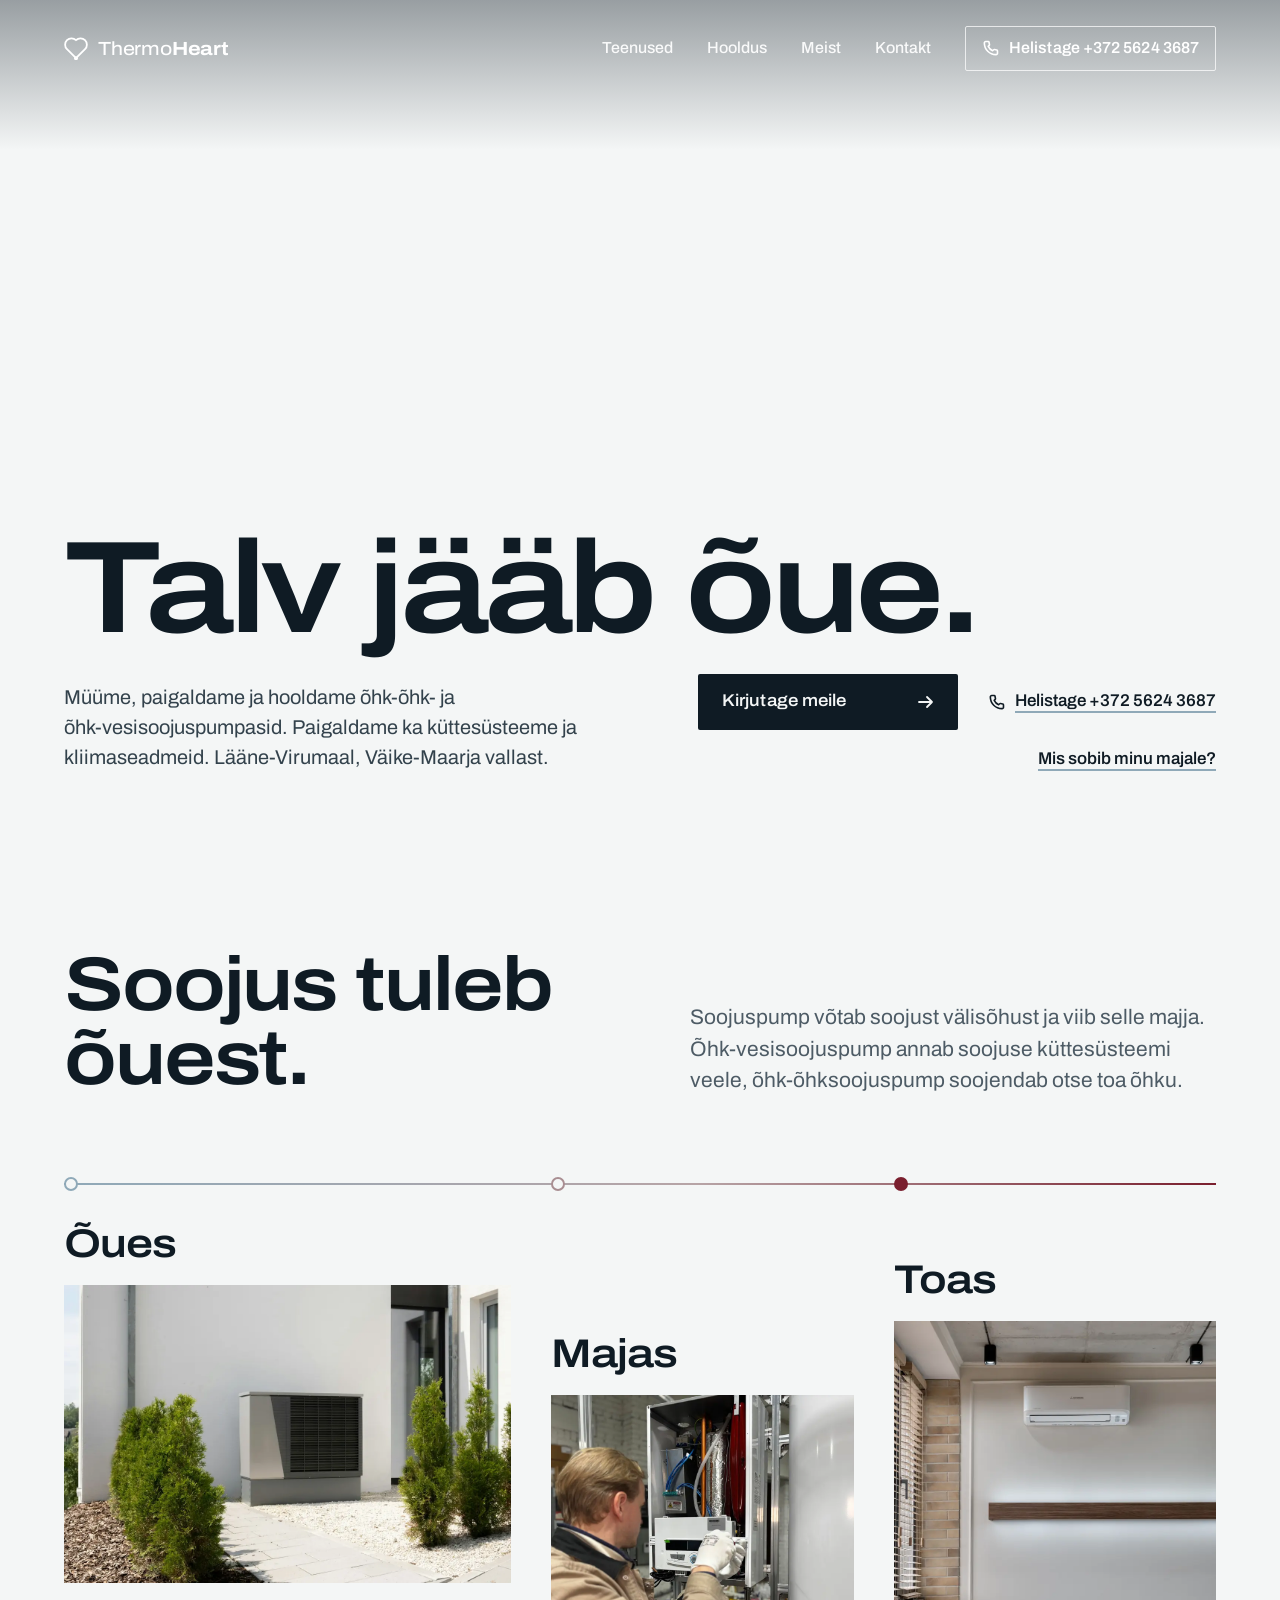
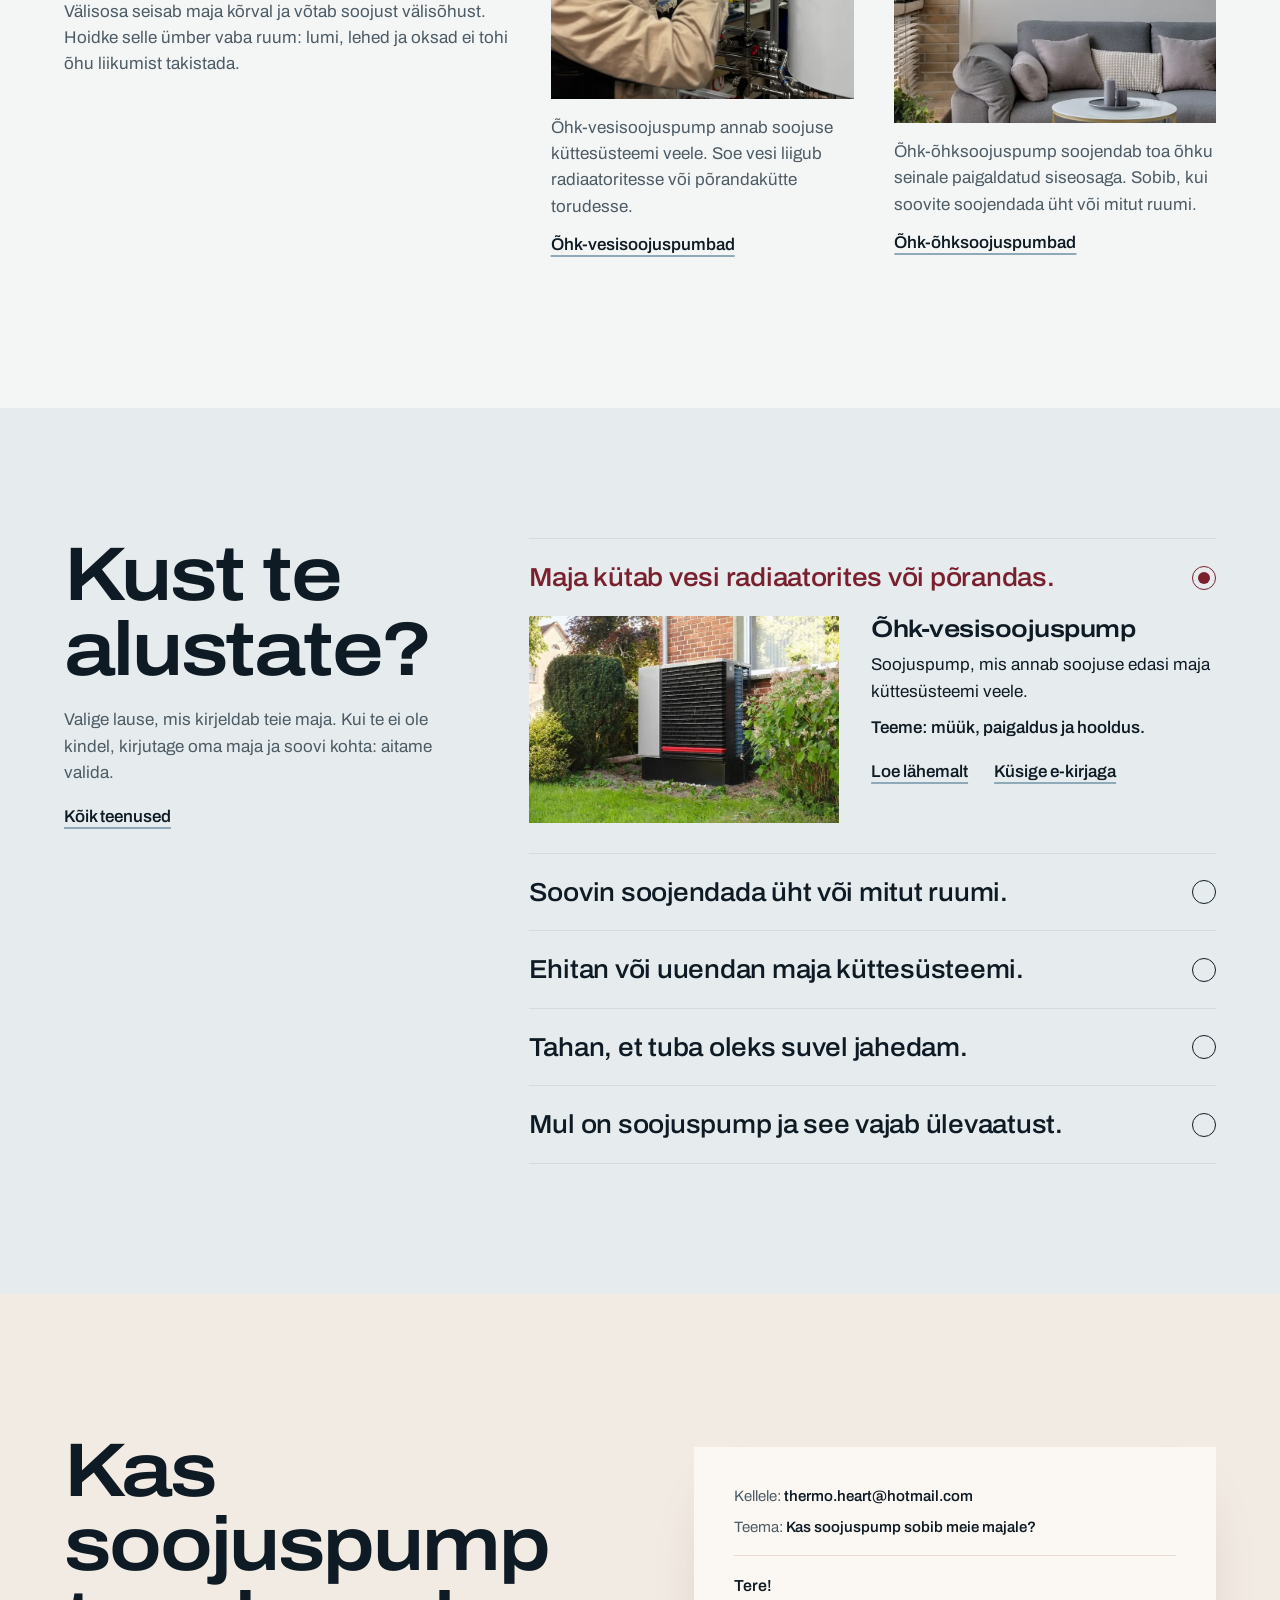
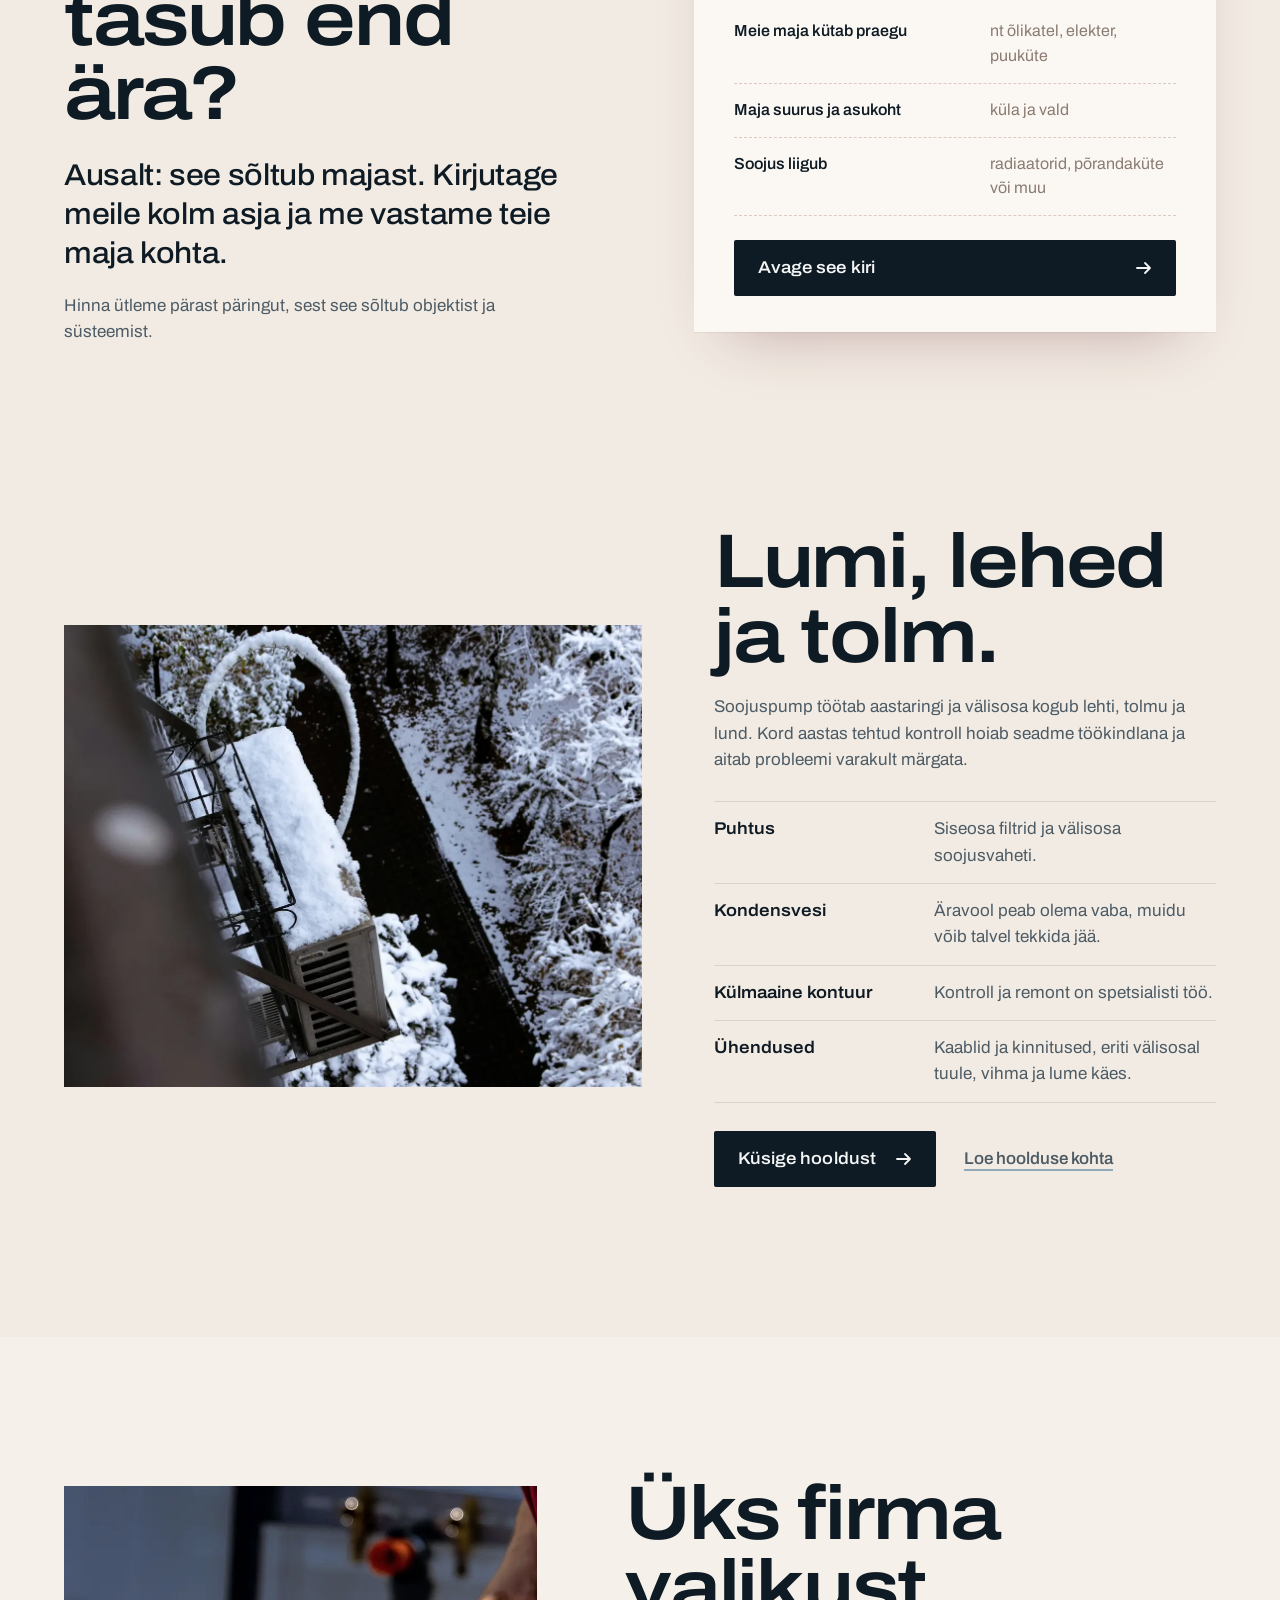
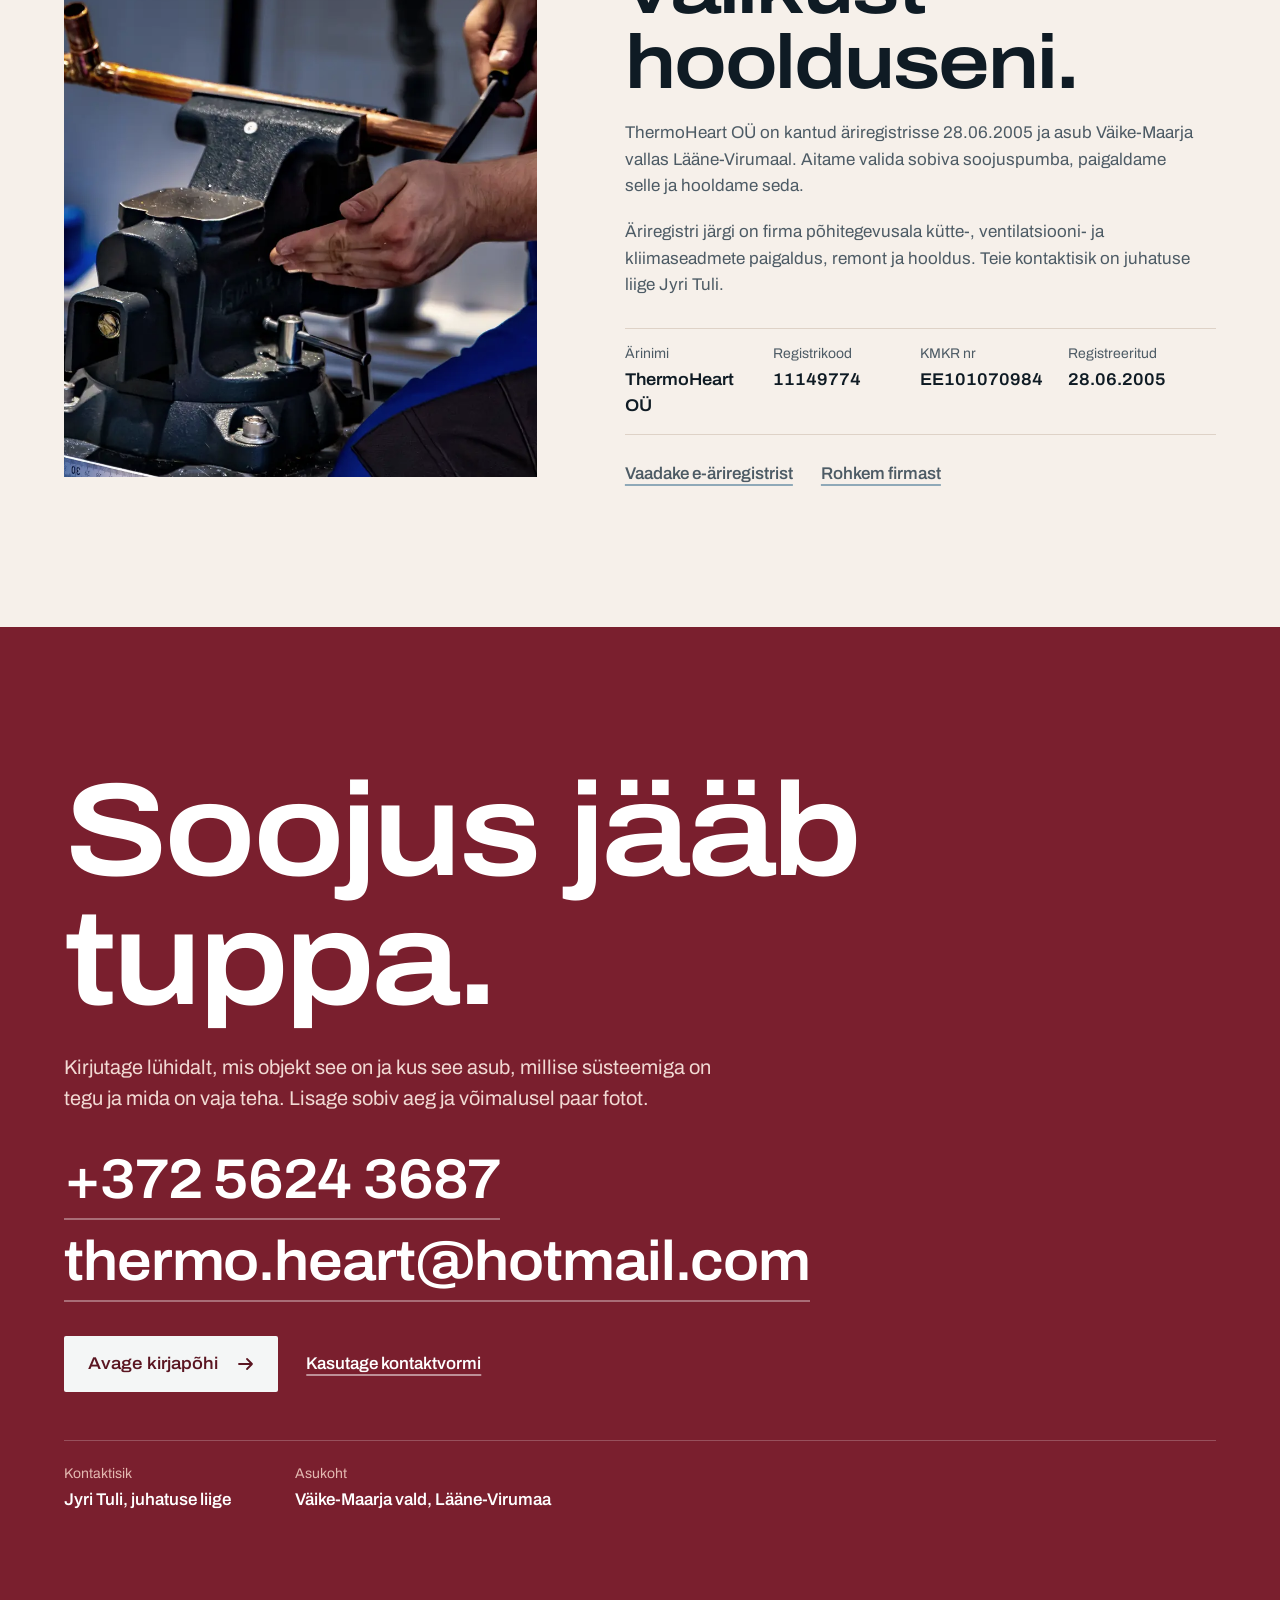
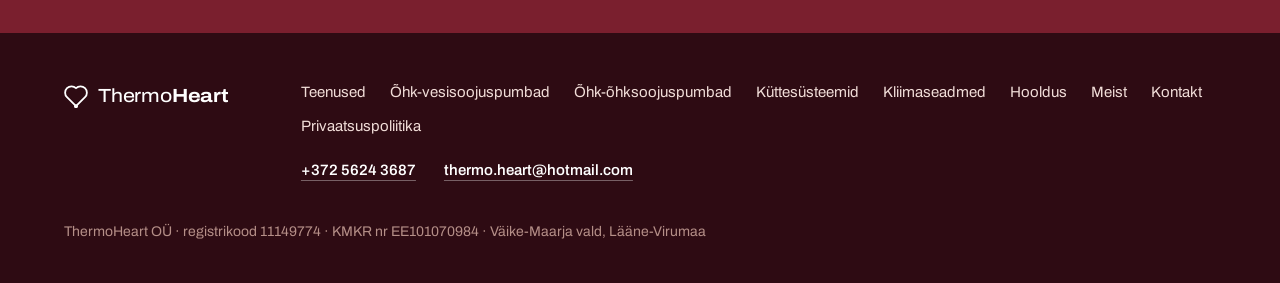
<file: index.html>
<!doctype html>
<html lang="et">
<head>
<meta charset="utf-8">
<meta name="viewport" content="width=device-width, initial-scale=1, viewport-fit=cover">
<title>ThermoHeart OÜ: soojuspumbad ja küte Lääne-Virumaal</title>
<meta name="description" content="Õhk-õhk- ja õhk-vesisoojuspumpade müük, paigaldus ja hooldus, kliimaseadmete ja küttesüsteemide paigaldus. ThermoHeart OÜ, Väike-Maarja vald, Lääne-Virumaa.">
<meta name="robots" content="noindex">
<link rel="canonical" href="https://www.thermoheart.ee/">
<meta property="og:type" content="website">
<meta property="og:locale" content="et_EE">
<meta property="og:site_name" content="ThermoHeart OÜ">
<meta property="og:title" content="ThermoHeart OÜ: soojuspumbad ja küte Lääne-Virumaal">
<meta property="og:description" content="Õhk-õhk- ja õhk-vesisoojuspumpade müük, paigaldus ja hooldus, kliimaseadmete ja küttesüsteemide paigaldus. ThermoHeart OÜ, Väike-Maarja vald, Lääne-Virumaa.">
<meta name="theme-color" content="#F4F6F6">
<link rel="icon" type="image/svg+xml" href="data:image/svg+xml,%3Csvg%20xmlns='http://www.w3.org/2000/svg'%20viewBox='0%200%2064%2064'%3E%3Crect%20width='64'%20height='64'%20rx='14'%20fill='%237A1F2E'/%3E%3Cpath%20d='M32%2053%20L10.79%2031.79%20A15%2015%200%200%201%2032%2010.57%20A15%2015%200%200%201%2053.21%2031.79%20Z'%20fill='none'%20stroke='%23F2EDE4'%20stroke-width='4.2'%20stroke-linejoin='round'/%3E%3Ccircle%20cx='32'%20cy='53'%20r='4'%20fill='%23F2EDE4'/%3E%3C/svg%3E">
<link rel="preload" href="fonts/archivo-latin.woff2" as="font" type="font/woff2" crossorigin>
<link rel="stylesheet" href="css/home.css">
<script>document.documentElement.className+=' js';</script>
<script src="js/home.js" defer></script>
<script type="application/ld+json">
{
  "@context": "https://schema.org",
  "@type": "HVACBusiness",
  "name": "ThermoHeart OÜ",
  "legalName": "ThermoHeart OÜ",
  "email": "thermo.heart@hotmail.com",
  "telephone": "+372 5624 3687",
  "foundingDate": "2005-06-28",
  "vatID": "EE101070984",
  "identifier": {
    "@type": "PropertyValue",
    "propertyID": "registrikood",
    "value": "11149774"
  },
  "address": {
    "@type": "PostalAddress",
    "addressLocality": "Väike-Maarja vald",
    "addressRegion": "Lääne-Viru maakond",
    "addressCountry": "EE"
  },
  "employee": {
    "@type": "Person",
    "name": "Jyri Tuli",
    "jobTitle": "Juhatuse liige"
  }
}
</script>
</head>
<body>
<a class="skip" href="#sisu">Põhisisu juurde</a>

<header class="mast">
  <a class="mark" href="index.html" aria-label="ThermoHeart OÜ, avaleht">
    <svg viewBox="40 70 320 305" aria-hidden="true" focusable="false"><path d="M200 352 L79.79 231.79 A85 85 0 0 1 200 111.58 A85 85 0 0 1 320.21 231.79 Z" fill="none" stroke="#fff" stroke-width="24" stroke-linejoin="round"/><circle cx="200" cy="352" r="26" fill="#fff"/></svg>
    <span>Thermo<b>Heart</b></span>
  </a>
  <nav class="mast-nav" aria-label="Põhimenüü">
    <a href="teenused.html">Teenused</a>
    <a href="hooldus.html">Hooldus</a>
    <a href="meist.html">Meist</a>
    <a href="kontakt.html">Kontakt</a>
    <a class="mast-tel" href="tel:+37256243687"><svg viewBox="0 0 20 20" aria-hidden="true" focusable="false"><path d="M4.2 2.8h2.6a1 1 0 0 1 1 .8l.5 2.6a1 1 0 0 1-.3.9L6.9 8.2a10.5 10.5 0 0 0 4.9 4.9l1.1-1.1a1 1 0 0 1 .9-.3l2.6.5a1 1 0 0 1 .8 1v2.6a1.6 1.6 0 0 1-1.7 1.6A12.9 12.9 0 0 1 2.6 4.5 1.6 1.6 0 0 1 4.2 2.8z" fill="none" stroke="currentColor" stroke-width="1.8" stroke-linecap="round" stroke-linejoin="round"/></svg><span>Helistage <span class="nw">+372 5624 3687</span></span></a>
  </nav>
  <div class="mast-end">
    <a class="mast-call" href="tel:+37256243687" aria-label="Helistage +372 5624 3687"><svg viewBox="0 0 20 20" aria-hidden="true" focusable="false"><path d="M4.2 2.8h2.6a1 1 0 0 1 1 .8l.5 2.6a1 1 0 0 1-.3.9L6.9 8.2a10.5 10.5 0 0 0 4.9 4.9l1.1-1.1a1 1 0 0 1 .9-.3l2.6.5a1 1 0 0 1 .8 1v2.6a1.6 1.6 0 0 1-1.7 1.6A12.9 12.9 0 0 1 2.6 4.5 1.6 1.6 0 0 1 4.2 2.8z" fill="none" stroke="currentColor" stroke-width="1.8" stroke-linecap="round" stroke-linejoin="round"/></svg></a>
    <button class="menu-open" type="button" aria-expanded="false" aria-controls="menu"><span class="menu-txt">Menüü</span><span aria-hidden="true"></span></button>
  </div>
</header>

<div class="sheet" id="menu" hidden>
  <div class="sheet-top">
    <a class="mark" href="index.html" aria-label="ThermoHeart OÜ, avaleht">
      <svg viewBox="40 70 320 305" aria-hidden="true" focusable="false"><path d="M200 352 L79.79 231.79 A85 85 0 0 1 200 111.58 A85 85 0 0 1 320.21 231.79 Z" fill="none" stroke="#7A1F2E" stroke-width="24" stroke-linejoin="round"/><circle cx="200" cy="352" r="26" fill="#7A1F2E"/></svg>
      <span>Thermo<b>Heart</b></span>
    </a>
    <button class="sheet-close" type="button" aria-controls="menu" aria-expanded="true">Sulge</button>
  </div>
  <nav aria-label="Põhimenüü">
    <a href="teenused.html">Teenused</a>
    <a href="ohk-vesi-soojuspumbad.html">Õhk-vesisoojuspumbad</a>
    <a href="ohk-ohk-soojuspumbad.html">Õhk-õhksoojuspumbad</a>
    <a href="hooldus.html">Hooldus</a>
    <a href="meist.html">Meist</a>
    <a href="kontakt.html">Kontakt</a>
  </nav>
  <p class="sheet-foot"><a class="sheet-tel" href="tel:+37256243687"><svg viewBox="0 0 20 20" aria-hidden="true" focusable="false"><path d="M4.2 2.8h2.6a1 1 0 0 1 1 .8l.5 2.6a1 1 0 0 1-.3.9L6.9 8.2a10.5 10.5 0 0 0 4.9 4.9l1.1-1.1a1 1 0 0 1 .9-.3l2.6.5a1 1 0 0 1 .8 1v2.6a1.6 1.6 0 0 1-1.7 1.6A12.9 12.9 0 0 1 2.6 4.5 1.6 1.6 0 0 1 4.2 2.8z" fill="none" stroke="currentColor" stroke-width="1.8" stroke-linecap="round" stroke-linejoin="round"/></svg><span>Helistage <span class="nw">+372 5624 3687</span></span></a>Kirjutage: <a href="mailto:thermo.heart@hotmail.com">thermo.heart@hotmail.com</a><br><span class="nw">Väike-Maarja</span> vald, <span class="nw">Lääne-Virumaa</span></p>
</div>

<main id="sisu">

  <section class="hero" aria-labelledby="h1">
    <picture class="hero-photo">
      <source media="(max-width: 760px)" srcset="img/v2-talv-900.webp" width="900" height="1440">
      <img src="img/v2-talv-2000.webp" width="2000" height="1231" fetchpriority="high" decoding="async" alt="Maamaja lumise põllu taga, puud härmas, talvine pärastlõuna">
    </picture>
    <div class="hero-copy">
      <h1 id="h1"><span>Talv jääb</span> <span>õue.</span></h1>
      <p class="hero-lead">Müüme, paigaldame ja hooldame <span class="nw">õhk-õhk-</span> ja <span class="nw">õhk-vesisoojuspumpasid</span>. Paigaldame ka küttesüsteeme ja kliimaseadmeid. <span class="nw">Lääne-Virumaal</span>, <span class="nw">Väike-Maarja</span> vallast.</p>
      <div class="hero-act">
        <a class="btn" href="mailto:thermo.heart@hotmail.com?subject=Hinnap%C3%A4ring&amp;body=Tere%21%0D%0A%0D%0AObjekt%20ja%20asukoht%20%28nt%20eramu%20v%C3%B5i%20talu%2C%20k%C3%BCla%20ja%20vald%29%3A%0D%0A%0D%0AS%C3%BCsteem%20%28nt%20%C3%B5hk-vesisoojuspump%2C%20k%C3%BCttes%C3%BCsteem%2C%20kliimaseade%29%3A%0D%0A%0D%0AMida%20on%20vaja%20teha%20%28nt%20paigaldus%2C%20hooldus%2C%20remont%29%3A%0D%0A%0D%0AMulle%20sobiv%20aeg%3A%0D%0A%0D%0ANimi%20ja%20telefon%3A%0D%0A">Kirjutage meile <svg viewBox="0 0 20 20" aria-hidden="true" focusable="false"><path d="M3 10h13M11 5l5 5-5 5" fill="none" stroke="currentColor" stroke-width="1.8" stroke-linecap="round" stroke-linejoin="round"/></svg></a>
        <a class="tlink tel" href="tel:+37256243687"><svg viewBox="0 0 20 20" aria-hidden="true" focusable="false"><path d="M4.2 2.8h2.6a1 1 0 0 1 1 .8l.5 2.6a1 1 0 0 1-.3.9L6.9 8.2a10.5 10.5 0 0 0 4.9 4.9l1.1-1.1a1 1 0 0 1 .9-.3l2.6.5a1 1 0 0 1 .8 1v2.6a1.6 1.6 0 0 1-1.7 1.6A12.9 12.9 0 0 1 2.6 4.5 1.6 1.6 0 0 1 4.2 2.8z" fill="none" stroke="currentColor" stroke-width="1.8" stroke-linecap="round" stroke-linejoin="round"/></svg><span>Helistage <span class="nw">+372 5624 3687</span></span></a>
        <a class="tlink" href="#valik">Mis sobib minu majale?</a>
      </div>
    </div>
  </section>

  <section class="path" aria-labelledby="path-h">
    <div class="wrap">
      <div class="path-head">
        <h2 id="path-h">Soojus tuleb õuest.</h2>
        <p class="lead">Soojuspump võtab soojust välisõhust ja viib selle majja. Õhk-vesisoojuspump annab soojuse küttesüsteemi veele, õhk-õhksoojuspump soojendab otse toa õhku.</p>
      </div>
      <ol class="stations">
        <li class="st st--out">
          <h3>Õues</h3>
          <figure><img src="img/v2-oues.webp" width="1200" height="800" loading="lazy" decoding="async" alt="Õhk-vesisoojuspumba välisosa valge maja seina ääres, ümber tujad"></figure>
          <p>Välisosa seisab maja kõrval ja võtab soojust välisõhust. Hoidke selle ümber vaba ruum: lumi, lehed ja oksad ei tohi õhu liikumist takistada.</p>
        </li>
        <li class="st st--in">
          <h3>Majas</h3>
          <figure><img src="img/v2-majas.webp" width="900" height="900" loading="lazy" decoding="async" alt="Tehnik paigaldamas küttesüsteemi seadet tehnoruumis"></figure>
          <p>Õhk-vesisoojuspump annab soojuse küttesüsteemi veele. Soe vesi liigub radiaatoritesse või põrandakütte torudesse.</p>
          <a class="tlink" href="ohk-vesi-soojuspumbad.html">Õhk-vesisoojuspumbad</a>
        </li>
        <li class="st st--room">
          <h3>Toas</h3>
          <figure><img src="img/v2-toas.webp" width="860" height="1075" loading="lazy" decoding="async" alt="Elutuba diivaniga, seinal siseosa"></figure>
          <p>Õhk-õhksoojuspump soojendab toa õhku seinale paigaldatud siseosaga. Sobib, kui soovite soojendada üht või mitut ruumi.</p>
          <a class="tlink" href="ohk-ohk-soojuspumbad.html">Õhk-õhksoojuspumbad</a>
        </li>
      </ol>
    </div>
  </section>

  <section class="pick" id="valik" aria-labelledby="pick-h">
    <div class="wrap pick-grid">
      <div class="pick-head">
        <h2 id="pick-h">Kust te alustate?</h2>
        <p>Valige lause, mis kirjeldab teie maja. Kui te ei ole kindel, kirjutage oma maja ja soovi kohta: aitame valida.</p>
        <a class="tlink" href="teenused.html">Kõik teenused</a>
      </div>
      <div class="pick-list">
        <details class="opt" name="valik" open>
          <summary><span>Maja kütab vesi radiaatorites või põrandas.</span><span class="opt-dot" aria-hidden="true"></span></summary>
          <div class="opt-a">
            <figure><img src="img/hero-800.webp" width="800" height="533" loading="lazy" decoding="async" alt="Õhk-vesisoojuspumba välisosa tellisseinaga maja ees aias"></figure>
            <div>
              <p class="opt-sys">Õhk-vesisoojuspump</p>
              <p>Soojuspump, mis annab soojuse edasi maja küttesüsteemi veele.</p>
              <p class="opt-do">Teeme: müük, paigaldus ja hooldus.</p>
              <p class="row"><a class="tlink" href="ohk-vesi-soojuspumbad.html">Loe lähemalt</a><a class="tlink" href="mailto:thermo.heart@hotmail.com?subject=K%C3%BCsimus%3A%20%C3%B5hk-vesisoojuspump&amp;body=Tere%21%0D%0A%0D%0AObjekt%20ja%20asukoht%3A%0D%0A%0D%0AMinu%20k%C3%BCsimus%3A%0D%0A%0D%0ANimi%20ja%20telefon%3A%0D%0A">Küsige e-kirjaga</a></p>
            </div>
          </div>
        </details>
        <details class="opt" name="valik">
          <summary><span>Soovin soojendada üht või mitut ruumi.</span><span class="opt-dot" aria-hidden="true"></span></summary>
          <div class="opt-a">
            <figure><img src="img/air-air-800.webp" width="800" height="534" loading="lazy" decoding="async" alt="Valgele seinale kinnitatud õhk-õhksoojuspumba välisosa sinise taeva taustal"></figure>
            <div>
              <p class="opt-sys">Õhk-õhksoojuspump</p>
              <p>Seinale paigaldatav soojuspump, mis soojendab toa õhku.</p>
              <p class="opt-do">Teeme: müük, paigaldus, hooldus ja remont.</p>
              <p class="row"><a class="tlink" href="ohk-ohk-soojuspumbad.html">Loe lähemalt</a><a class="tlink" href="mailto:thermo.heart@hotmail.com?subject=K%C3%BCsimus%3A%20%C3%B5hk-%C3%B5hksoojuspump&amp;body=Tere%21%0D%0A%0D%0AObjekt%20ja%20asukoht%3A%0D%0A%0D%0AMinu%20k%C3%BCsimus%3A%0D%0A%0D%0ANimi%20ja%20telefon%3A%0D%0A">Küsige e-kirjaga</a></p>
            </div>
          </div>
        </details>
        <details class="opt" name="valik">
          <summary><span>Ehitan või uuendan maja küttesüsteemi.</span><span class="opt-dot" aria-hidden="true"></span></summary>
          <div class="opt-a">
            <figure><img src="img/heating-800.webp" width="800" height="534" loading="lazy" decoding="async" alt="Küttesüsteemi jaotur torude, tsirkulatsioonipumba ja ventiilidega"></figure>
            <div>
              <p class="opt-sys">Küttesüsteem</p>
              <p>Torustik, jaotur ja pumbad, mis viivad soojuse ruumidesse.</p>
              <p class="opt-do">Teeme: paigaldus. Müügi ja hoolduse kohta küsige.</p>
              <p class="row"><a class="tlink" href="kuttesusteemid.html">Loe lähemalt</a><a class="tlink" href="mailto:thermo.heart@hotmail.com?subject=K%C3%BCsimus%3A%20k%C3%BCttes%C3%BCsteem&amp;body=Tere%21%0D%0A%0D%0AObjekt%20ja%20asukoht%3A%0D%0A%0D%0AMinu%20k%C3%BCsimus%3A%0D%0A%0D%0ANimi%20ja%20telefon%3A%0D%0A">Küsige e-kirjaga</a></p>
            </div>
          </div>
        </details>
        <details class="opt" name="valik">
          <summary><span>Tahan, et tuba oleks suvel jahedam.</span><span class="opt-dot" aria-hidden="true"></span></summary>
          <div class="opt-a">
            <figure><img src="img/climate-800.webp" width="800" height="534" loading="lazy" decoding="async" alt="Seinale paigaldatud kliimaseadme siseosa"></figure>
            <div>
              <p class="opt-sys">Kliimaseade</p>
              <p>Seinale paigaldatav seade, mis jahutab ruumi suvel.</p>
              <p class="opt-do">Teeme: paigaldus. Müügi ja hoolduse kohta küsige.</p>
              <p class="row"><a class="tlink" href="kliimaseadmed.html">Loe lähemalt</a><a class="tlink" href="mailto:thermo.heart@hotmail.com?subject=K%C3%BCsimus%3A%20kliimaseade&amp;body=Tere%21%0D%0A%0D%0AObjekt%20ja%20asukoht%3A%0D%0A%0D%0AMinu%20k%C3%BCsimus%3A%0D%0A%0D%0ANimi%20ja%20telefon%3A%0D%0A">Küsige e-kirjaga</a></p>
            </div>
          </div>
        </details>
        <details class="opt" name="valik">
          <summary><span>Mul on soojuspump ja see vajab ülevaatust.</span><span class="opt-dot" aria-hidden="true"></span></summary>
          <div class="opt-a">
            <figure><img src="img/service.webp" width="960" height="1200" loading="lazy" decoding="async" alt="Käsi õhksoojuspumba välisosa soojusvaheti juures"></figure>
            <div>
              <p class="opt-sys">Hooldus</p>
              <p>Hooldame õhk-õhk- ja õhk-vesisoojuspumpasid, õhk-õhksoojuspumpade puhul teeme ka remonti.</p>
              <p class="opt-do">Üldjuhul kord aastas. Täpne sagedus sõltub seadmest ja tootja juhendist.</p>
              <p class="row"><a class="tlink" href="hooldus.html">Loe lähemalt</a><a class="tlink" href="mailto:thermo.heart@hotmail.com?subject=Hooldus&amp;body=Tere%21%0D%0A%0D%0ASeadme%20liik%2C%20mark%20ja%20mudel%20%28kui%20teate%29%3A%0D%0A%0D%0AAsukoht%3A%0D%0A%0D%0AMida%20olete%20m%C3%A4rganud%3A%0D%0A%0D%0ANimi%20ja%20telefon%3A%0D%0A">Küsige hooldust</a></p>
            </div>
          </div>
        </details>
      </div>
    </div>
  </section>

  <section class="save" aria-labelledby="save-h">
    <div class="wrap save-grid">
      <div>
        <h2 id="save-h">Kas soojuspump tasub end ära?</h2>
        <p class="save-lead">Ausalt: see sõltub majast. Kirjutage meile kolm asja ja me vastame teie maja kohta.</p>
        <p class="fine">Hinna ütleme pärast päringut, sest see sõltub objektist ja süsteemist.</p>
      </div>
      <div class="letter" role="group" aria-label="Kiri, mille nupp avab">
        <p class="letter-meta"><span>Kellele: <b>thermo.heart@hotmail.com</b></span><span>Teema: <b>Kas soojuspump sobib meie majale?</b></span></p>
        <p class="letter-hi">Tere!</p>
        <ol>
          <li><span>Meie maja kütab praegu</span><i>nt õlikatel, elekter, puuküte</i></li>
          <li><span>Maja suurus ja asukoht</span><i>küla ja vald</i></li>
          <li><span>Soojus liigub</span><i>radiaatorid, põrandaküte või muu</i></li>
        </ol>
        <a class="btn" href="mailto:thermo.heart@hotmail.com?subject=Kas%20soojuspump%20sobib%20meie%20majale%3F&amp;body=Tere%21%0D%0A%0D%0AMeie%20maja%20k%C3%BCtab%20praegu%20%28nt%20%C3%B5likatel%2C%20elekter%2C%20puuk%C3%BCte%29%3A%0D%0A%0D%0AMaja%20suurus%20ja%20asukoht%20%28k%C3%BCla%20ja%20vald%29%3A%0D%0A%0D%0ASoojus%20liigub%20%28radiaatorid%2C%20p%C3%B5randak%C3%BCte%20v%C3%B5i%20muu%29%3A%0D%0A%0D%0ANimi%20ja%20telefon%3A%0D%0A">Avage see kiri <svg viewBox="0 0 20 20" aria-hidden="true" focusable="false"><path d="M3 10h13M11 5l5 5-5 5" fill="none" stroke="currentColor" stroke-width="1.8" stroke-linecap="round" stroke-linejoin="round"/></svg></a>
      </div>
    </div>
  </section>

  <section class="care" aria-labelledby="care-h">
    <div class="wrap care-in">
      <figure class="care-photo"><img src="img/v2-lumi.webp" width="1400" height="933" loading="lazy" decoding="async" alt="Lumega kaetud välisosa kronsteinil, all lumised puud"></figure>
      <div class="care-copy">
        <h2 id="care-h">Lumi, lehed ja tolm.</h2>
        <p>Soojuspump töötab aastaringi ja välisosa kogub lehti, tolmu ja lund. Kord aastas tehtud kontroll hoiab seadme töökindlana ja aitab probleemi varakult märgata.</p>
        <dl class="checks">
          <div><dt>Puhtus</dt><dd>Siseosa filtrid ja välisosa soojusvaheti.</dd></div>
          <div><dt>Kondensvesi</dt><dd>Äravool peab olema vaba, muidu võib talvel tekkida jää.</dd></div>
          <div><dt>Külmaaine kontuur</dt><dd>Kontroll ja remont on spetsialisti töö.</dd></div>
          <div><dt>Ühendused</dt><dd>Kaablid ja kinnitused, eriti välisosal tuule, vihma ja lume käes.</dd></div>
        </dl>
        <p class="row"><a class="btn" href="mailto:thermo.heart@hotmail.com?subject=Hooldus&amp;body=Tere%21%0D%0A%0D%0ASeadme%20liik%2C%20mark%20ja%20mudel%20%28kui%20teate%29%3A%0D%0A%0D%0AAsukoht%3A%0D%0A%0D%0AMida%20olete%20m%C3%A4rganud%3A%0D%0A%0D%0ANimi%20ja%20telefon%3A%0D%0A">Küsige hooldust <svg viewBox="0 0 20 20" aria-hidden="true" focusable="false"><path d="M3 10h13M11 5l5 5-5 5" fill="none" stroke="currentColor" stroke-width="1.8" stroke-linecap="round" stroke-linejoin="round"/></svg></a><a class="tlink" href="hooldus.html">Loe hoolduse kohta</a></p>
      </div>
    </div>
  </section>

  <section class="firm" aria-labelledby="firm-h">
    <div class="wrap firm-grid">
      <figure class="firm-photo"><img src="img/v2-toru.webp" width="860" height="1075" loading="lazy" decoding="async" alt="Paigaldaja töötab vasktoruga"></figure>
      <div class="firm-copy">
        <h2 id="firm-h">Üks firma valikust hoolduseni.</h2>
        <p>ThermoHeart OÜ on kantud äriregistrisse 28.06.2005 ja asub <span class="nw">Väike-Maarja</span> vallas <span class="nw">Lääne-Virumaal</span>. Aitame valida sobiva soojuspumba, paigaldame selle ja hooldame seda.</p>
        <p>Äriregistri järgi on firma põhitegevusala kütte-, ventilatsiooni- ja kliimaseadmete paigaldus, remont ja hooldus. Teie kontaktisik on juhatuse liige Jyri Tuli.</p>
        <dl class="reg">
          <div><dt>Ärinimi</dt><dd>ThermoHeart OÜ</dd></div>
          <div><dt>Registrikood</dt><dd>11149774</dd></div>
          <div><dt>KMKR nr</dt><dd>EE101070984</dd></div>
          <div><dt>Registreeritud</dt><dd>28.06.2005</dd></div>
        </dl>
        <p class="row"><a class="tlink" href="https://ariregister.rik.ee/est/company/11149774" target="_blank" rel="noopener">Vaadake e-äriregistrist</a><a class="tlink" href="meist.html">Rohkem firmast</a></p>
      </div>
    </div>
  </section>

  <section class="warm" id="kontakt" aria-labelledby="warm-h">
    <div class="wrap">
      <h2 id="warm-h">Soojus jääb tuppa.</h2>
      <p class="warm-lead">Kirjutage lühidalt, mis objekt see on ja kus see asub, millise süsteemiga on tegu ja mida on vaja teha. Lisage sobiv aeg ja võimalusel paar fotot.</p>
      <div class="warm-mails">
        <a class="mail mail--tel" href="tel:+37256243687">+372 5624 3687</a>
        <a class="mail" href="mailto:thermo.heart@hotmail.com">thermo.heart<wbr>@hotmail.com</a>
      </div>
      <p class="row"><a class="btn btn--snow" href="mailto:thermo.heart@hotmail.com?subject=Hinnap%C3%A4ring&amp;body=Tere%21%0D%0A%0D%0AObjekt%20ja%20asukoht%20%28nt%20eramu%20v%C3%B5i%20talu%2C%20k%C3%BCla%20ja%20vald%29%3A%0D%0A%0D%0AS%C3%BCsteem%20%28nt%20%C3%B5hk-vesisoojuspump%2C%20k%C3%BCttes%C3%BCsteem%2C%20kliimaseade%29%3A%0D%0A%0D%0AMida%20on%20vaja%20teha%20%28nt%20paigaldus%2C%20hooldus%2C%20remont%29%3A%0D%0A%0D%0AMulle%20sobiv%20aeg%3A%0D%0A%0D%0ANimi%20ja%20telefon%3A%0D%0A">Avage kirjapõhi <svg viewBox="0 0 20 20" aria-hidden="true" focusable="false"><path d="M3 10h13M11 5l5 5-5 5" fill="none" stroke="currentColor" stroke-width="1.8" stroke-linecap="round" stroke-linejoin="round"/></svg></a><a class="tlink" href="kontakt.html#vorm">Kasutage kontaktvormi</a></p>
      <dl class="warm-list">
        <div><dt>Kontaktisik</dt><dd>Jyri Tuli, juhatuse liige</dd></div>
        <div><dt>Asukoht</dt><dd><span class="nw">Väike-Maarja</span> vald, <span class="nw">Lääne-Virumaa</span></dd></div>
      </dl>
    </div>
  </section>
</main>

<footer class="foot">
  <div class="wrap foot-grid">
    <a class="mark" href="index.html" aria-label="ThermoHeart OÜ, avaleht">
      <svg viewBox="40 70 320 305" aria-hidden="true" focusable="false"><path d="M200 352 L79.79 231.79 A85 85 0 0 1 200 111.58 A85 85 0 0 1 320.21 231.79 Z" fill="none" stroke="#fff" stroke-width="24" stroke-linejoin="round"/><circle cx="200" cy="352" r="26" fill="#fff"/></svg>
      <span>Thermo<b>Heart</b></span>
    </a>
    <div class="foot-navs">
      <nav aria-label="Lehed"><a href="teenused.html">Teenused</a><a href="ohk-vesi-soojuspumbad.html">Õhk-vesisoojuspumbad</a><a href="ohk-ohk-soojuspumbad.html">Õhk-õhksoojuspumbad</a><a href="kuttesusteemid.html">Küttesüsteemid</a><a href="kliimaseadmed.html">Kliimaseadmed</a><a href="hooldus.html">Hooldus</a><a href="meist.html">Meist</a><a href="kontakt.html">Kontakt</a><a href="privaatsuspoliitika.html">Privaatsuspoliitika</a></nav>
      <p class="foot-contact"><a href="tel:+37256243687">+372 5624 3687</a><a href="mailto:thermo.heart@hotmail.com">thermo.heart@hotmail.com</a></p>
    </div>
    <p class="foot-legal">ThermoHeart OÜ · registrikood 11149774 · KMKR nr EE101070984 · <span class="nw">Väike-Maarja</span> vald, <span class="nw">Lääne-Virumaa</span></p>
  </div>
</footer>

<div class="dock">
  <button class="dock-menu" type="button" aria-expanded="false" aria-controls="menu"><span aria-hidden="true"></span><span class="menu-txt">Menüü</span></button>
  <a class="btn" href="mailto:thermo.heart@hotmail.com?subject=Hinnap%C3%A4ring&amp;body=Tere%21%0D%0A%0D%0AObjekt%20ja%20asukoht%20%28nt%20eramu%20v%C3%B5i%20talu%2C%20k%C3%BCla%20ja%20vald%29%3A%0D%0A%0D%0AS%C3%BCsteem%20%28nt%20%C3%B5hk-vesisoojuspump%2C%20k%C3%BCttes%C3%BCsteem%2C%20kliimaseade%29%3A%0D%0A%0D%0AMida%20on%20vaja%20teha%20%28nt%20paigaldus%2C%20hooldus%2C%20remont%29%3A%0D%0A%0D%0AMulle%20sobiv%20aeg%3A%0D%0A%0D%0ANimi%20ja%20telefon%3A%0D%0A">Kirjutage meile <svg viewBox="0 0 20 20" aria-hidden="true" focusable="false"><path d="M3 10h13M11 5l5 5-5 5" fill="none" stroke="currentColor" stroke-width="1.8" stroke-linecap="round" stroke-linejoin="round"/></svg></a>
  <a class="dock-call" href="tel:+37256243687" aria-label="Helistage +372 5624 3687"><svg viewBox="0 0 20 20" aria-hidden="true" focusable="false"><path d="M4.2 2.8h2.6a1 1 0 0 1 1 .8l.5 2.6a1 1 0 0 1-.3.9L6.9 8.2a10.5 10.5 0 0 0 4.9 4.9l1.1-1.1a1 1 0 0 1 .9-.3l2.6.5a1 1 0 0 1 .8 1v2.6a1.6 1.6 0 0 1-1.7 1.6A12.9 12.9 0 0 1 2.6 4.5 1.6 1.6 0 0 1 4.2 2.8z" fill="none" stroke="currentColor" stroke-width="1.8" stroke-linecap="round" stroke-linejoin="round"/></svg></a>
</div>
</body>
</html>
</file>
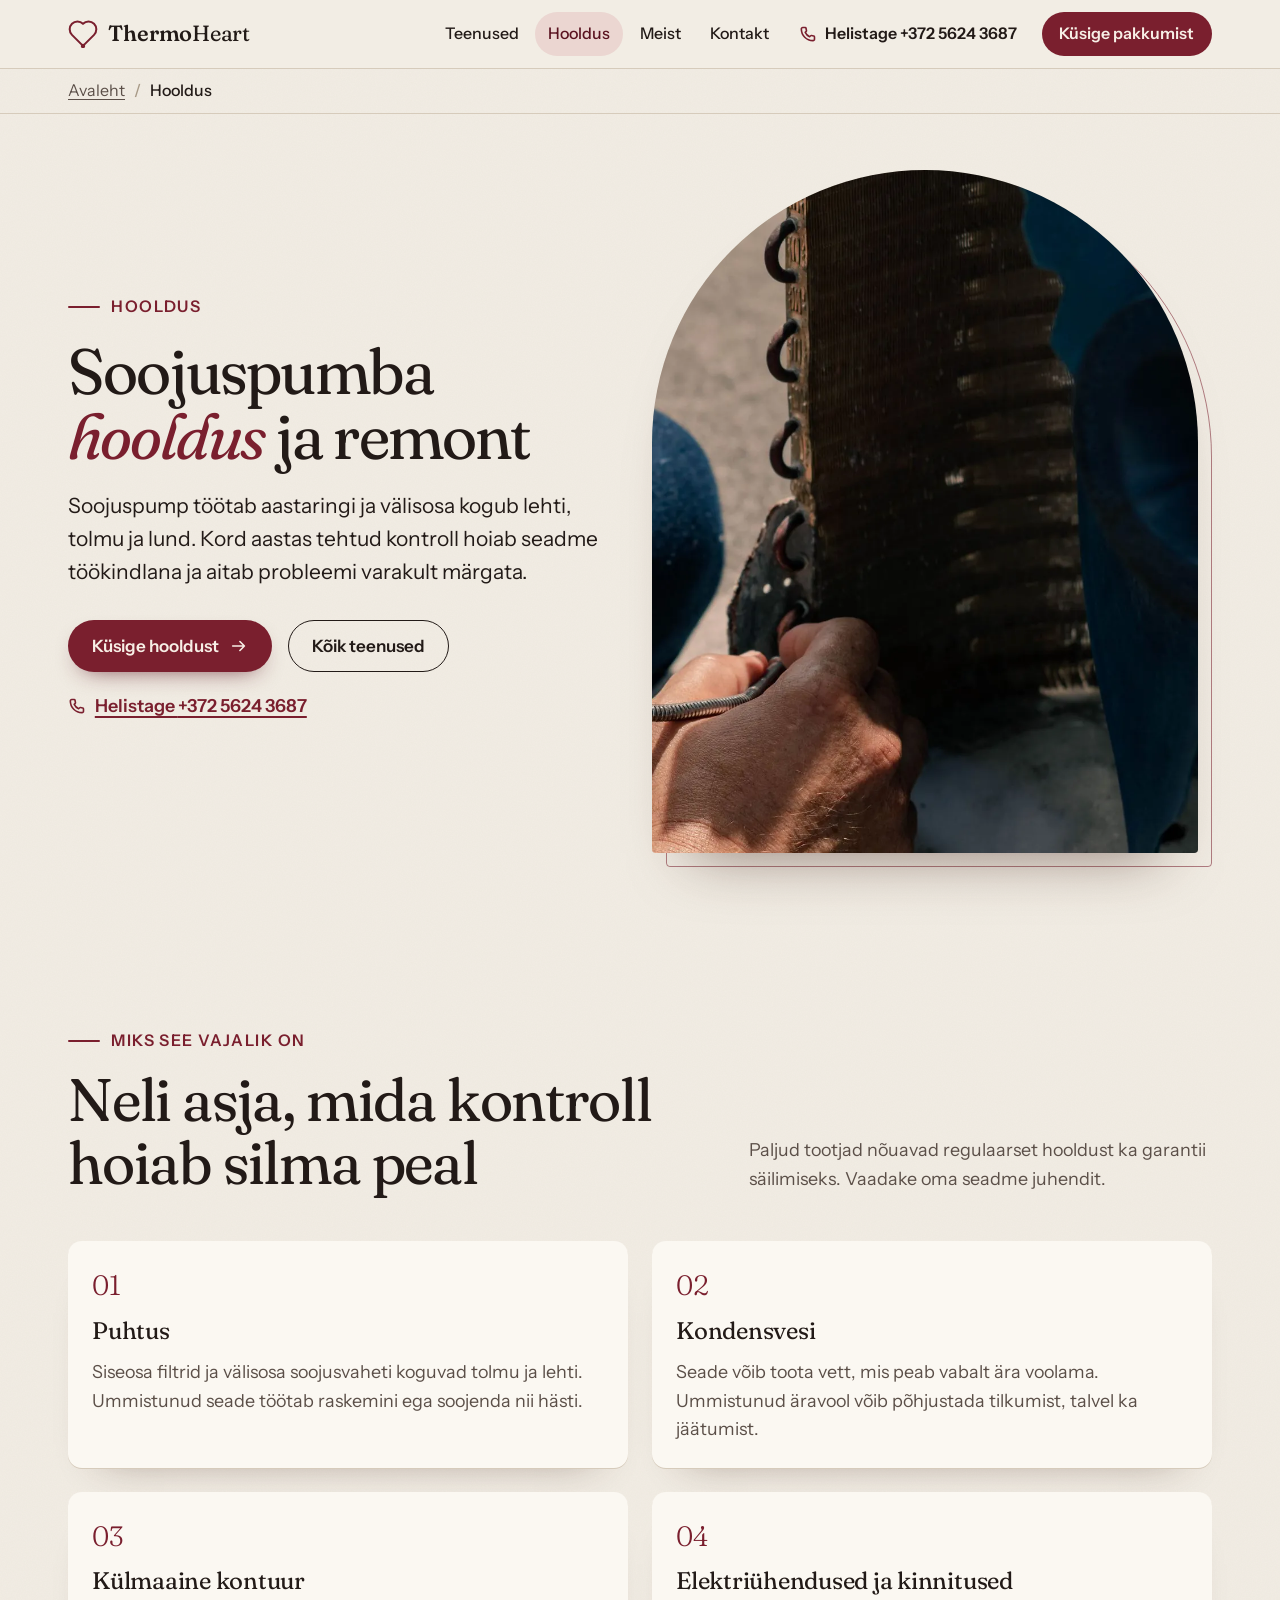
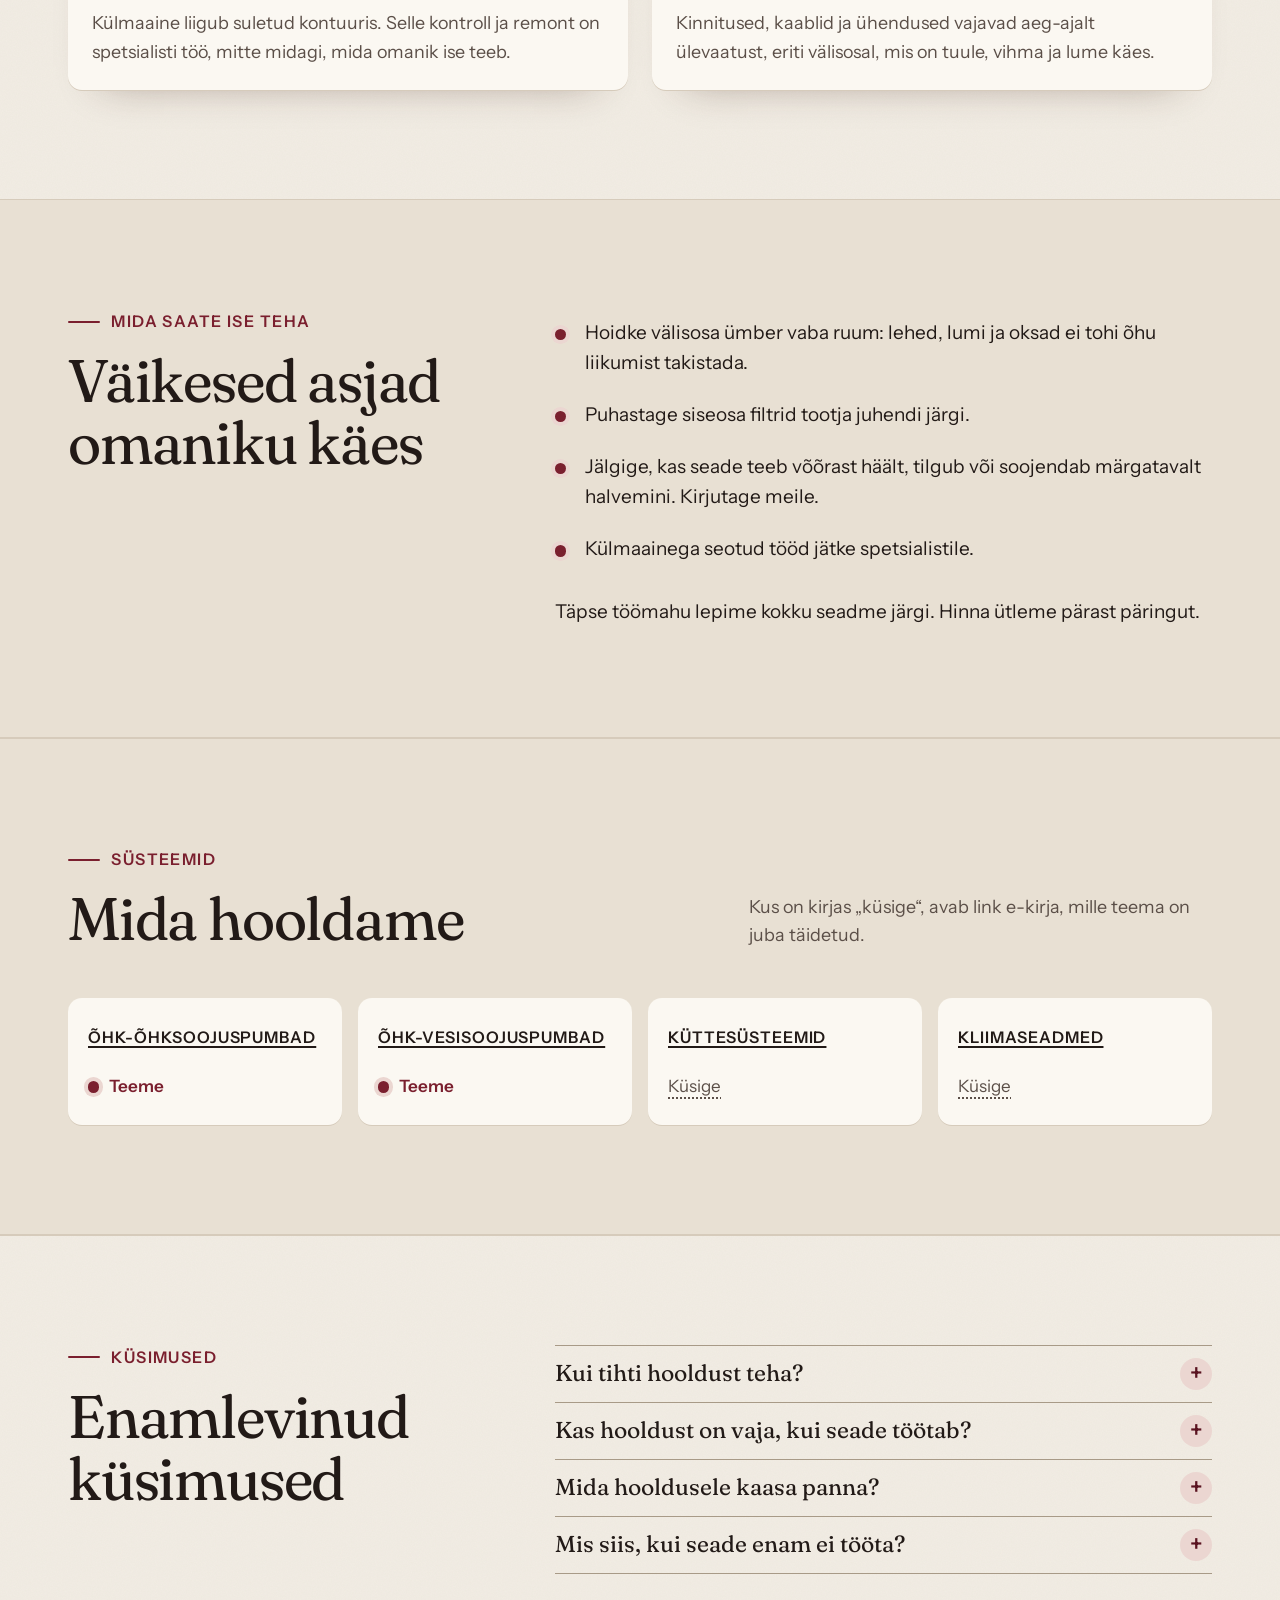
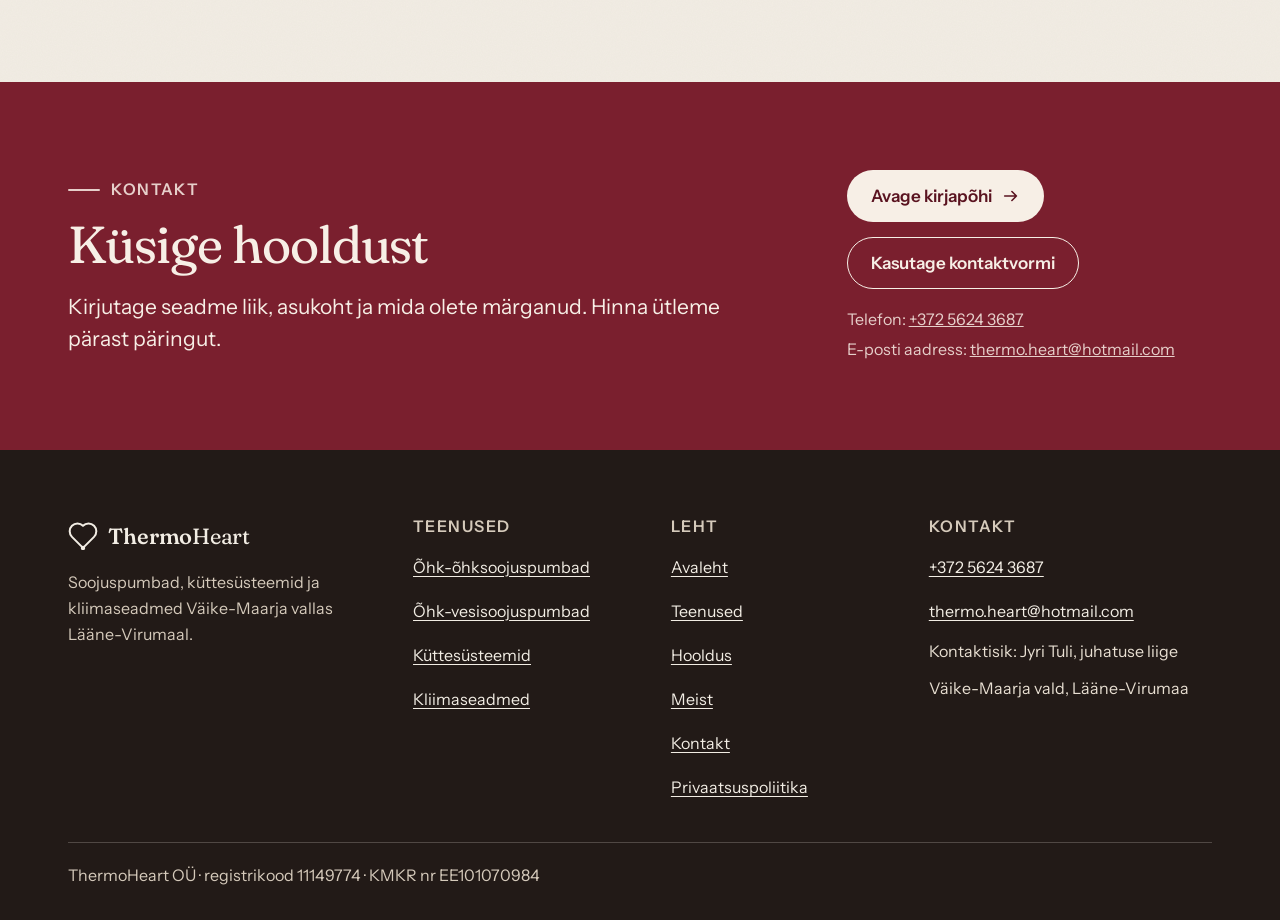
<file: hooldus.html>
<!doctype html>
<html lang="et">
<head>
<meta charset="utf-8">
<meta name="viewport" content="width=device-width, initial-scale=1">
<title>Soojuspumba hooldus ja remont | ThermoHeart OÜ</title>
<meta name="description" content="Miks soojuspump vajab regulaarset hooldust, mida saab omanik ise teha ja mida teeb spetsialist. ThermoHeart OÜ hooldab soojuspumpasid Lääne-Virumaal.">
<meta name="robots" content="noindex">
<meta property="og:type" content="website">
<meta property="og:locale" content="et_EE">
<meta property="og:site_name" content="ThermoHeart OÜ">
<meta property="og:title" content="Soojuspumba hooldus ja remont | ThermoHeart OÜ">
<meta property="og:description" content="Miks soojuspump vajab regulaarset hooldust, mida saab omanik ise teha ja mida teeb spetsialist. ThermoHeart OÜ hooldab soojuspumpasid Lääne-Virumaal.">
<meta name="theme-color" content="#F2EDE4">
<link rel="icon" type="image/svg+xml" href="data:image/svg+xml,%3Csvg%20xmlns='http://www.w3.org/2000/svg'%20viewBox='0%200%2064%2064'%3E%3Crect%20width='64'%20height='64'%20rx='14'%20fill='%237A1F2E'/%3E%3Cpath%20d='M32%2053%20L10.79%2031.79%20A15%2015%200%200%201%2032%2010.57%20A15%2015%200%200%201%2053.21%2031.79%20Z'%20fill='none'%20stroke='%23F2EDE4'%20stroke-width='4.2'%20stroke-linejoin='round'/%3E%3Ccircle%20cx='32'%20cy='53'%20r='4'%20fill='%23F2EDE4'/%3E%3C/svg%3E">
<link rel="preload" href="fonts/fraunces-normal-latin.woff2" as="font" type="font/woff2" crossorigin>
<link rel="preload" href="fonts/instrument-sans-normal-latin.woff2" as="font" type="font/woff2" crossorigin>
<link rel="stylesheet" href="css/style.css">
<script>document.documentElement.className+=' js';</script>
<script src="js/site.js" defer></script>
<script type="application/ld+json">
{
  "@context": "https://schema.org",
  "@type": "BreadcrumbList",
  "itemListElement": [
    {
      "@type": "ListItem",
      "position": 1,
      "name": "Avaleht",
      "item": "https://www.thermoheart.ee/"
    },
    {
      "@type": "ListItem",
      "position": 2,
      "name": "Hooldus",
      "item": "https://www.thermoheart.ee/hooldus.html"
    }
  ]
}
</script>
<script type="application/ld+json">
{
  "@context": "https://schema.org",
  "@type": "FAQPage",
  "mainEntity": [
    {
      "@type": "Question",
      "name": "Kui tihti hooldust teha?",
      "acceptedAnswer": {
        "@type": "Answer",
        "text": "Üldjuhul kord aastas. Täpne sagedus sõltub seadmest ja tootja juhendist, seega vaadake ka oma seadme kasutusjuhendit."
      }
    },
    {
      "@type": "Question",
      "name": "Kas hooldust on vaja, kui seade töötab?",
      "acceptedAnswer": {
        "@type": "Answer",
        "text": "Jah. Paljud probleemid on alguses märkamatud: seade töötab, kuid soojendab halvemini või teeb võõrast häält. Kontroll leiab need enne, kui seade seisma jääb."
      }
    },
    {
      "@type": "Question",
      "name": "Mida hooldusele kaasa panna?",
      "acceptedAnswer": {
        "@type": "Answer",
        "text": "Kirjutage seadme liik, mark ja mudel, kui te neid teate, ning paigalduskoht. Lisage, mida olete märganud, ja võimalusel foto."
      }
    },
    {
      "@type": "Question",
      "name": "Mis siis, kui seade enam ei tööta?",
      "acceptedAnswer": {
        "@type": "Answer",
        "text": "Õhk-õhksoojuspumpade remonti teeme. Kirjeldage vea märke ja lisage foto, siis ütleme, kuidas edasi minna."
      }
    }
  ]
}
</script>
</head>
<body>
<a class="skip" href="#sisu">Põhisisu juurde</a>

<header class="top">
  <div class="wrap">
    <a class="brand" href="index.html" aria-label="ThermoHeart OÜ, avaleht">
      <svg viewBox="40 70 320 305" aria-hidden="true" focusable="false"><path d="M200 352 L79.79 231.79 A85 85 0 0 1 200 111.58 A85 85 0 0 1 320.21 231.79 Z" fill="none" stroke="#7A1F2E" stroke-width="22" stroke-linejoin="round"/><circle cx="200" cy="352" r="24" fill="#7A1F2E"/></svg>
      <span><b>Thermo</b>Heart</span>
    </a>
    <a class="top-call" href="tel:+37256243687" aria-label="Helistage +372 5624 3687"><svg viewBox="0 0 20 20" aria-hidden="true" focusable="false"><path d="M4.2 2.8h2.6a1 1 0 0 1 1 .8l.5 2.6a1 1 0 0 1-.3.9L6.9 8.2a10.5 10.5 0 0 0 4.9 4.9l1.1-1.1a1 1 0 0 1 .9-.3l2.6.5a1 1 0 0 1 .8 1v2.6a1.6 1.6 0 0 1-1.7 1.6A12.9 12.9 0 0 1 2.6 4.5 1.6 1.6 0 0 1 4.2 2.8z" fill="none" stroke="currentColor" stroke-width="1.8" stroke-linecap="round" stroke-linejoin="round"/></svg></a>
    <button class="menu-btn" type="button" aria-expanded="false" aria-controls="menu"><span class="menu-btn-label">Menüü</span><svg viewBox="0 0 20 20" aria-hidden="true" focusable="false"><path class="i-open" d="M3 6h14M3 10h14M3 14h14" fill="none" stroke="currentColor" stroke-width="1.8" stroke-linecap="round"/><path class="i-close" d="M5 5l10 10M15 5L5 15" fill="none" stroke="currentColor" stroke-width="1.8" stroke-linecap="round"/></svg></button>
    <nav class="nav" id="menu" aria-label="Põhimenüü">
      <a href="teenused.html">Teenused</a>
      <a href="hooldus.html" aria-current="page">Hooldus</a>
      <a href="meist.html">Meist</a>
      <a href="kontakt.html">Kontakt</a>
      <a class="nav-tel" href="tel:+37256243687"><svg viewBox="0 0 20 20" aria-hidden="true" focusable="false"><path d="M4.2 2.8h2.6a1 1 0 0 1 1 .8l.5 2.6a1 1 0 0 1-.3.9L6.9 8.2a10.5 10.5 0 0 0 4.9 4.9l1.1-1.1a1 1 0 0 1 .9-.3l2.6.5a1 1 0 0 1 .8 1v2.6a1.6 1.6 0 0 1-1.7 1.6A12.9 12.9 0 0 1 2.6 4.5 1.6 1.6 0 0 1 4.2 2.8z" fill="none" stroke="currentColor" stroke-width="1.8" stroke-linecap="round" stroke-linejoin="round"/></svg><span class="nav-tel-txt">Helistage <span class="nw">+372 5624 3687</span></span></a>
      <a class="nav-cta" href="kontakt.html#vorm">Küsige pakkumist</a>
    </nav>
  </div>
</header>

<main id="sisu">
<nav class="crumbs" aria-label="Leivapuru"><div class="wrap"><ol><li><a href="index.html">Avaleht</a></li><li aria-current="page">Hooldus</li></ol></div></nav>
  <section class="hero page-hero" aria-labelledby="h1">
    <div class="wrap hero-grid">
      <div class="hero-text">
        <p class="kicker">Hooldus</p>
        <h1 id="h1">Soojuspumba <em>hooldus</em> ja remont</h1>
        <p class="lead">Soojuspump töötab aastaringi ja välisosa kogub lehti, tolmu ja lund. Kord aastas tehtud kontroll hoiab seadme töökindlana ja aitab probleemi varakult märgata.</p>
        <div class="actions">
          <a class="btn btn--primary" href="mailto:thermo.heart@hotmail.com?subject=Hooldusp%C3%A4ring&amp;body=Tere%21%0D%0A%0D%0ASeade%20%28liik%2C%20mark%20ja%20mudel%2C%20kui%20teate%29%3A%0D%0A%0D%0AObjekt%20ja%20asukoht%3A%0D%0A%0D%0AMida%20olete%20m%C3%A4rganud%20%28nt%20tilkumine%2C%20v%C3%B5%C3%B5ras%20heli%2C%20seade%20ei%20soojenda%29%3A%0D%0A%0D%0AMulle%20sobiv%20aeg%3A%0D%0A%0D%0ANimi%20ja%20telefon%3A%0D%0A">Küsige hooldust <svg viewBox="0 0 20 20" aria-hidden="true" focusable="false"><path d="M3 10h13M11 5l5 5-5 5" fill="none" stroke="currentColor" stroke-width="1.8" stroke-linecap="round" stroke-linejoin="round"/></svg></a>
          <a class="btn btn--ghost" href="teenused.html">Kõik teenused</a>
          <a class="tel-link" href="tel:+37256243687"><svg viewBox="0 0 20 20" aria-hidden="true" focusable="false"><path d="M4.2 2.8h2.6a1 1 0 0 1 1 .8l.5 2.6a1 1 0 0 1-.3.9L6.9 8.2a10.5 10.5 0 0 0 4.9 4.9l1.1-1.1a1 1 0 0 1 .9-.3l2.6.5a1 1 0 0 1 .8 1v2.6a1.6 1.6 0 0 1-1.7 1.6A12.9 12.9 0 0 1 2.6 4.5 1.6 1.6 0 0 1 4.2 2.8z" fill="none" stroke="currentColor" stroke-width="1.8" stroke-linecap="round" stroke-linejoin="round"/></svg><span>Helistage <span class="nw">+372 5624 3687</span></span></a>
        </div>
      </div>
      <figure class="hero-photo">
        <div class="hero-frame"><img src="img/service.webp" width="960" height="1200" fetchpriority="high" decoding="async" style="--pos:50% 82%" alt="Käsi õhksoojuspumba välisosa soojusvaheti juures"></div>
      </figure>
    </div>
  </section>

  <section class="section why" aria-labelledby="why-h">
    <div class="wrap">
      <div class="section-head">
        <div>
          <p class="kicker">Miks see vajalik on</p>
          <h2 class="h2" id="why-h">Neli asja, mida kontroll hoiab silma peal</h2>
        </div>
        <p>Paljud tootjad nõuavad regulaarset hooldust ka garantii säilimiseks. Vaadake oma seadme juhendit.</p>
      </div>
      <ol class="why-list"><li><h3>Puhtus</h3><p>Siseosa filtrid ja välisosa soojusvaheti koguvad tolmu ja lehti. Ummistunud seade töötab raskemini ega soojenda nii hästi.</p></li><li><h3>Kondensvesi</h3><p>Seade võib toota vett, mis peab vabalt ära voolama. Ummistunud äravool võib põhjustada tilkumist, talvel ka jäätumist.</p></li><li><h3>Külmaaine kontuur</h3><p>Külmaaine liigub suletud kontuuris. Selle kontroll ja remont on spetsialisti töö, mitte midagi, mida omanik ise teeb.</p></li><li><h3>Elektriühendused ja kinnitused</h3><p>Kinnitused, kaablid ja ühendused vajavad aeg-ajalt ülevaatust, eriti välisosal, mis on tuule, vihma ja lume käes.</p></li></ol>
    </div>
  </section>

  <section class="section split split--alt" aria-labelledby="ise-h">
    <div class="wrap split-grid">
      <div class="split-head">
        <p class="kicker">Mida saate ise teha</p>
        <h2 class="h2" id="ise-h">Väikesed asjad omaniku käes</h2>
      </div>
      <div class="split-body">
        <ul class="ticks"><li>Hoidke välisosa ümber vaba ruum: lehed, lumi ja oksad ei tohi õhu liikumist takistada.</li><li>Puhastage siseosa filtrid tootja juhendi järgi.</li><li>Jälgige, kas seade teeb võõrast häält, tilgub või soojendab märgatavalt halvemini. Kirjutage meile.</li><li>Külmaainega seotud tööd jätke spetsialistile.</li></ul>
        <p class="about-text">Täpse töömahu lepime kokku seadme järgi. Hinna ütleme pärast päringut.</p>
      </div>
    </div>
  </section>

  <section class="section works-sec" aria-labelledby="sys-h">
    <div class="wrap">
      <div class="section-head">
        <div>
          <p class="kicker">Süsteemid</p>
          <h2 class="h2" id="sys-h">Mida hooldame</h2>
        </div>
        <p>Kus on kirjas „küsige“, avab link e-kirja, mille teema on juba täidetud.</p>
      </div>
      <dl class="works works--four">
<div class="work"><dt><a href="ohk-ohk-soojuspumbad.html">Õhk-õhksoojuspumbad</a></dt><dd><span class="yes">Teeme</span></dd></div>
<div class="work"><dt><a href="ohk-vesi-soojuspumbad.html">Õhk-vesisoojuspumbad</a></dt><dd><span class="yes">Teeme</span></dd></div>
<div class="work"><dt><a href="kuttesusteemid.html">Küttesüsteemid</a></dt><dd><a class="ask" href="mailto:thermo.heart@hotmail.com?subject=K%C3%BCsimus%3A%20k%C3%BCttes%C3%BCsteemid%2C%20hooldus&amp;body=Tere%21%0D%0A%0D%0AObjekt%20ja%20asukoht%3A%0D%0A%0D%0AMinu%20k%C3%BCsimus%3A%0D%0A%0D%0ANimi%20ja%20telefon%3A%0D%0A" aria-label="Küsige e-kirjaga: küttesüsteemid, hooldus">Küsige</a></dd></div>
<div class="work"><dt><a href="kliimaseadmed.html">Kliimaseadmed</a></dt><dd><a class="ask" href="mailto:thermo.heart@hotmail.com?subject=K%C3%BCsimus%3A%20kliimaseadmed%2C%20hooldus&amp;body=Tere%21%0D%0A%0D%0AObjekt%20ja%20asukoht%3A%0D%0A%0D%0AMinu%20k%C3%BCsimus%3A%0D%0A%0D%0ANimi%20ja%20telefon%3A%0D%0A" aria-label="Küsige e-kirjaga: kliimaseadmed, hooldus">Küsige</a></dd></div>
</dl>
    </div>
  </section>

  <section class="section faq" aria-labelledby="faq-h">
    <div class="wrap split-grid">
      <div class="split-head">
        <p class="kicker">Küsimused</p>
        <h2 class="h2" id="faq-h">Enamlevinud küsimused</h2>
      </div>
      <div class="split-body faq-list"><details><summary>Kui tihti hooldust teha?</summary><p>Üldjuhul kord aastas. Täpne sagedus sõltub seadmest ja tootja juhendist, seega vaadake ka oma seadme kasutusjuhendit.</p></details><details><summary>Kas hooldust on vaja, kui seade töötab?</summary><p>Jah. Paljud probleemid on alguses märkamatud: seade töötab, kuid soojendab halvemini või teeb võõrast häält. Kontroll leiab need enne, kui seade seisma jääb.</p></details><details><summary>Mida hooldusele kaasa panna?</summary><p>Kirjutage seadme liik, mark ja mudel, kui te neid teate, ning paigalduskoht. Lisage, mida olete märganud, ja võimalusel foto.</p></details><details><summary>Mis siis, kui seade enam ei tööta?</summary><p>Õhk-õhksoojuspumpade remonti teeme. Kirjeldage vea märke ja lisage foto, siis ütleme, kuidas edasi minna.</p></details></div>
    </div>
  </section>

  <section class="section contact cta" aria-labelledby="cta-h">
    <div class="wrap cta-grid">
      <div>
        <p class="kicker">Kontakt</p>
        <h2 class="h2" id="cta-h">Küsige hooldust</h2>
        <p class="lead">Kirjutage seadme liik, asukoht ja mida olete märganud. Hinna ütleme pärast päringut.</p>
      </div>
      <div class="cta-actions">
        <a class="btn btn--light" href="mailto:thermo.heart@hotmail.com?subject=Hooldusp%C3%A4ring&amp;body=Tere%21%0D%0A%0D%0ASeade%20%28liik%2C%20mark%20ja%20mudel%2C%20kui%20teate%29%3A%0D%0A%0D%0AObjekt%20ja%20asukoht%3A%0D%0A%0D%0AMida%20olete%20m%C3%A4rganud%20%28nt%20tilkumine%2C%20v%C3%B5%C3%B5ras%20heli%2C%20seade%20ei%20soojenda%29%3A%0D%0A%0D%0AMulle%20sobiv%20aeg%3A%0D%0A%0D%0ANimi%20ja%20telefon%3A%0D%0A">Avage kirjapõhi <svg viewBox="0 0 20 20" aria-hidden="true" focusable="false"><path d="M3 10h13M11 5l5 5-5 5" fill="none" stroke="currentColor" stroke-width="1.8" stroke-linecap="round" stroke-linejoin="round"/></svg></a>
        <a class="btn btn--outline-light" href="kontakt.html#vorm">Kasutage kontaktvormi</a>
        <p class="letter-cap">Telefon: <a href="tel:+37256243687"><span class="nw">+372 5624 3687</span></a></p>
        <p class="letter-cap">E-posti aadress: <a href="mailto:thermo.heart@hotmail.com">thermo.heart@hotmail.com</a></p>
      </div>
    </div>
  </section>
</main>

<footer class="foot">
  <div class="wrap">
    <div class="foot-grid">
      <div class="foot-about">
        <a class="brand brand--foot" href="index.html" aria-label="ThermoHeart OÜ, avaleht">
          <svg viewBox="40 70 320 305" aria-hidden="true" focusable="false"><path d="M200 352 L79.79 231.79 A85 85 0 0 1 200 111.58 A85 85 0 0 1 320.21 231.79 Z" fill="none" stroke="#F2EDE4" stroke-width="22" stroke-linejoin="round"/><circle cx="200" cy="352" r="24" fill="#F2EDE4"/></svg>
          <span><b>Thermo</b>Heart</span>
        </a>
        <p>Soojuspumbad, küttesüsteemid ja kliimaseadmed Väike-Maarja vallas Lääne-Virumaal.</p>
      </div>
      <div>
        <p class="foot-title">Teenused</p>
        <ul><li><a href="ohk-ohk-soojuspumbad.html">Õhk-õhksoojuspumbad</a></li><li><a href="ohk-vesi-soojuspumbad.html">Õhk-vesisoojuspumbad</a></li><li><a href="kuttesusteemid.html">Küttesüsteemid</a></li><li><a href="kliimaseadmed.html">Kliimaseadmed</a></li></ul>
      </div>
      <div>
        <p class="foot-title">Leht</p>
        <ul><li><a href="index.html">Avaleht</a></li><li><a href="teenused.html">Teenused</a></li><li><a href="hooldus.html">Hooldus</a></li><li><a href="meist.html">Meist</a></li><li><a href="kontakt.html">Kontakt</a></li><li><a href="privaatsuspoliitika.html">Privaatsuspoliitika</a></li></ul>
      </div>
      <div>
        <p class="foot-title">Kontakt</p>
        <ul>
          <li><a href="tel:+37256243687">+372 5624 3687</a></li>
          <li><a href="mailto:thermo.heart@hotmail.com">thermo.heart@hotmail.com</a></li>
          <li class="foot-text">Kontaktisik: Jyri Tuli, juhatuse liige</li>
          <li class="foot-text">Väike-Maarja vald, Lääne-Virumaa</li>
        </ul>
      </div>
    </div>
    <p class="foot-legal">ThermoHeart OÜ · registrikood 11149774 · KMKR nr EE101070984</p>
  </div>
</footer>
</body>
</html>
</file>
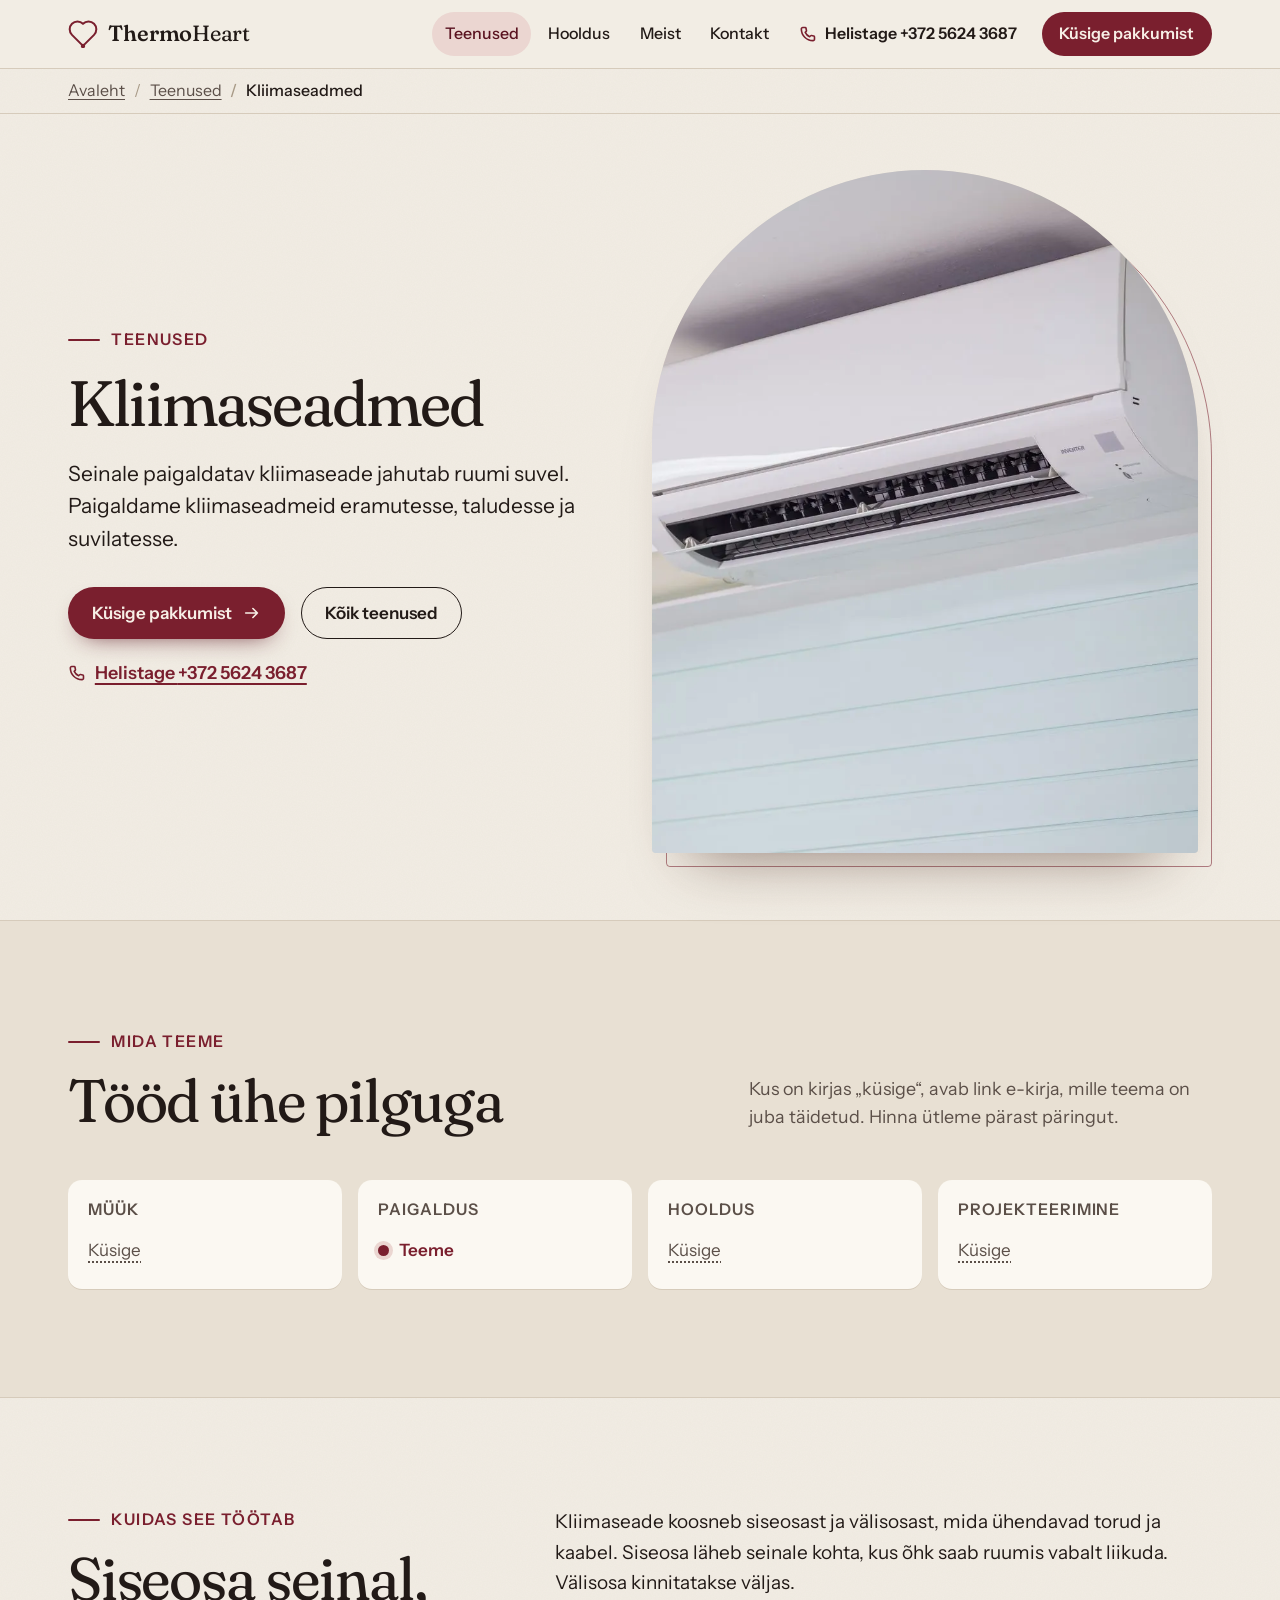
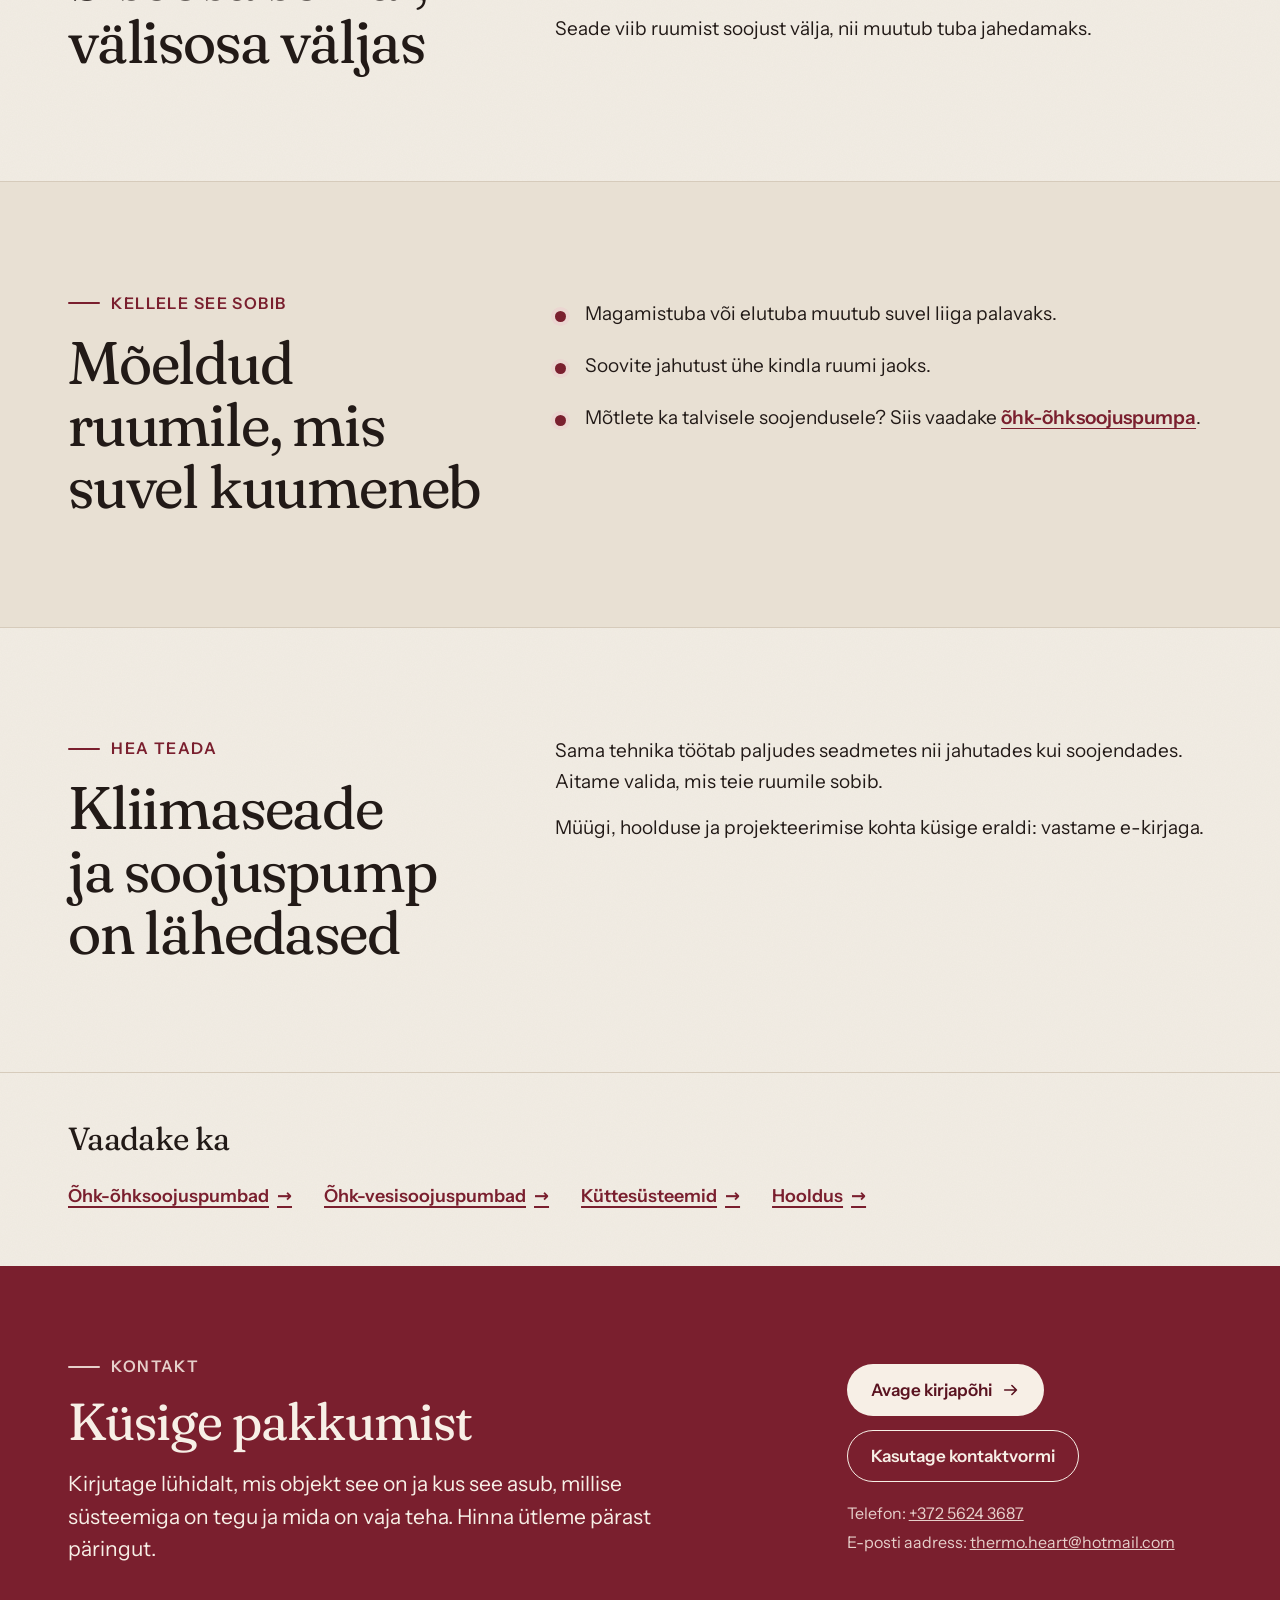
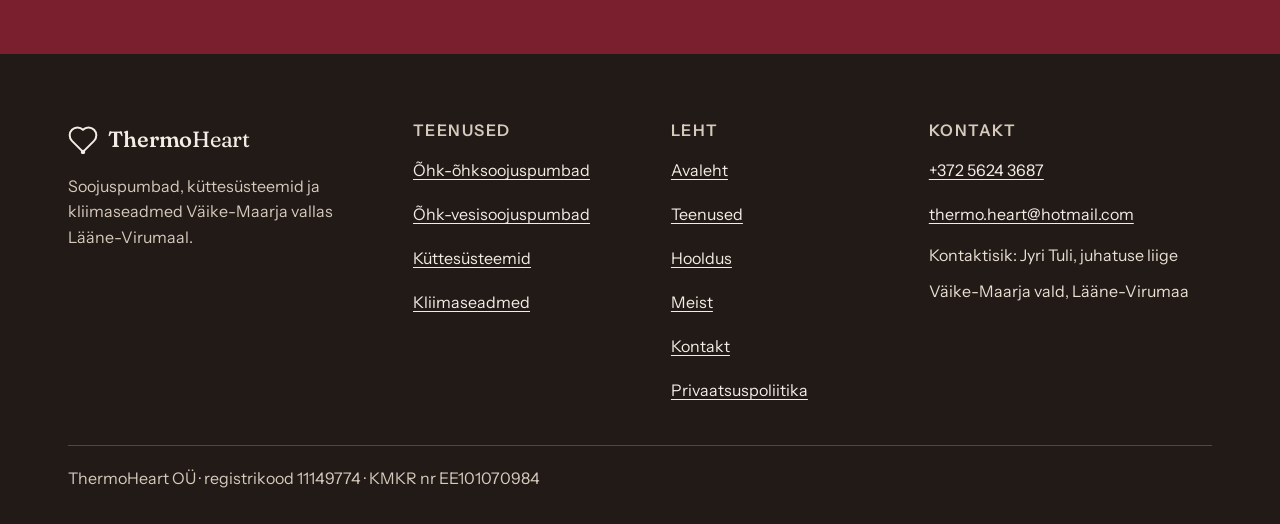
<file: kliimaseadmed.html>
<!doctype html>
<html lang="et">
<head>
<meta charset="utf-8">
<meta name="viewport" content="width=device-width, initial-scale=1">
<title>Kliimaseadmete paigaldus | ThermoHeart OÜ</title>
<meta name="description" content="Kliimaseadmete paigaldus Väike-Maarja vallas, Lääne-Virumaal. Jahe tuba kuumal päeval: vaadake, kellele see sobib, ja küsige pakkumist.">
<meta name="robots" content="noindex">
<meta property="og:type" content="website">
<meta property="og:locale" content="et_EE">
<meta property="og:site_name" content="ThermoHeart OÜ">
<meta property="og:title" content="Kliimaseadmete paigaldus | ThermoHeart OÜ">
<meta property="og:description" content="Kliimaseadmete paigaldus Väike-Maarja vallas, Lääne-Virumaal. Jahe tuba kuumal päeval: vaadake, kellele see sobib, ja küsige pakkumist.">
<meta name="theme-color" content="#F2EDE4">
<link rel="icon" type="image/svg+xml" href="data:image/svg+xml,%3Csvg%20xmlns='http://www.w3.org/2000/svg'%20viewBox='0%200%2064%2064'%3E%3Crect%20width='64'%20height='64'%20rx='14'%20fill='%237A1F2E'/%3E%3Cpath%20d='M32%2053%20L10.79%2031.79%20A15%2015%200%200%201%2032%2010.57%20A15%2015%200%200%201%2053.21%2031.79%20Z'%20fill='none'%20stroke='%23F2EDE4'%20stroke-width='4.2'%20stroke-linejoin='round'/%3E%3Ccircle%20cx='32'%20cy='53'%20r='4'%20fill='%23F2EDE4'/%3E%3C/svg%3E">
<link rel="preload" href="fonts/fraunces-normal-latin.woff2" as="font" type="font/woff2" crossorigin>
<link rel="preload" href="fonts/instrument-sans-normal-latin.woff2" as="font" type="font/woff2" crossorigin>
<link rel="stylesheet" href="css/style.css">
<script>document.documentElement.className+=' js';</script>
<script src="js/site.js" defer></script>
<script type="application/ld+json">
{
  "@context": "https://schema.org",
  "@type": "BreadcrumbList",
  "itemListElement": [
    {
      "@type": "ListItem",
      "position": 1,
      "name": "Avaleht",
      "item": "https://www.thermoheart.ee/"
    },
    {
      "@type": "ListItem",
      "position": 2,
      "name": "Teenused",
      "item": "https://www.thermoheart.ee/teenused.html"
    },
    {
      "@type": "ListItem",
      "position": 3,
      "name": "Kliimaseadmed",
      "item": "https://www.thermoheart.ee/kliimaseadmed.html"
    }
  ]
}
</script>
<script type="application/ld+json">
{
  "@context": "https://schema.org",
  "@type": "Service",
  "serviceType": "Kliimaseadmete paigaldus",
  "name": "Kliimaseadmed",
  "provider": {
    "@type": "HVACBusiness",
    "name": "ThermoHeart OÜ",
    "email": "thermo.heart@hotmail.com",
    "telephone": "+372 5624 3687"
  }
}
</script>
</head>
<body>
<a class="skip" href="#sisu">Põhisisu juurde</a>

<header class="top">
  <div class="wrap">
    <a class="brand" href="index.html" aria-label="ThermoHeart OÜ, avaleht">
      <svg viewBox="40 70 320 305" aria-hidden="true" focusable="false"><path d="M200 352 L79.79 231.79 A85 85 0 0 1 200 111.58 A85 85 0 0 1 320.21 231.79 Z" fill="none" stroke="#7A1F2E" stroke-width="22" stroke-linejoin="round"/><circle cx="200" cy="352" r="24" fill="#7A1F2E"/></svg>
      <span><b>Thermo</b>Heart</span>
    </a>
    <a class="top-call" href="tel:+37256243687" aria-label="Helistage +372 5624 3687"><svg viewBox="0 0 20 20" aria-hidden="true" focusable="false"><path d="M4.2 2.8h2.6a1 1 0 0 1 1 .8l.5 2.6a1 1 0 0 1-.3.9L6.9 8.2a10.5 10.5 0 0 0 4.9 4.9l1.1-1.1a1 1 0 0 1 .9-.3l2.6.5a1 1 0 0 1 .8 1v2.6a1.6 1.6 0 0 1-1.7 1.6A12.9 12.9 0 0 1 2.6 4.5 1.6 1.6 0 0 1 4.2 2.8z" fill="none" stroke="currentColor" stroke-width="1.8" stroke-linecap="round" stroke-linejoin="round"/></svg></a>
    <button class="menu-btn" type="button" aria-expanded="false" aria-controls="menu"><span class="menu-btn-label">Menüü</span><svg viewBox="0 0 20 20" aria-hidden="true" focusable="false"><path class="i-open" d="M3 6h14M3 10h14M3 14h14" fill="none" stroke="currentColor" stroke-width="1.8" stroke-linecap="round"/><path class="i-close" d="M5 5l10 10M15 5L5 15" fill="none" stroke="currentColor" stroke-width="1.8" stroke-linecap="round"/></svg></button>
    <nav class="nav" id="menu" aria-label="Põhimenüü">
      <a href="teenused.html" aria-current="page">Teenused</a>
      <a href="hooldus.html">Hooldus</a>
      <a href="meist.html">Meist</a>
      <a href="kontakt.html">Kontakt</a>
      <a class="nav-tel" href="tel:+37256243687"><svg viewBox="0 0 20 20" aria-hidden="true" focusable="false"><path d="M4.2 2.8h2.6a1 1 0 0 1 1 .8l.5 2.6a1 1 0 0 1-.3.9L6.9 8.2a10.5 10.5 0 0 0 4.9 4.9l1.1-1.1a1 1 0 0 1 .9-.3l2.6.5a1 1 0 0 1 .8 1v2.6a1.6 1.6 0 0 1-1.7 1.6A12.9 12.9 0 0 1 2.6 4.5 1.6 1.6 0 0 1 4.2 2.8z" fill="none" stroke="currentColor" stroke-width="1.8" stroke-linecap="round" stroke-linejoin="round"/></svg><span class="nav-tel-txt">Helistage <span class="nw">+372 5624 3687</span></span></a>
      <a class="nav-cta" href="kontakt.html#vorm">Küsige pakkumist</a>
    </nav>
  </div>
</header>

<main id="sisu">
<nav class="crumbs" aria-label="Leivapuru"><div class="wrap"><ol><li><a href="index.html">Avaleht</a></li><li><a href="teenused.html">Teenused</a></li><li aria-current="page">Kliimaseadmed</li></ol></div></nav>
  <section class="hero page-hero" aria-labelledby="h1">
    <div class="wrap hero-grid">
      <div class="hero-text">
        <p class="kicker">Teenused</p>
        <h1 id="h1">Kliima&shy;seadmed</h1>
        <p class="lead">Seinale paigaldatav kliimaseade jahutab ruumi suvel. Paigaldame kliimaseadmeid eramutesse, taludesse ja suvilatesse.</p>
        <div class="actions">
          <a class="btn btn--primary" href="mailto:thermo.heart@hotmail.com?subject=Hinnap%C3%A4ring%3A%20kliimaseadmed&amp;body=Tere%21%0D%0A%0D%0AObjekt%20ja%20asukoht%20%28nt%20eramu%20v%C3%B5i%20talu%2C%20k%C3%BCla%20ja%20vald%29%3A%0D%0A%0D%0AS%C3%BCsteem%3A%20Kliimaseadmed%0D%0A%0D%0AMida%20on%20vaja%20teha%20%28nt%20paigaldus%2C%20hooldus%2C%20remont%29%3A%0D%0A%0D%0AMulle%20sobiv%20aeg%3A%0D%0A%0D%0ANimi%20ja%20telefon%3A%0D%0A">Küsige pakkumist <svg viewBox="0 0 20 20" aria-hidden="true" focusable="false"><path d="M3 10h13M11 5l5 5-5 5" fill="none" stroke="currentColor" stroke-width="1.8" stroke-linecap="round" stroke-linejoin="round"/></svg></a>
          <a class="btn btn--ghost" href="teenused.html">Kõik teenused</a>
          <a class="tel-link" href="tel:+37256243687"><svg viewBox="0 0 20 20" aria-hidden="true" focusable="false"><path d="M4.2 2.8h2.6a1 1 0 0 1 1 .8l.5 2.6a1 1 0 0 1-.3.9L6.9 8.2a10.5 10.5 0 0 0 4.9 4.9l1.1-1.1a1 1 0 0 1 .9-.3l2.6.5a1 1 0 0 1 .8 1v2.6a1.6 1.6 0 0 1-1.7 1.6A12.9 12.9 0 0 1 2.6 4.5 1.6 1.6 0 0 1 4.2 2.8z" fill="none" stroke="currentColor" stroke-width="1.8" stroke-linecap="round" stroke-linejoin="round"/></svg><span>Helistage <span class="nw">+372 5624 3687</span></span></a>
        </div>
      </div>
      <figure class="hero-photo">
        <div class="hero-frame"><img src="img/climate.webp" width="1600" height="1067" fetchpriority="high" decoding="async" style="--pos:70% 25%" alt="Seinale paigaldatud kliimaseadme siseosa"></div>
      </figure>
    </div>
  </section>

  <section class="section works-sec" aria-labelledby="works-h">
    <div class="wrap">
      <div class="section-head">
        <div>
          <p class="kicker">Mida teeme</p>
          <h2 class="h2" id="works-h">Tööd ühe pilguga</h2>
        </div>
        <p>Kus on kirjas „küsige“, avab link e-kirja, mille teema on juba täidetud. Hinna ütleme pärast päringut.</p>
      </div>
      <dl class="works">
<div class="work"><dt>Müük</dt><dd><a class="ask" href="mailto:thermo.heart@hotmail.com?subject=K%C3%BCsimus%3A%20Kliimaseadmed%2C%20m%C3%BC%C3%BCk&amp;body=Tere%21%0D%0A%0D%0AObjekt%20ja%20asukoht%3A%0D%0A%0D%0AMinu%20k%C3%BCsimus%3A%0D%0A%0D%0ANimi%20ja%20telefon%3A%0D%0A" aria-label="Küsige e-kirjaga: kliimaseadmed, müük">Küsige</a></dd></div>
<div class="work"><dt>Paigaldus</dt><dd><span class="yes">Teeme</span></dd></div>
<div class="work"><dt>Hooldus</dt><dd><a class="ask" href="mailto:thermo.heart@hotmail.com?subject=K%C3%BCsimus%3A%20Kliimaseadmed%2C%20hooldus&amp;body=Tere%21%0D%0A%0D%0AObjekt%20ja%20asukoht%3A%0D%0A%0D%0AMinu%20k%C3%BCsimus%3A%0D%0A%0D%0ANimi%20ja%20telefon%3A%0D%0A" aria-label="Küsige e-kirjaga: kliimaseadmed, hooldus">Küsige</a></dd></div>
<div class="work"><dt>Projekteerimine</dt><dd><a class="ask" href="mailto:thermo.heart@hotmail.com?subject=K%C3%BCsimus%3A%20Kliimaseadmed%2C%20projekteerimine&amp;body=Tere%21%0D%0A%0D%0AObjekt%20ja%20asukoht%3A%0D%0A%0D%0AMinu%20k%C3%BCsimus%3A%0D%0A%0D%0ANimi%20ja%20telefon%3A%0D%0A" aria-label="Küsige e-kirjaga: kliimaseadmed, projekteerimine">Küsige</a></dd></div>
</dl>
    </div>
  </section>

  <section class="section split" aria-labelledby="how-h">
    <div class="wrap split-grid">
      <div class="split-head">
        <p class="kicker">Kuidas see töötab</p>
        <h2 class="h2" id="how-h">Siseosa seinal, välisosa väljas</h2>
      </div>
      <div class="split-body"><p class="about-text">Kliimaseade koosneb siseosast ja välisosast, mida ühendavad torud ja kaabel. Siseosa läheb seinale kohta, kus õhk saab ruumis vabalt liikuda. Välisosa kinnitatakse väljas.</p><p class="about-text">Seade viib ruumist soojust välja, nii muutub tuba jahedamaks.</p></div>
    </div>
  </section>

  <section class="section split split--alt" aria-labelledby="whom-h">
    <div class="wrap split-grid">
      <div class="split-head">
        <p class="kicker">Kellele see sobib</p>
        <h2 class="h2" id="whom-h">Mõeldud ruumile, mis suvel kuumeneb</h2>
      </div>
      <div class="split-body"><ul class="ticks"><li>Magamistuba või elutuba muutub suvel liiga palavaks.</li><li>Soovite jahutust ühe kindla ruumi jaoks.</li><li>Mõtlete ka talvisele soojendusele? Siis vaadake <a href="ohk-ohk-soojuspumbad.html">õhk-õhksoojuspumpa</a>.</li></ul></div>
    </div>
  </section>

  <section class="section split" aria-labelledby="good-h">
    <div class="wrap split-grid">
      <div class="split-head">
        <p class="kicker">Hea teada</p>
        <h2 class="h2" id="good-h">Kliimaseade ja soojuspump on lähedased</h2>
      </div>
      <div class="split-body"><p class="about-text">Sama tehnika töötab paljudes seadmetes nii jahutades kui soojendades. Aitame valida, mis teie ruumile sobib.</p><p class="about-text">Müügi, hoolduse ja projekteerimise kohta küsige eraldi: vastame e-kirjaga.</p></div>
    </div>
  </section>

  <section class="section related" aria-labelledby="related-h">
    <div class="wrap">
      <h2 class="h3" id="related-h">Vaadake ka</h2>
      <ul class="related-list"><li><a class="link-arrow" href="ohk-ohk-soojuspumbad.html">Õhk-õhksoojuspumbad</a></li><li><a class="link-arrow" href="ohk-vesi-soojuspumbad.html">Õhk-vesisoojuspumbad</a></li><li><a class="link-arrow" href="kuttesusteemid.html">Küttesüsteemid</a></li><li><a class="link-arrow" href="hooldus.html">Hooldus</a></li></ul>
    </div>
  </section>


  <section class="section contact cta" aria-labelledby="cta-h">
    <div class="wrap cta-grid">
      <div>
        <p class="kicker">Kontakt</p>
        <h2 class="h2" id="cta-h">Küsige pakkumist</h2>
        <p class="lead">Kirjutage lühidalt, mis objekt see on ja kus see asub, millise süsteemiga on tegu ja mida on vaja teha. Hinna ütleme pärast päringut.</p>
      </div>
      <div class="cta-actions">
        <a class="btn btn--light" href="mailto:thermo.heart@hotmail.com?subject=Hinnap%C3%A4ring%3A%20kliimaseadmed&amp;body=Tere%21%0D%0A%0D%0AObjekt%20ja%20asukoht%20%28nt%20eramu%20v%C3%B5i%20talu%2C%20k%C3%BCla%20ja%20vald%29%3A%0D%0A%0D%0AS%C3%BCsteem%3A%20Kliimaseadmed%0D%0A%0D%0AMida%20on%20vaja%20teha%20%28nt%20paigaldus%2C%20hooldus%2C%20remont%29%3A%0D%0A%0D%0AMulle%20sobiv%20aeg%3A%0D%0A%0D%0ANimi%20ja%20telefon%3A%0D%0A">Avage kirjapõhi <svg viewBox="0 0 20 20" aria-hidden="true" focusable="false"><path d="M3 10h13M11 5l5 5-5 5" fill="none" stroke="currentColor" stroke-width="1.8" stroke-linecap="round" stroke-linejoin="round"/></svg></a>
        <a class="btn btn--outline-light" href="kontakt.html#vorm">Kasutage kontaktvormi</a>
        <p class="letter-cap">Telefon: <a href="tel:+37256243687"><span class="nw">+372 5624 3687</span></a></p>
        <p class="letter-cap">E-posti aadress: <a href="mailto:thermo.heart@hotmail.com">thermo.heart@hotmail.com</a></p>
      </div>
    </div>
  </section>
</main>

<footer class="foot">
  <div class="wrap">
    <div class="foot-grid">
      <div class="foot-about">
        <a class="brand brand--foot" href="index.html" aria-label="ThermoHeart OÜ, avaleht">
          <svg viewBox="40 70 320 305" aria-hidden="true" focusable="false"><path d="M200 352 L79.79 231.79 A85 85 0 0 1 200 111.58 A85 85 0 0 1 320.21 231.79 Z" fill="none" stroke="#F2EDE4" stroke-width="22" stroke-linejoin="round"/><circle cx="200" cy="352" r="24" fill="#F2EDE4"/></svg>
          <span><b>Thermo</b>Heart</span>
        </a>
        <p>Soojuspumbad, küttesüsteemid ja kliimaseadmed Väike-Maarja vallas Lääne-Virumaal.</p>
      </div>
      <div>
        <p class="foot-title">Teenused</p>
        <ul><li><a href="ohk-ohk-soojuspumbad.html">Õhk-õhksoojuspumbad</a></li><li><a href="ohk-vesi-soojuspumbad.html">Õhk-vesisoojuspumbad</a></li><li><a href="kuttesusteemid.html">Küttesüsteemid</a></li><li><a href="kliimaseadmed.html">Kliimaseadmed</a></li></ul>
      </div>
      <div>
        <p class="foot-title">Leht</p>
        <ul><li><a href="index.html">Avaleht</a></li><li><a href="teenused.html">Teenused</a></li><li><a href="hooldus.html">Hooldus</a></li><li><a href="meist.html">Meist</a></li><li><a href="kontakt.html">Kontakt</a></li><li><a href="privaatsuspoliitika.html">Privaatsuspoliitika</a></li></ul>
      </div>
      <div>
        <p class="foot-title">Kontakt</p>
        <ul>
          <li><a href="tel:+37256243687">+372 5624 3687</a></li>
          <li><a href="mailto:thermo.heart@hotmail.com">thermo.heart@hotmail.com</a></li>
          <li class="foot-text">Kontaktisik: Jyri Tuli, juhatuse liige</li>
          <li class="foot-text">Väike-Maarja vald, Lääne-Virumaa</li>
        </ul>
      </div>
    </div>
    <p class="foot-legal">ThermoHeart OÜ · registrikood 11149774 · KMKR nr EE101070984</p>
  </div>
</footer>
</body>
</html>
</file>
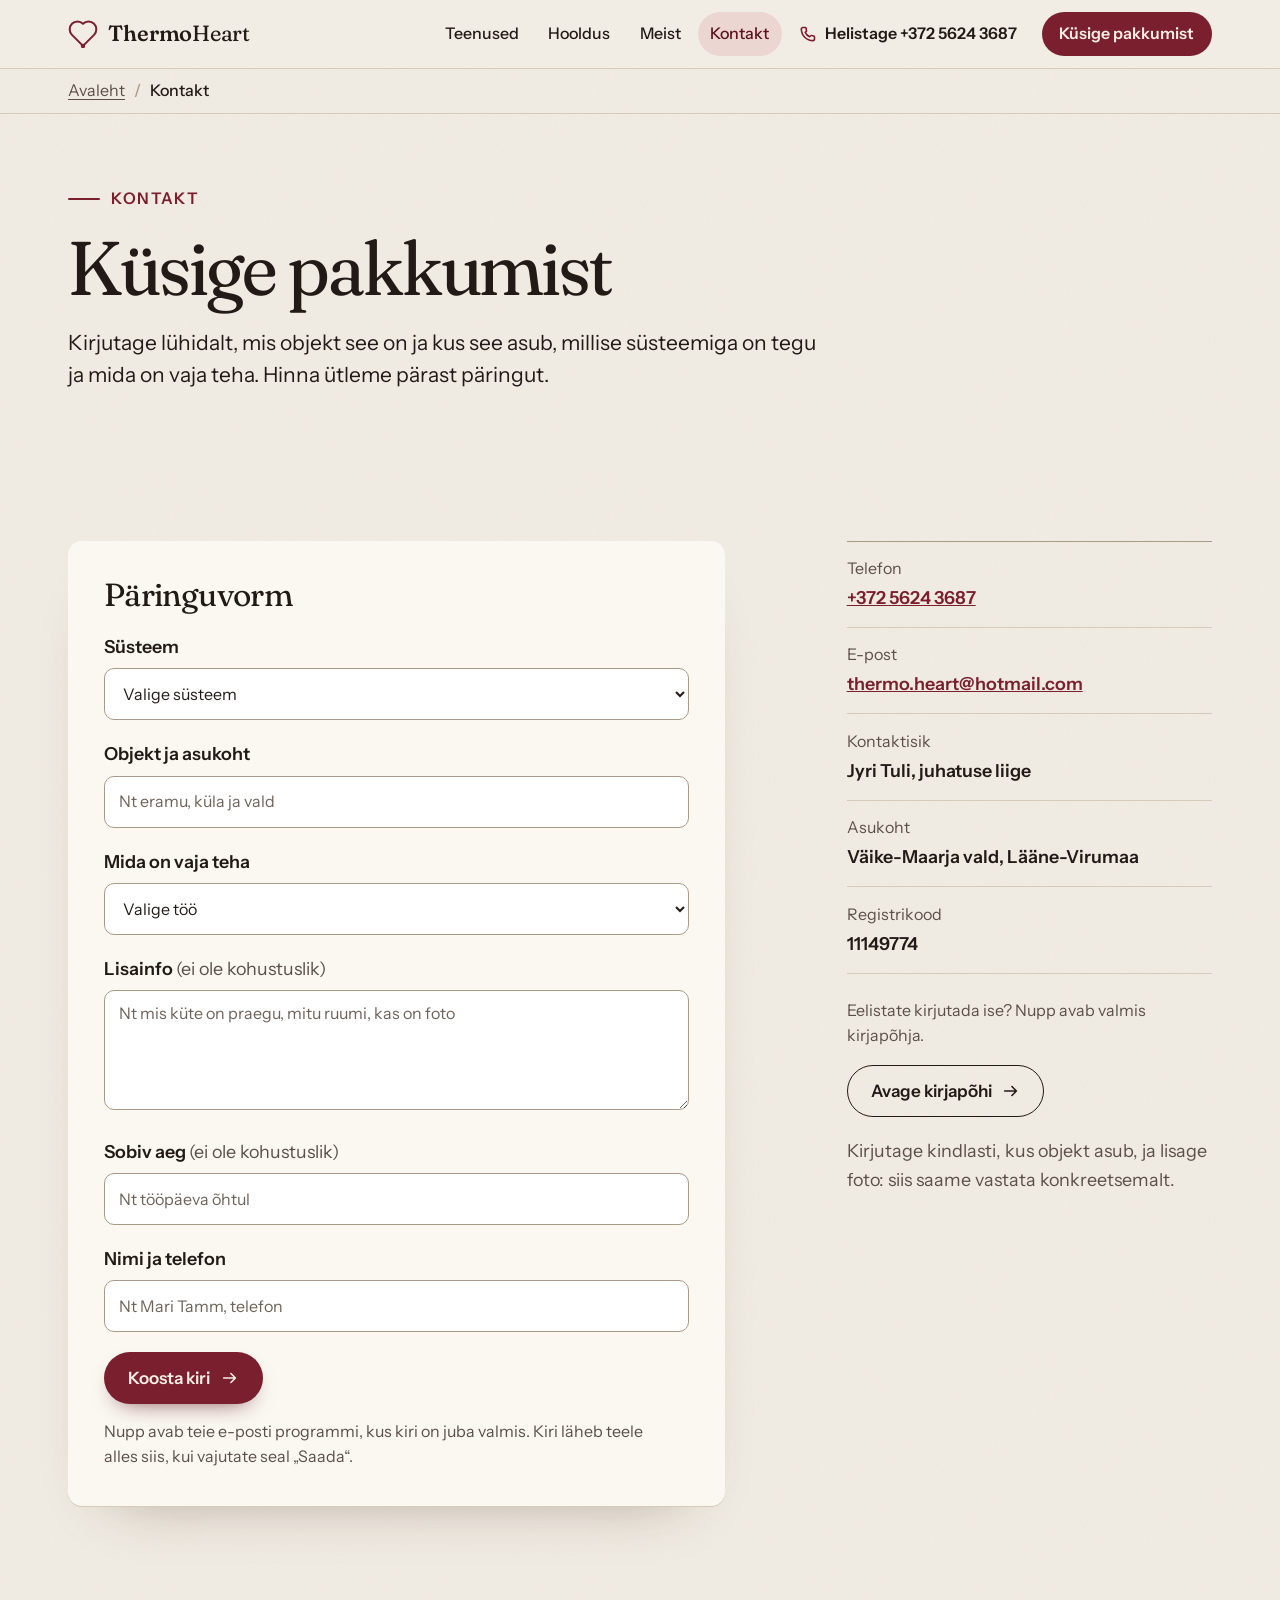
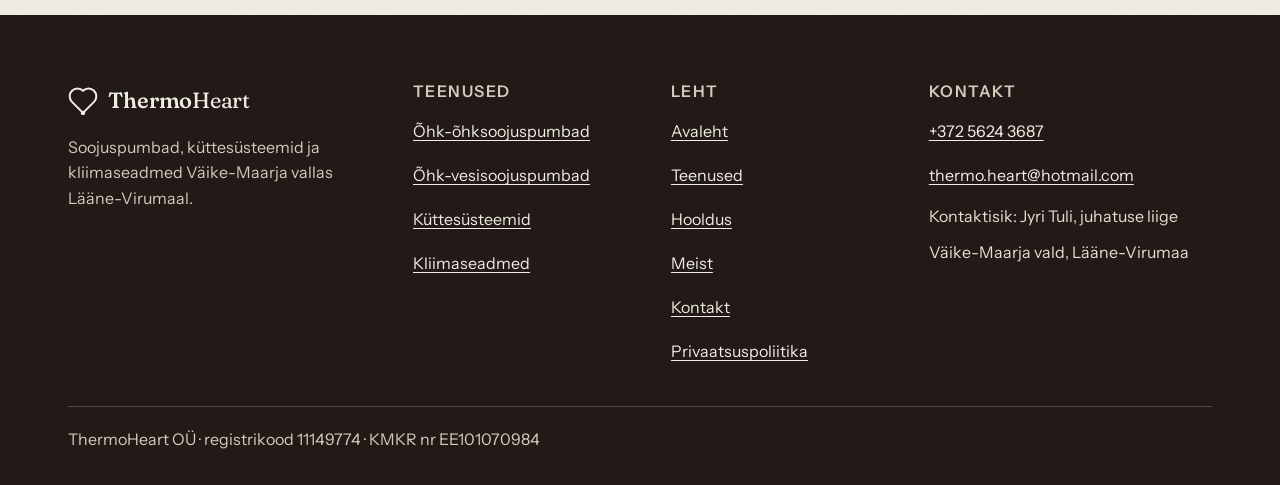
<file: kontakt.html>
<!doctype html>
<html lang="et">
<head>
<meta charset="utf-8">
<meta name="viewport" content="width=device-width, initial-scale=1">
<title>Kontakt ja päringuvorm | ThermoHeart OÜ</title>
<meta name="description" content="Küsige pakkumist ThermoHeart OÜ-lt: päringuvorm avab valmis e-kirja. Väike-Maarja vald, Lääne-Virumaa. Kontaktisik Jyri Tuli.">
<meta name="robots" content="noindex">
<meta property="og:type" content="website">
<meta property="og:locale" content="et_EE">
<meta property="og:site_name" content="ThermoHeart OÜ">
<meta property="og:title" content="Kontakt ja päringuvorm | ThermoHeart OÜ">
<meta property="og:description" content="Küsige pakkumist ThermoHeart OÜ-lt: päringuvorm avab valmis e-kirja. Väike-Maarja vald, Lääne-Virumaa. Kontaktisik Jyri Tuli.">
<meta name="theme-color" content="#F2EDE4">
<link rel="icon" type="image/svg+xml" href="data:image/svg+xml,%3Csvg%20xmlns='http://www.w3.org/2000/svg'%20viewBox='0%200%2064%2064'%3E%3Crect%20width='64'%20height='64'%20rx='14'%20fill='%237A1F2E'/%3E%3Cpath%20d='M32%2053%20L10.79%2031.79%20A15%2015%200%200%201%2032%2010.57%20A15%2015%200%200%201%2053.21%2031.79%20Z'%20fill='none'%20stroke='%23F2EDE4'%20stroke-width='4.2'%20stroke-linejoin='round'/%3E%3Ccircle%20cx='32'%20cy='53'%20r='4'%20fill='%23F2EDE4'/%3E%3C/svg%3E">
<link rel="preload" href="fonts/fraunces-normal-latin.woff2" as="font" type="font/woff2" crossorigin>
<link rel="preload" href="fonts/instrument-sans-normal-latin.woff2" as="font" type="font/woff2" crossorigin>
<link rel="stylesheet" href="css/style.css">
<script>document.documentElement.className+=' js';</script>
<script src="js/site.js" defer></script>
<script type="application/ld+json">
{
  "@context": "https://schema.org",
  "@type": "BreadcrumbList",
  "itemListElement": [
    {
      "@type": "ListItem",
      "position": 1,
      "name": "Avaleht",
      "item": "https://www.thermoheart.ee/"
    },
    {
      "@type": "ListItem",
      "position": 2,
      "name": "Kontakt",
      "item": "https://www.thermoheart.ee/kontakt.html"
    }
  ]
}
</script>
<script type="application/ld+json">
{
  "@context": "https://schema.org",
  "@type": "HVACBusiness",
  "name": "ThermoHeart OÜ",
  "legalName": "ThermoHeart OÜ",
  "email": "thermo.heart@hotmail.com",
  "telephone": "+372 5624 3687",
  "foundingDate": "2005-06-28",
  "vatID": "EE101070984",
  "identifier": {
    "@type": "PropertyValue",
    "propertyID": "registrikood",
    "value": "11149774"
  },
  "address": {
    "@type": "PostalAddress",
    "addressLocality": "Väike-Maarja vald",
    "addressRegion": "Lääne-Viru maakond",
    "addressCountry": "EE"
  },
  "employee": {
    "@type": "Person",
    "name": "Jyri Tuli",
    "jobTitle": "Juhatuse liige"
  }
}
</script>
</head>
<body>
<a class="skip" href="#sisu">Põhisisu juurde</a>

<header class="top">
  <div class="wrap">
    <a class="brand" href="index.html" aria-label="ThermoHeart OÜ, avaleht">
      <svg viewBox="40 70 320 305" aria-hidden="true" focusable="false"><path d="M200 352 L79.79 231.79 A85 85 0 0 1 200 111.58 A85 85 0 0 1 320.21 231.79 Z" fill="none" stroke="#7A1F2E" stroke-width="22" stroke-linejoin="round"/><circle cx="200" cy="352" r="24" fill="#7A1F2E"/></svg>
      <span><b>Thermo</b>Heart</span>
    </a>
    <a class="top-call" href="tel:+37256243687" aria-label="Helistage +372 5624 3687"><svg viewBox="0 0 20 20" aria-hidden="true" focusable="false"><path d="M4.2 2.8h2.6a1 1 0 0 1 1 .8l.5 2.6a1 1 0 0 1-.3.9L6.9 8.2a10.5 10.5 0 0 0 4.9 4.9l1.1-1.1a1 1 0 0 1 .9-.3l2.6.5a1 1 0 0 1 .8 1v2.6a1.6 1.6 0 0 1-1.7 1.6A12.9 12.9 0 0 1 2.6 4.5 1.6 1.6 0 0 1 4.2 2.8z" fill="none" stroke="currentColor" stroke-width="1.8" stroke-linecap="round" stroke-linejoin="round"/></svg></a>
    <button class="menu-btn" type="button" aria-expanded="false" aria-controls="menu"><span class="menu-btn-label">Menüü</span><svg viewBox="0 0 20 20" aria-hidden="true" focusable="false"><path class="i-open" d="M3 6h14M3 10h14M3 14h14" fill="none" stroke="currentColor" stroke-width="1.8" stroke-linecap="round"/><path class="i-close" d="M5 5l10 10M15 5L5 15" fill="none" stroke="currentColor" stroke-width="1.8" stroke-linecap="round"/></svg></button>
    <nav class="nav" id="menu" aria-label="Põhimenüü">
      <a href="teenused.html">Teenused</a>
      <a href="hooldus.html">Hooldus</a>
      <a href="meist.html">Meist</a>
      <a href="kontakt.html" aria-current="page">Kontakt</a>
      <a class="nav-tel" href="tel:+37256243687"><svg viewBox="0 0 20 20" aria-hidden="true" focusable="false"><path d="M4.2 2.8h2.6a1 1 0 0 1 1 .8l.5 2.6a1 1 0 0 1-.3.9L6.9 8.2a10.5 10.5 0 0 0 4.9 4.9l1.1-1.1a1 1 0 0 1 .9-.3l2.6.5a1 1 0 0 1 .8 1v2.6a1.6 1.6 0 0 1-1.7 1.6A12.9 12.9 0 0 1 2.6 4.5 1.6 1.6 0 0 1 4.2 2.8z" fill="none" stroke="currentColor" stroke-width="1.8" stroke-linecap="round" stroke-linejoin="round"/></svg><span class="nav-tel-txt">Helistage <span class="nw">+372 5624 3687</span></span></a>
      <a class="nav-cta" href="kontakt.html#vorm">Küsige pakkumist</a>
    </nav>
  </div>
</header>

<main id="sisu">
<nav class="crumbs" aria-label="Leivapuru"><div class="wrap"><ol><li><a href="index.html">Avaleht</a></li><li aria-current="page">Kontakt</li></ol></div></nav>
  <section class="page-top" aria-labelledby="h1">
    <div class="wrap">
      <p class="kicker">Kontakt</p>
      <h1 id="h1" class="page-h1">Küsige pakkumist</h1>
      <p class="lead">Kirjutage lühidalt, mis objekt see on ja kus see asub, millise süsteemiga on tegu ja mida on vaja teha. Hinna ütleme pärast päringut.</p>
    </div>
  </section>

  <section class="section contact-sec" aria-label="Päringuvorm ja kontaktandmed">
    <div class="wrap contact-page-grid">
      <div class="form-card" id="vorm">
        <h2 class="h3">Päringuvorm</h2>
        <form id="paringuvorm" class="form" action="mailto:thermo.heart@hotmail.com" method="post" enctype="text/plain" novalidate data-to="thermo.heart@hotmail.com">
          <p class="form-alert" id="vormi-viga" role="alert" hidden>Mõned väljad on täitmata. Palun täitke märgitud väljad.</p>
          <div class="field">
            <label for="f-susteem">Süsteem</label>
            <select id="f-susteem" name="susteem" required aria-describedby="e-susteem">
              <option value="">Valige süsteem</option>
              <option>Õhk-õhksoojuspump</option>
              <option>Õhk-vesisoojuspump</option>
              <option>Küttesüsteem</option>
              <option>Kliimaseade</option>
              <option>Ei tea veel, vajan nõu</option>
            </select>
            <p class="err" id="e-susteem" hidden>Valige süsteem.</p>
          </div>
          <div class="field">
            <label for="f-objekt">Objekt ja asukoht</label>
            <input id="f-objekt" name="objekt" type="text" autocomplete="off" placeholder="Nt eramu, küla ja vald" required aria-describedby="e-objekt">
            <p class="err" id="e-objekt" hidden>Kirjutage objekt ja asukoht.</p>
          </div>
          <div class="field">
            <label for="f-tegevus">Mida on vaja teha</label>
            <select id="f-tegevus" name="tegevus" required aria-describedby="e-tegevus">
              <option value="">Valige töö</option>
              <option>Müük</option>
              <option>Paigaldus</option>
              <option>Hooldus</option>
              <option>Remont</option>
              <option>Muu, kirjutan lisainfosse</option>
            </select>
            <p class="err" id="e-tegevus" hidden>Valige, mida on vaja teha.</p>
          </div>
          <div class="field">
            <label for="f-lisa">Lisainfo <span class="opt">(ei ole kohustuslik)</span></label>
            <textarea id="f-lisa" name="lisa" rows="4" placeholder="Nt mis küte on praegu, mitu ruumi, kas on foto"></textarea>
          </div>
          <div class="field">
            <label for="f-aeg">Sobiv aeg <span class="opt">(ei ole kohustuslik)</span></label>
            <input id="f-aeg" name="aeg" type="text" autocomplete="off" placeholder="Nt tööpäeva õhtul">
          </div>
          <div class="field">
            <label for="f-nimi">Nimi ja telefon</label>
            <input id="f-nimi" name="nimi" type="text" autocomplete="name" placeholder="Nt Mari Tamm, telefon" required aria-describedby="e-nimi">
            <p class="err" id="e-nimi" hidden>Kirjutage oma nimi ja telefon.</p>
          </div>
          <div class="form-actions">
            <button class="btn btn--primary" type="submit">Koosta kiri <svg viewBox="0 0 20 20" aria-hidden="true" focusable="false"><path d="M3 10h13M11 5l5 5-5 5" fill="none" stroke="currentColor" stroke-width="1.8" stroke-linecap="round" stroke-linejoin="round"/></svg></button>
            <p class="note">Nupp avab teie e-posti programmi, kus kiri on juba valmis. Kiri läheb teele alles siis, kui vajutate seal „Saada“.</p>
          </div>
        </form>
      </div>
      <aside class="contact-aside" aria-label="Kontaktandmed">
        <dl class="contact-card">
          <div><dt>Telefon</dt><dd><a href="tel:+37256243687">+372 5624 3687</a></dd></div>
          <div><dt>E-post</dt><dd><a href="mailto:thermo.heart@hotmail.com">thermo.heart@hotmail.com</a></dd></div>
          <div><dt>Kontaktisik</dt><dd>Jyri Tuli, juhatuse liige</dd></div>
          <div><dt>Asukoht</dt><dd>Väike-Maarja vald, Lääne-Virumaa</dd></div>
          <div><dt>Registrikood</dt><dd>11149774</dd></div>
        </dl>
        <p class="letter-cap letter-cap--dark">Eelistate kirjutada ise? Nupp avab valmis kirjapõhja.</p>
        <a class="btn btn--ghost" href="mailto:thermo.heart@hotmail.com?subject=Hinnap%C3%A4ring&amp;body=Tere%21%0D%0A%0D%0AObjekt%20ja%20asukoht%20%28nt%20eramu%20v%C3%B5i%20talu%2C%20k%C3%BCla%20ja%20vald%29%3A%0D%0A%0D%0AS%C3%BCsteem%20%28nt%20%C3%B5hk-vesisoojuspump%2C%20k%C3%BCttes%C3%BCsteem%2C%20kliimaseade%29%3A%0D%0A%0D%0AMida%20on%20vaja%20teha%20%28nt%20paigaldus%2C%20hooldus%2C%20remont%29%3A%0D%0A%0D%0AMulle%20sobiv%20aeg%3A%0D%0A%0D%0ANimi%20ja%20telefon%3A%0D%0A">Avage kirjapõhi <svg viewBox="0 0 20 20" aria-hidden="true" focusable="false"><path d="M3 10h13M11 5l5 5-5 5" fill="none" stroke="currentColor" stroke-width="1.8" stroke-linecap="round" stroke-linejoin="round"/></svg></a>
        <p class="aside-note">Kirjutage kindlasti, kus objekt asub, ja lisage foto: siis saame vastata konkreetsemalt.</p>
      </aside>
    </div>
  </section>
</main>

<footer class="foot">
  <div class="wrap">
    <div class="foot-grid">
      <div class="foot-about">
        <a class="brand brand--foot" href="index.html" aria-label="ThermoHeart OÜ, avaleht">
          <svg viewBox="40 70 320 305" aria-hidden="true" focusable="false"><path d="M200 352 L79.79 231.79 A85 85 0 0 1 200 111.58 A85 85 0 0 1 320.21 231.79 Z" fill="none" stroke="#F2EDE4" stroke-width="22" stroke-linejoin="round"/><circle cx="200" cy="352" r="24" fill="#F2EDE4"/></svg>
          <span><b>Thermo</b>Heart</span>
        </a>
        <p>Soojuspumbad, küttesüsteemid ja kliimaseadmed Väike-Maarja vallas Lääne-Virumaal.</p>
      </div>
      <div>
        <p class="foot-title">Teenused</p>
        <ul><li><a href="ohk-ohk-soojuspumbad.html">Õhk-õhksoojuspumbad</a></li><li><a href="ohk-vesi-soojuspumbad.html">Õhk-vesisoojuspumbad</a></li><li><a href="kuttesusteemid.html">Küttesüsteemid</a></li><li><a href="kliimaseadmed.html">Kliimaseadmed</a></li></ul>
      </div>
      <div>
        <p class="foot-title">Leht</p>
        <ul><li><a href="index.html">Avaleht</a></li><li><a href="teenused.html">Teenused</a></li><li><a href="hooldus.html">Hooldus</a></li><li><a href="meist.html">Meist</a></li><li><a href="kontakt.html">Kontakt</a></li><li><a href="privaatsuspoliitika.html">Privaatsuspoliitika</a></li></ul>
      </div>
      <div>
        <p class="foot-title">Kontakt</p>
        <ul>
          <li><a href="tel:+37256243687">+372 5624 3687</a></li>
          <li><a href="mailto:thermo.heart@hotmail.com">thermo.heart@hotmail.com</a></li>
          <li class="foot-text">Kontaktisik: Jyri Tuli, juhatuse liige</li>
          <li class="foot-text">Väike-Maarja vald, Lääne-Virumaa</li>
        </ul>
      </div>
    </div>
    <p class="foot-legal">ThermoHeart OÜ · registrikood 11149774 · KMKR nr EE101070984</p>
  </div>
</footer>
</body>
</html>
</file>
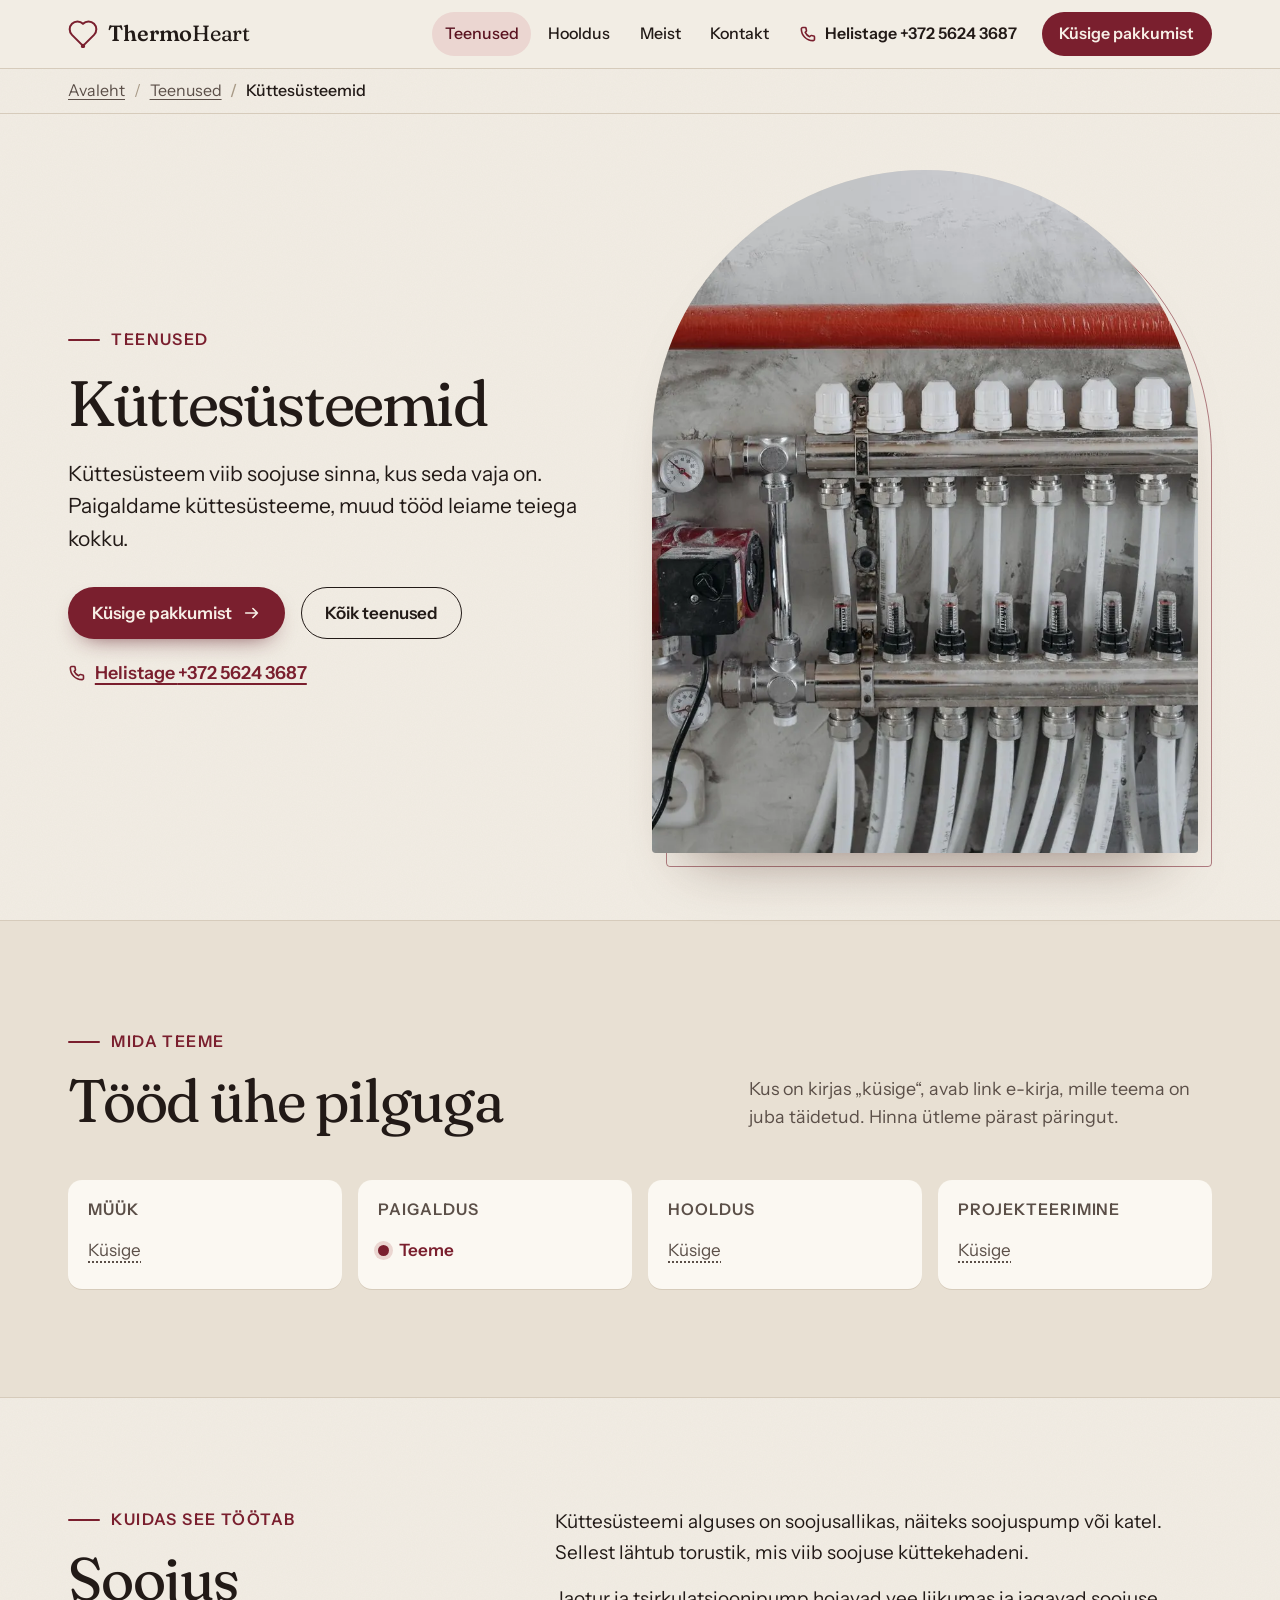
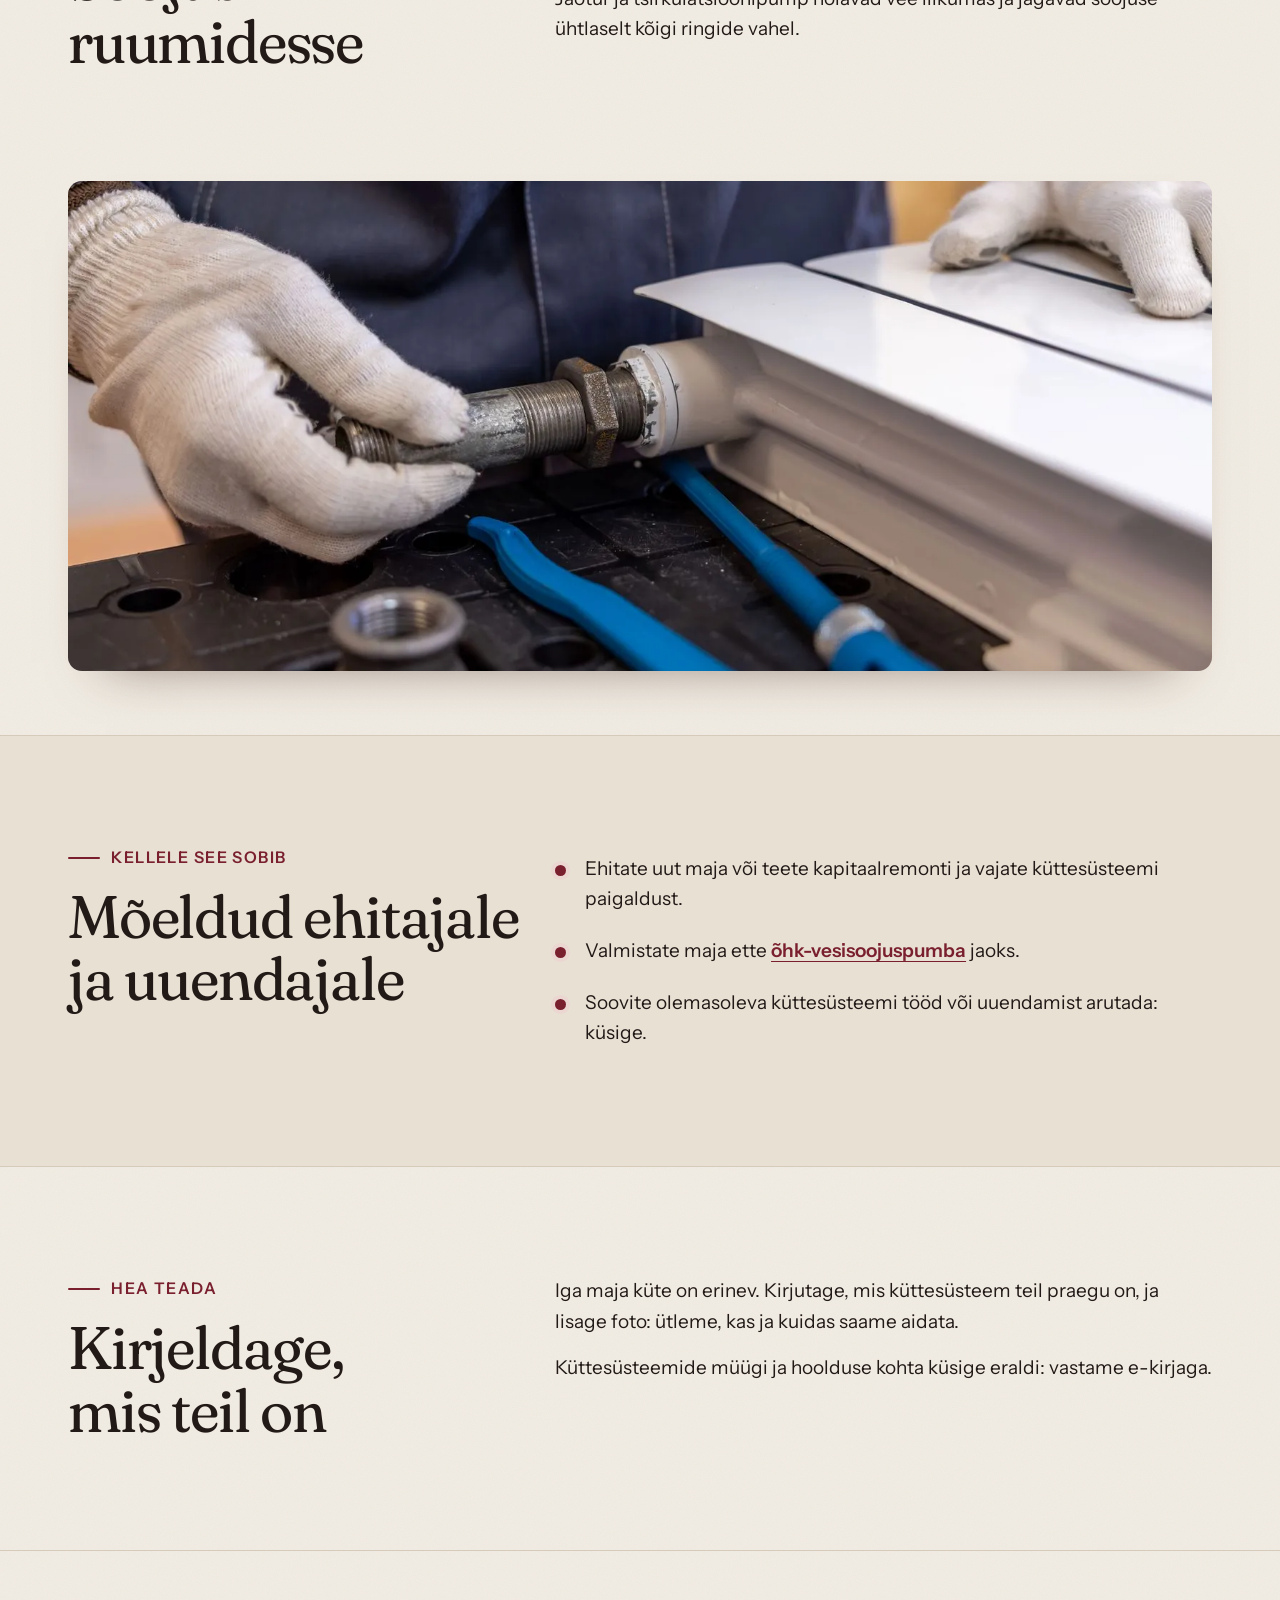
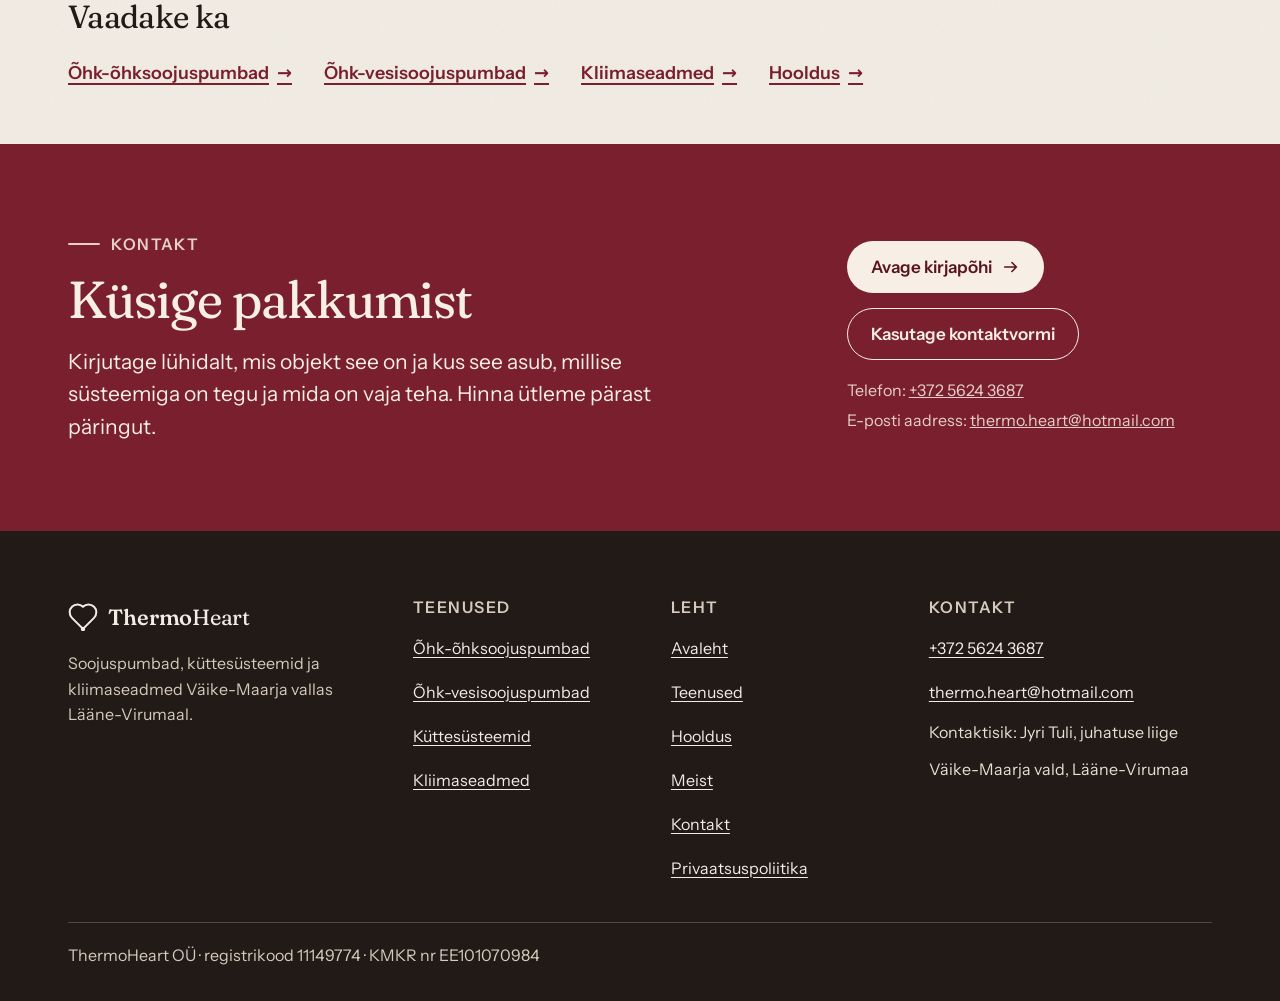
<file: kuttesusteemid.html>
<!doctype html>
<html lang="et">
<head>
<meta charset="utf-8">
<meta name="viewport" content="width=device-width, initial-scale=1">
<title>Küttesüsteemide paigaldus | ThermoHeart OÜ</title>
<meta name="description" content="Küttesüsteemide paigaldus Väike-Maarja vallas, Lääne-Virumaal. Torustik, jaotur ja pumbad ühtseks tervikuks: vaadake, kellele see sobib.">
<meta name="robots" content="noindex">
<meta property="og:type" content="website">
<meta property="og:locale" content="et_EE">
<meta property="og:site_name" content="ThermoHeart OÜ">
<meta property="og:title" content="Küttesüsteemide paigaldus | ThermoHeart OÜ">
<meta property="og:description" content="Küttesüsteemide paigaldus Väike-Maarja vallas, Lääne-Virumaal. Torustik, jaotur ja pumbad ühtseks tervikuks: vaadake, kellele see sobib.">
<meta name="theme-color" content="#F2EDE4">
<link rel="icon" type="image/svg+xml" href="data:image/svg+xml,%3Csvg%20xmlns='http://www.w3.org/2000/svg'%20viewBox='0%200%2064%2064'%3E%3Crect%20width='64'%20height='64'%20rx='14'%20fill='%237A1F2E'/%3E%3Cpath%20d='M32%2053%20L10.79%2031.79%20A15%2015%200%200%201%2032%2010.57%20A15%2015%200%200%201%2053.21%2031.79%20Z'%20fill='none'%20stroke='%23F2EDE4'%20stroke-width='4.2'%20stroke-linejoin='round'/%3E%3Ccircle%20cx='32'%20cy='53'%20r='4'%20fill='%23F2EDE4'/%3E%3C/svg%3E">
<link rel="preload" href="fonts/fraunces-normal-latin.woff2" as="font" type="font/woff2" crossorigin>
<link rel="preload" href="fonts/instrument-sans-normal-latin.woff2" as="font" type="font/woff2" crossorigin>
<link rel="stylesheet" href="css/style.css">
<script>document.documentElement.className+=' js';</script>
<script src="js/site.js" defer></script>
<script type="application/ld+json">
{
  "@context": "https://schema.org",
  "@type": "BreadcrumbList",
  "itemListElement": [
    {
      "@type": "ListItem",
      "position": 1,
      "name": "Avaleht",
      "item": "https://www.thermoheart.ee/"
    },
    {
      "@type": "ListItem",
      "position": 2,
      "name": "Teenused",
      "item": "https://www.thermoheart.ee/teenused.html"
    },
    {
      "@type": "ListItem",
      "position": 3,
      "name": "Küttesüsteemid",
      "item": "https://www.thermoheart.ee/kuttesusteemid.html"
    }
  ]
}
</script>
<script type="application/ld+json">
{
  "@context": "https://schema.org",
  "@type": "Service",
  "serviceType": "Küttesüsteemide paigaldus",
  "name": "Küttesüsteemid",
  "provider": {
    "@type": "HVACBusiness",
    "name": "ThermoHeart OÜ",
    "email": "thermo.heart@hotmail.com",
    "telephone": "+372 5624 3687"
  }
}
</script>
</head>
<body>
<a class="skip" href="#sisu">Põhisisu juurde</a>

<header class="top">
  <div class="wrap">
    <a class="brand" href="index.html" aria-label="ThermoHeart OÜ, avaleht">
      <svg viewBox="40 70 320 305" aria-hidden="true" focusable="false"><path d="M200 352 L79.79 231.79 A85 85 0 0 1 200 111.58 A85 85 0 0 1 320.21 231.79 Z" fill="none" stroke="#7A1F2E" stroke-width="22" stroke-linejoin="round"/><circle cx="200" cy="352" r="24" fill="#7A1F2E"/></svg>
      <span><b>Thermo</b>Heart</span>
    </a>
    <a class="top-call" href="tel:+37256243687" aria-label="Helistage +372 5624 3687"><svg viewBox="0 0 20 20" aria-hidden="true" focusable="false"><path d="M4.2 2.8h2.6a1 1 0 0 1 1 .8l.5 2.6a1 1 0 0 1-.3.9L6.9 8.2a10.5 10.5 0 0 0 4.9 4.9l1.1-1.1a1 1 0 0 1 .9-.3l2.6.5a1 1 0 0 1 .8 1v2.6a1.6 1.6 0 0 1-1.7 1.6A12.9 12.9 0 0 1 2.6 4.5 1.6 1.6 0 0 1 4.2 2.8z" fill="none" stroke="currentColor" stroke-width="1.8" stroke-linecap="round" stroke-linejoin="round"/></svg></a>
    <button class="menu-btn" type="button" aria-expanded="false" aria-controls="menu"><span class="menu-btn-label">Menüü</span><svg viewBox="0 0 20 20" aria-hidden="true" focusable="false"><path class="i-open" d="M3 6h14M3 10h14M3 14h14" fill="none" stroke="currentColor" stroke-width="1.8" stroke-linecap="round"/><path class="i-close" d="M5 5l10 10M15 5L5 15" fill="none" stroke="currentColor" stroke-width="1.8" stroke-linecap="round"/></svg></button>
    <nav class="nav" id="menu" aria-label="Põhimenüü">
      <a href="teenused.html" aria-current="page">Teenused</a>
      <a href="hooldus.html">Hooldus</a>
      <a href="meist.html">Meist</a>
      <a href="kontakt.html">Kontakt</a>
      <a class="nav-tel" href="tel:+37256243687"><svg viewBox="0 0 20 20" aria-hidden="true" focusable="false"><path d="M4.2 2.8h2.6a1 1 0 0 1 1 .8l.5 2.6a1 1 0 0 1-.3.9L6.9 8.2a10.5 10.5 0 0 0 4.9 4.9l1.1-1.1a1 1 0 0 1 .9-.3l2.6.5a1 1 0 0 1 .8 1v2.6a1.6 1.6 0 0 1-1.7 1.6A12.9 12.9 0 0 1 2.6 4.5 1.6 1.6 0 0 1 4.2 2.8z" fill="none" stroke="currentColor" stroke-width="1.8" stroke-linecap="round" stroke-linejoin="round"/></svg><span class="nav-tel-txt">Helistage <span class="nw">+372 5624 3687</span></span></a>
      <a class="nav-cta" href="kontakt.html#vorm">Küsige pakkumist</a>
    </nav>
  </div>
</header>

<main id="sisu">
<nav class="crumbs" aria-label="Leivapuru"><div class="wrap"><ol><li><a href="index.html">Avaleht</a></li><li><a href="teenused.html">Teenused</a></li><li aria-current="page">Küttesüsteemid</li></ol></div></nav>
  <section class="hero page-hero" aria-labelledby="h1">
    <div class="wrap hero-grid">
      <div class="hero-text">
        <p class="kicker">Teenused</p>
        <h1 id="h1">Kütte&shy;süsteemid</h1>
        <p class="lead">Küttesüsteem viib soojuse sinna, kus seda vaja on. Paigaldame küttesüsteeme, muud tööd leiame teiega kokku.</p>
        <div class="actions">
          <a class="btn btn--primary" href="mailto:thermo.heart@hotmail.com?subject=Hinnap%C3%A4ring%3A%20k%C3%BCttes%C3%BCsteemid&amp;body=Tere%21%0D%0A%0D%0AObjekt%20ja%20asukoht%20%28nt%20eramu%20v%C3%B5i%20talu%2C%20k%C3%BCla%20ja%20vald%29%3A%0D%0A%0D%0AS%C3%BCsteem%3A%20K%C3%BCttes%C3%BCsteemid%0D%0A%0D%0AMida%20on%20vaja%20teha%20%28nt%20paigaldus%2C%20hooldus%2C%20remont%29%3A%0D%0A%0D%0AMulle%20sobiv%20aeg%3A%0D%0A%0D%0ANimi%20ja%20telefon%3A%0D%0A">Küsige pakkumist <svg viewBox="0 0 20 20" aria-hidden="true" focusable="false"><path d="M3 10h13M11 5l5 5-5 5" fill="none" stroke="currentColor" stroke-width="1.8" stroke-linecap="round" stroke-linejoin="round"/></svg></a>
          <a class="btn btn--ghost" href="teenused.html">Kõik teenused</a>
          <a class="tel-link" href="tel:+37256243687"><svg viewBox="0 0 20 20" aria-hidden="true" focusable="false"><path d="M4.2 2.8h2.6a1 1 0 0 1 1 .8l.5 2.6a1 1 0 0 1-.3.9L6.9 8.2a10.5 10.5 0 0 0 4.9 4.9l1.1-1.1a1 1 0 0 1 .9-.3l2.6.5a1 1 0 0 1 .8 1v2.6a1.6 1.6 0 0 1-1.7 1.6A12.9 12.9 0 0 1 2.6 4.5 1.6 1.6 0 0 1 4.2 2.8z" fill="none" stroke="currentColor" stroke-width="1.8" stroke-linecap="round" stroke-linejoin="round"/></svg><span>Helistage <span class="nw">+372 5624 3687</span></span></a>
        </div>
      </div>
      <figure class="hero-photo">
        <div class="hero-frame"><img src="img/heating.webp" width="1600" height="1067" fetchpriority="high" decoding="async" style="--pos:40% 55%" alt="Küttesüsteemi jaotur torude, tsirkulatsioonipumba ja ventiilidega"></div>
      </figure>
    </div>
  </section>

  <section class="section works-sec" aria-labelledby="works-h">
    <div class="wrap">
      <div class="section-head">
        <div>
          <p class="kicker">Mida teeme</p>
          <h2 class="h2" id="works-h">Tööd ühe pilguga</h2>
        </div>
        <p>Kus on kirjas „küsige“, avab link e-kirja, mille teema on juba täidetud. Hinna ütleme pärast päringut.</p>
      </div>
      <dl class="works">
<div class="work"><dt>Müük</dt><dd><a class="ask" href="mailto:thermo.heart@hotmail.com?subject=K%C3%BCsimus%3A%20K%C3%BCttes%C3%BCsteemid%2C%20m%C3%BC%C3%BCk&amp;body=Tere%21%0D%0A%0D%0AObjekt%20ja%20asukoht%3A%0D%0A%0D%0AMinu%20k%C3%BCsimus%3A%0D%0A%0D%0ANimi%20ja%20telefon%3A%0D%0A" aria-label="Küsige e-kirjaga: küttesüsteemid, müük">Küsige</a></dd></div>
<div class="work"><dt>Paigaldus</dt><dd><span class="yes">Teeme</span></dd></div>
<div class="work"><dt>Hooldus</dt><dd><a class="ask" href="mailto:thermo.heart@hotmail.com?subject=K%C3%BCsimus%3A%20K%C3%BCttes%C3%BCsteemid%2C%20hooldus&amp;body=Tere%21%0D%0A%0D%0AObjekt%20ja%20asukoht%3A%0D%0A%0D%0AMinu%20k%C3%BCsimus%3A%0D%0A%0D%0ANimi%20ja%20telefon%3A%0D%0A" aria-label="Küsige e-kirjaga: küttesüsteemid, hooldus">Küsige</a></dd></div>
<div class="work"><dt>Projekteerimine</dt><dd><a class="ask" href="mailto:thermo.heart@hotmail.com?subject=K%C3%BCsimus%3A%20K%C3%BCttes%C3%BCsteemid%2C%20projekteerimine&amp;body=Tere%21%0D%0A%0D%0AObjekt%20ja%20asukoht%3A%0D%0A%0D%0AMinu%20k%C3%BCsimus%3A%0D%0A%0D%0ANimi%20ja%20telefon%3A%0D%0A" aria-label="Küsige e-kirjaga: küttesüsteemid, projekteerimine">Küsige</a></dd></div>
</dl>
    </div>
  </section>

  <section class="section split" aria-labelledby="how-h">
    <div class="wrap split-grid">
      <div class="split-head">
        <p class="kicker">Kuidas see töötab</p>
        <h2 class="h2" id="how-h">Soojus ruumidesse</h2>
      </div>
      <div class="split-body"><p class="about-text">Küttesüsteemi alguses on soojusallikas, näiteks soojuspump või katel. Sellest lähtub torustik, mis viib soojuse küttekehadeni.</p><p class="about-text">Jaotur ja tsirkulatsioonipump hoiavad vee liikumas ja jagavad soojuse ühtlaselt kõigi ringide vahel.</p></div>
    </div>
  </section>

  <div class="wrap band">
    <img src="img/pipes.webp" width="1600" height="1067" loading="lazy" decoding="async" alt="Kindaga käed ühendamas toru keermesliidet radiaatori külge">
  </div>

  <section class="section split split--alt" aria-labelledby="whom-h">
    <div class="wrap split-grid">
      <div class="split-head">
        <p class="kicker">Kellele see sobib</p>
        <h2 class="h2" id="whom-h">Mõeldud ehitajale ja uuendajale</h2>
      </div>
      <div class="split-body"><ul class="ticks"><li>Ehitate uut maja või teete kapitaalremonti ja vajate küttesüsteemi paigaldust.</li><li>Valmistate maja ette <a href="ohk-vesi-soojuspumbad.html">õhk-vesisoojuspumba</a> jaoks.</li><li>Soovite olemasoleva küttesüsteemi tööd või uuendamist arutada: küsige.</li></ul></div>
    </div>
  </section>

  <section class="section split" aria-labelledby="good-h">
    <div class="wrap split-grid">
      <div class="split-head">
        <p class="kicker">Hea teada</p>
        <h2 class="h2" id="good-h">Kirjeldage, mis teil on</h2>
      </div>
      <div class="split-body"><p class="about-text">Iga maja küte on erinev. Kirjutage, mis küttesüsteem teil praegu on, ja lisage foto: ütleme, kas ja kuidas saame aidata.</p><p class="about-text">Küttesüsteemide müügi ja hoolduse kohta küsige eraldi: vastame e-kirjaga.</p></div>
    </div>
  </section>

  <section class="section related" aria-labelledby="related-h">
    <div class="wrap">
      <h2 class="h3" id="related-h">Vaadake ka</h2>
      <ul class="related-list"><li><a class="link-arrow" href="ohk-ohk-soojuspumbad.html">Õhk-õhksoojuspumbad</a></li><li><a class="link-arrow" href="ohk-vesi-soojuspumbad.html">Õhk-vesisoojuspumbad</a></li><li><a class="link-arrow" href="kliimaseadmed.html">Kliimaseadmed</a></li><li><a class="link-arrow" href="hooldus.html">Hooldus</a></li></ul>
    </div>
  </section>


  <section class="section contact cta" aria-labelledby="cta-h">
    <div class="wrap cta-grid">
      <div>
        <p class="kicker">Kontakt</p>
        <h2 class="h2" id="cta-h">Küsige pakkumist</h2>
        <p class="lead">Kirjutage lühidalt, mis objekt see on ja kus see asub, millise süsteemiga on tegu ja mida on vaja teha. Hinna ütleme pärast päringut.</p>
      </div>
      <div class="cta-actions">
        <a class="btn btn--light" href="mailto:thermo.heart@hotmail.com?subject=Hinnap%C3%A4ring%3A%20k%C3%BCttes%C3%BCsteemid&amp;body=Tere%21%0D%0A%0D%0AObjekt%20ja%20asukoht%20%28nt%20eramu%20v%C3%B5i%20talu%2C%20k%C3%BCla%20ja%20vald%29%3A%0D%0A%0D%0AS%C3%BCsteem%3A%20K%C3%BCttes%C3%BCsteemid%0D%0A%0D%0AMida%20on%20vaja%20teha%20%28nt%20paigaldus%2C%20hooldus%2C%20remont%29%3A%0D%0A%0D%0AMulle%20sobiv%20aeg%3A%0D%0A%0D%0ANimi%20ja%20telefon%3A%0D%0A">Avage kirjapõhi <svg viewBox="0 0 20 20" aria-hidden="true" focusable="false"><path d="M3 10h13M11 5l5 5-5 5" fill="none" stroke="currentColor" stroke-width="1.8" stroke-linecap="round" stroke-linejoin="round"/></svg></a>
        <a class="btn btn--outline-light" href="kontakt.html#vorm">Kasutage kontaktvormi</a>
        <p class="letter-cap">Telefon: <a href="tel:+37256243687"><span class="nw">+372 5624 3687</span></a></p>
        <p class="letter-cap">E-posti aadress: <a href="mailto:thermo.heart@hotmail.com">thermo.heart@hotmail.com</a></p>
      </div>
    </div>
  </section>
</main>

<footer class="foot">
  <div class="wrap">
    <div class="foot-grid">
      <div class="foot-about">
        <a class="brand brand--foot" href="index.html" aria-label="ThermoHeart OÜ, avaleht">
          <svg viewBox="40 70 320 305" aria-hidden="true" focusable="false"><path d="M200 352 L79.79 231.79 A85 85 0 0 1 200 111.58 A85 85 0 0 1 320.21 231.79 Z" fill="none" stroke="#F2EDE4" stroke-width="22" stroke-linejoin="round"/><circle cx="200" cy="352" r="24" fill="#F2EDE4"/></svg>
          <span><b>Thermo</b>Heart</span>
        </a>
        <p>Soojuspumbad, küttesüsteemid ja kliimaseadmed Väike-Maarja vallas Lääne-Virumaal.</p>
      </div>
      <div>
        <p class="foot-title">Teenused</p>
        <ul><li><a href="ohk-ohk-soojuspumbad.html">Õhk-õhksoojuspumbad</a></li><li><a href="ohk-vesi-soojuspumbad.html">Õhk-vesisoojuspumbad</a></li><li><a href="kuttesusteemid.html">Küttesüsteemid</a></li><li><a href="kliimaseadmed.html">Kliimaseadmed</a></li></ul>
      </div>
      <div>
        <p class="foot-title">Leht</p>
        <ul><li><a href="index.html">Avaleht</a></li><li><a href="teenused.html">Teenused</a></li><li><a href="hooldus.html">Hooldus</a></li><li><a href="meist.html">Meist</a></li><li><a href="kontakt.html">Kontakt</a></li><li><a href="privaatsuspoliitika.html">Privaatsuspoliitika</a></li></ul>
      </div>
      <div>
        <p class="foot-title">Kontakt</p>
        <ul>
          <li><a href="tel:+37256243687">+372 5624 3687</a></li>
          <li><a href="mailto:thermo.heart@hotmail.com">thermo.heart@hotmail.com</a></li>
          <li class="foot-text">Kontaktisik: Jyri Tuli, juhatuse liige</li>
          <li class="foot-text">Väike-Maarja vald, Lääne-Virumaa</li>
        </ul>
      </div>
    </div>
    <p class="foot-legal">ThermoHeart OÜ · registrikood 11149774 · KMKR nr EE101070984</p>
  </div>
</footer>
</body>
</html>
</file>
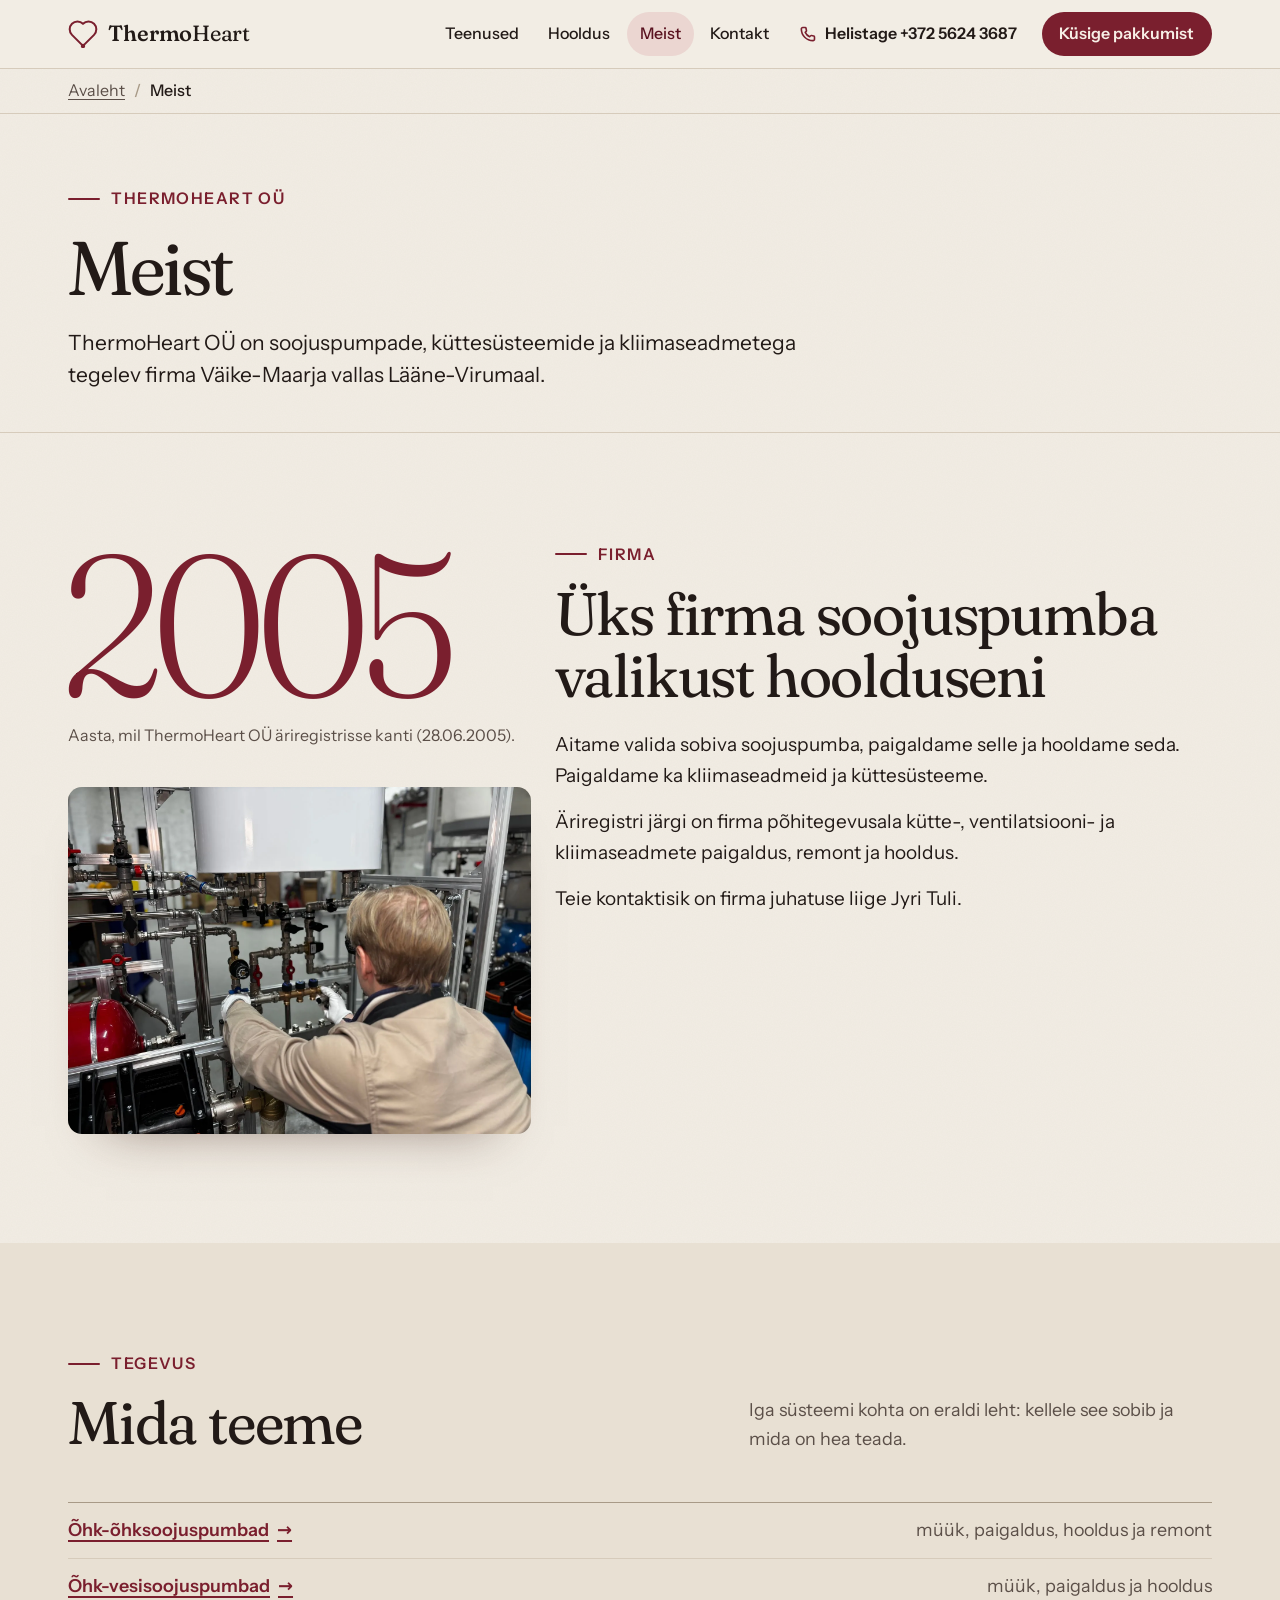
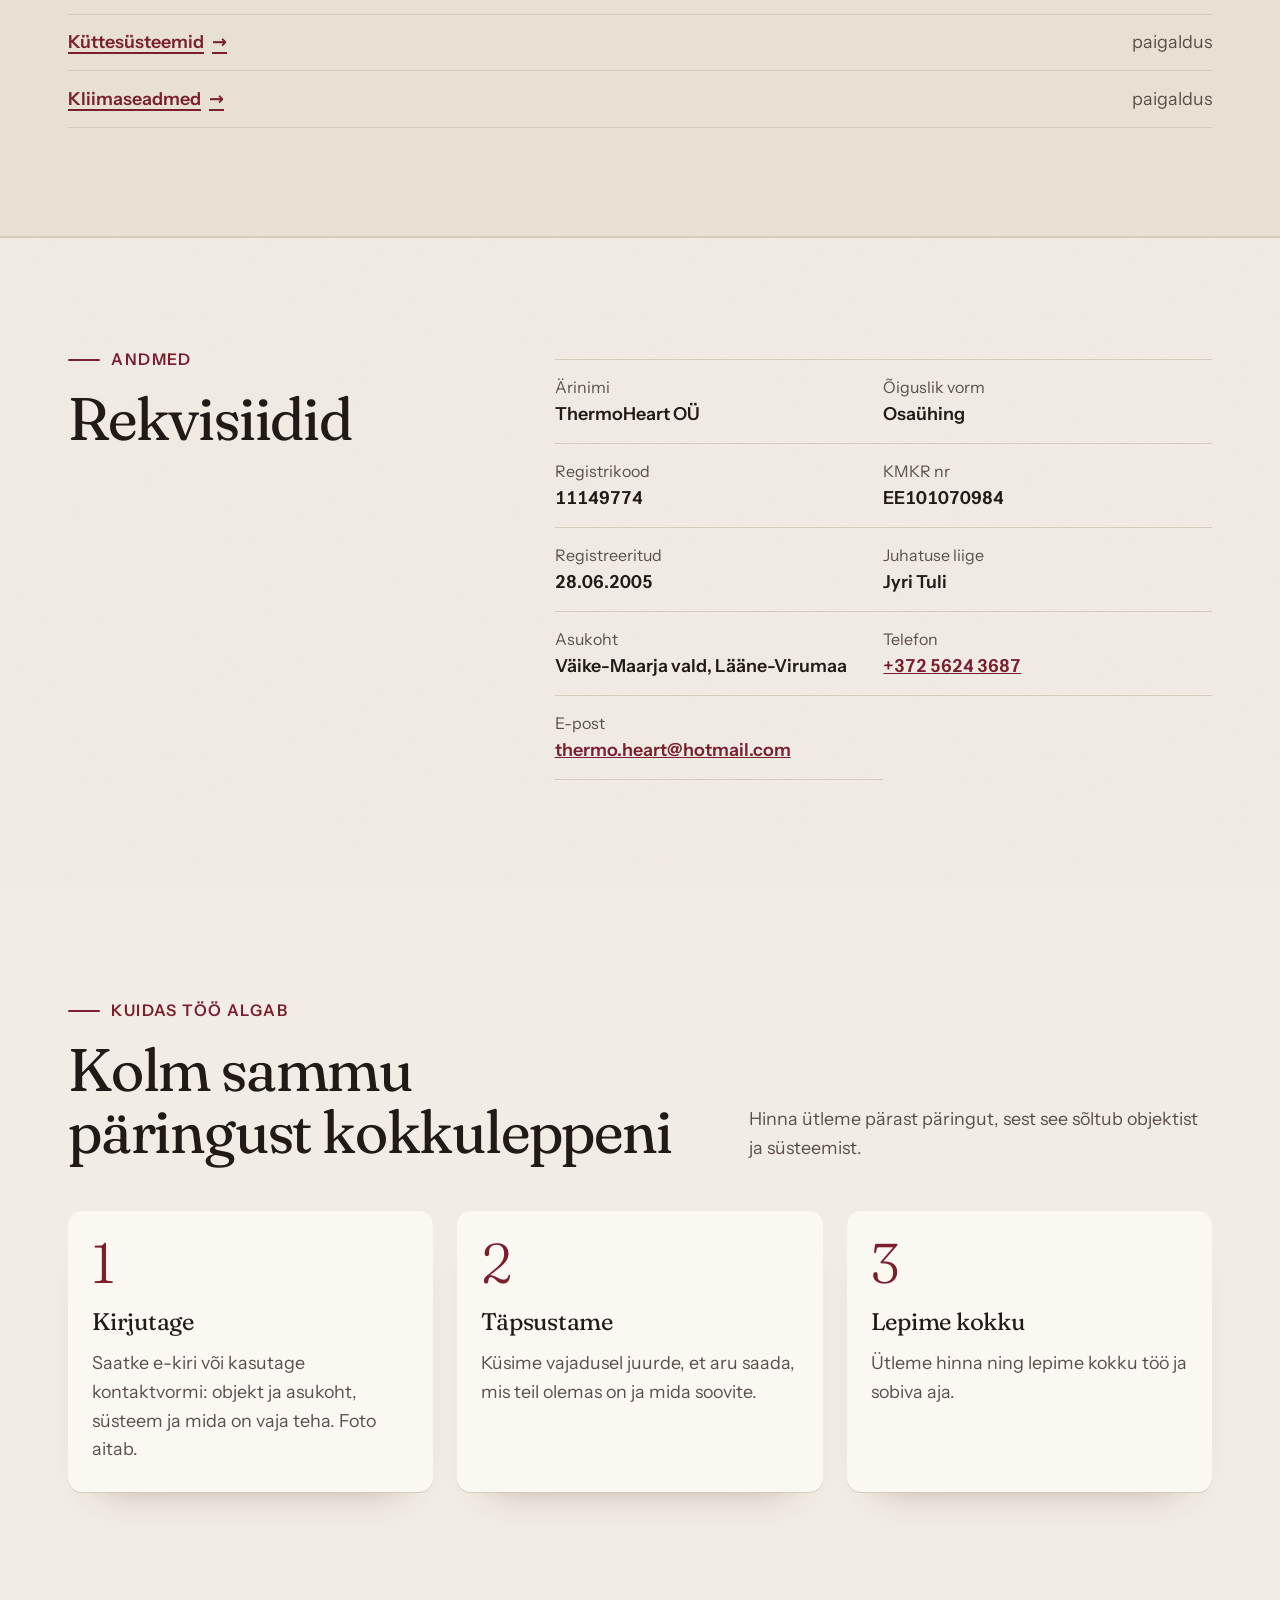
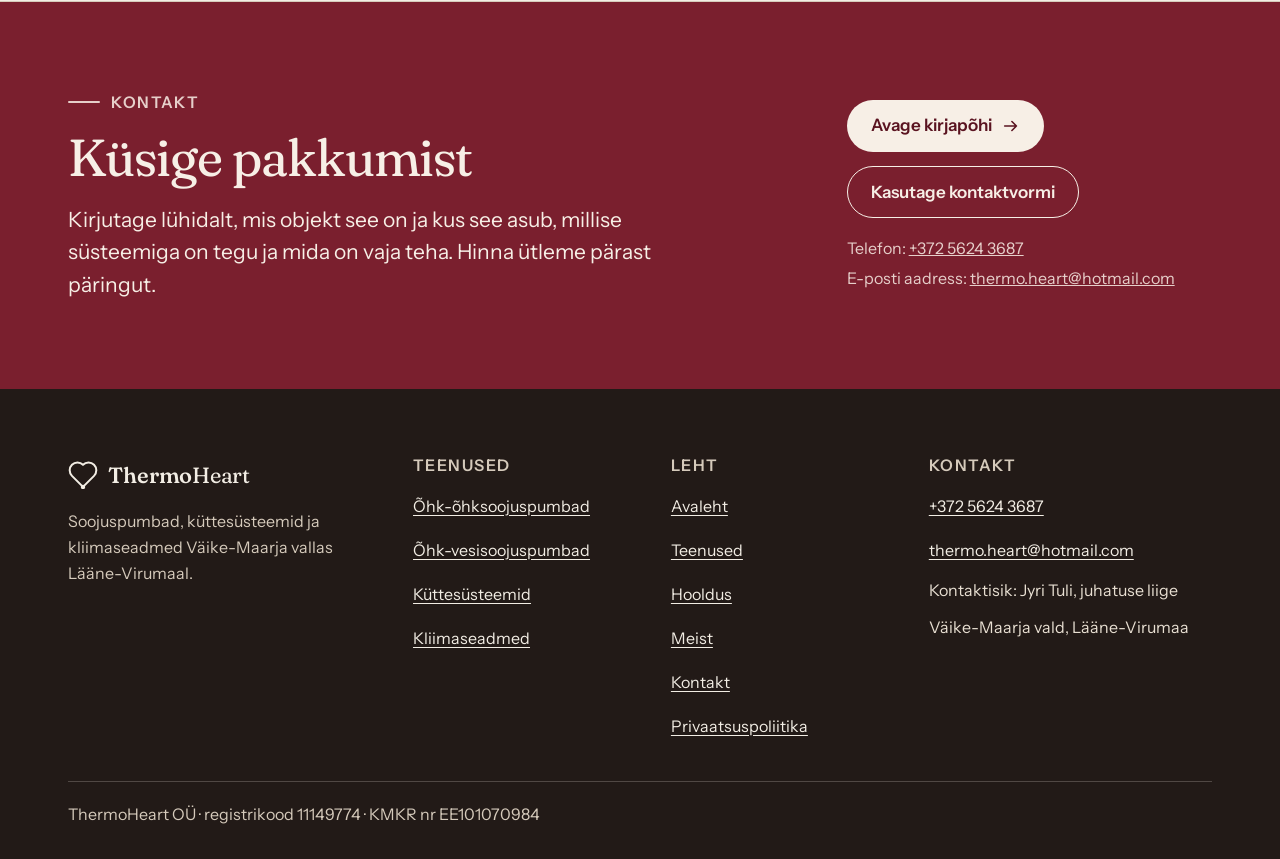
<file: meist.html>
<!doctype html>
<html lang="et">
<head>
<meta charset="utf-8">
<meta name="viewport" content="width=device-width, initial-scale=1">
<title>Meist | ThermoHeart OÜ</title>
<meta name="description" content="ThermoHeart OÜ: soojuspumpade, küttesüsteemide ja kliimaseadmete firma Väike-Maarja vallas, registreeritud 2005. Rekvisiidid ja kontaktisik.">
<meta name="robots" content="noindex">
<meta property="og:type" content="website">
<meta property="og:locale" content="et_EE">
<meta property="og:site_name" content="ThermoHeart OÜ">
<meta property="og:title" content="Meist | ThermoHeart OÜ">
<meta property="og:description" content="ThermoHeart OÜ: soojuspumpade, küttesüsteemide ja kliimaseadmete firma Väike-Maarja vallas, registreeritud 2005. Rekvisiidid ja kontaktisik.">
<meta name="theme-color" content="#F2EDE4">
<link rel="icon" type="image/svg+xml" href="data:image/svg+xml,%3Csvg%20xmlns='http://www.w3.org/2000/svg'%20viewBox='0%200%2064%2064'%3E%3Crect%20width='64'%20height='64'%20rx='14'%20fill='%237A1F2E'/%3E%3Cpath%20d='M32%2053%20L10.79%2031.79%20A15%2015%200%200%201%2032%2010.57%20A15%2015%200%200%201%2053.21%2031.79%20Z'%20fill='none'%20stroke='%23F2EDE4'%20stroke-width='4.2'%20stroke-linejoin='round'/%3E%3Ccircle%20cx='32'%20cy='53'%20r='4'%20fill='%23F2EDE4'/%3E%3C/svg%3E">
<link rel="preload" href="fonts/fraunces-normal-latin.woff2" as="font" type="font/woff2" crossorigin>
<link rel="preload" href="fonts/instrument-sans-normal-latin.woff2" as="font" type="font/woff2" crossorigin>
<link rel="stylesheet" href="css/style.css">
<script>document.documentElement.className+=' js';</script>
<script src="js/site.js" defer></script>
<script type="application/ld+json">
{
  "@context": "https://schema.org",
  "@type": "BreadcrumbList",
  "itemListElement": [
    {
      "@type": "ListItem",
      "position": 1,
      "name": "Avaleht",
      "item": "https://www.thermoheart.ee/"
    },
    {
      "@type": "ListItem",
      "position": 2,
      "name": "Meist",
      "item": "https://www.thermoheart.ee/meist.html"
    }
  ]
}
</script>
<script type="application/ld+json">
{
  "@context": "https://schema.org",
  "@type": "HVACBusiness",
  "name": "ThermoHeart OÜ",
  "legalName": "ThermoHeart OÜ",
  "email": "thermo.heart@hotmail.com",
  "telephone": "+372 5624 3687",
  "foundingDate": "2005-06-28",
  "vatID": "EE101070984",
  "identifier": {
    "@type": "PropertyValue",
    "propertyID": "registrikood",
    "value": "11149774"
  },
  "address": {
    "@type": "PostalAddress",
    "addressLocality": "Väike-Maarja vald",
    "addressRegion": "Lääne-Viru maakond",
    "addressCountry": "EE"
  },
  "employee": {
    "@type": "Person",
    "name": "Jyri Tuli",
    "jobTitle": "Juhatuse liige"
  }
}
</script>
</head>
<body>
<a class="skip" href="#sisu">Põhisisu juurde</a>

<header class="top">
  <div class="wrap">
    <a class="brand" href="index.html" aria-label="ThermoHeart OÜ, avaleht">
      <svg viewBox="40 70 320 305" aria-hidden="true" focusable="false"><path d="M200 352 L79.79 231.79 A85 85 0 0 1 200 111.58 A85 85 0 0 1 320.21 231.79 Z" fill="none" stroke="#7A1F2E" stroke-width="22" stroke-linejoin="round"/><circle cx="200" cy="352" r="24" fill="#7A1F2E"/></svg>
      <span><b>Thermo</b>Heart</span>
    </a>
    <a class="top-call" href="tel:+37256243687" aria-label="Helistage +372 5624 3687"><svg viewBox="0 0 20 20" aria-hidden="true" focusable="false"><path d="M4.2 2.8h2.6a1 1 0 0 1 1 .8l.5 2.6a1 1 0 0 1-.3.9L6.9 8.2a10.5 10.5 0 0 0 4.9 4.9l1.1-1.1a1 1 0 0 1 .9-.3l2.6.5a1 1 0 0 1 .8 1v2.6a1.6 1.6 0 0 1-1.7 1.6A12.9 12.9 0 0 1 2.6 4.5 1.6 1.6 0 0 1 4.2 2.8z" fill="none" stroke="currentColor" stroke-width="1.8" stroke-linecap="round" stroke-linejoin="round"/></svg></a>
    <button class="menu-btn" type="button" aria-expanded="false" aria-controls="menu"><span class="menu-btn-label">Menüü</span><svg viewBox="0 0 20 20" aria-hidden="true" focusable="false"><path class="i-open" d="M3 6h14M3 10h14M3 14h14" fill="none" stroke="currentColor" stroke-width="1.8" stroke-linecap="round"/><path class="i-close" d="M5 5l10 10M15 5L5 15" fill="none" stroke="currentColor" stroke-width="1.8" stroke-linecap="round"/></svg></button>
    <nav class="nav" id="menu" aria-label="Põhimenüü">
      <a href="teenused.html">Teenused</a>
      <a href="hooldus.html">Hooldus</a>
      <a href="meist.html" aria-current="page">Meist</a>
      <a href="kontakt.html">Kontakt</a>
      <a class="nav-tel" href="tel:+37256243687"><svg viewBox="0 0 20 20" aria-hidden="true" focusable="false"><path d="M4.2 2.8h2.6a1 1 0 0 1 1 .8l.5 2.6a1 1 0 0 1-.3.9L6.9 8.2a10.5 10.5 0 0 0 4.9 4.9l1.1-1.1a1 1 0 0 1 .9-.3l2.6.5a1 1 0 0 1 .8 1v2.6a1.6 1.6 0 0 1-1.7 1.6A12.9 12.9 0 0 1 2.6 4.5 1.6 1.6 0 0 1 4.2 2.8z" fill="none" stroke="currentColor" stroke-width="1.8" stroke-linecap="round" stroke-linejoin="round"/></svg><span class="nav-tel-txt">Helistage <span class="nw">+372 5624 3687</span></span></a>
      <a class="nav-cta" href="kontakt.html#vorm">Küsige pakkumist</a>
    </nav>
  </div>
</header>

<main id="sisu">
<nav class="crumbs" aria-label="Leivapuru"><div class="wrap"><ol><li><a href="index.html">Avaleht</a></li><li aria-current="page">Meist</li></ol></div></nav>
  <section class="page-top" aria-labelledby="h1">
    <div class="wrap">
      <p class="kicker">ThermoHeart OÜ</p>
      <h1 id="h1" class="page-h1">Meist</h1>
      <p class="lead">ThermoHeart OÜ on soojuspumpade, küttesüsteemide ja kliimaseadmetega tegelev firma Väike-Maarja vallas Lääne-Virumaal.</p>
    </div>
  </section>

  <section class="section about" aria-labelledby="meist-h">
    <div class="wrap">
      <p class="year"><span class="year-num">2005</span><span class="year-cap">Aasta, mil ThermoHeart OÜ äriregistrisse kanti (28.06.2005).</span></p>
      <div class="about-body">
        <p class="kicker">Firma</p>
        <h2 class="h2" id="meist-h">Üks firma soojuspumba valikust hoolduseni</h2>
        <p class="about-text">Aitame valida sobiva soojuspumba, paigaldame selle ja hooldame seda. Paigaldame ka kliimaseadmeid ja küttesüsteeme.</p>
        <p class="about-text">Äriregistri järgi on firma põhitegevusala kütte-, ventilatsiooni- ja kliimaseadmete paigaldus, remont ja hooldus.</p>
        <p class="about-text">Teie kontaktisik on firma juhatuse liige Jyri Tuli.</p>
      </div>
      <figure class="about-photo">
        <img src="img/about.webp" width="1600" height="1200" loading="eager" decoding="async" alt="Tehnik ühendamas küttesüsteemi torustikku">
      </figure>
    </div>
  </section>

  <section class="section services" aria-labelledby="mida-h">
    <div class="wrap">
      <div class="section-head">
        <div>
          <p class="kicker">Tegevus</p>
          <h2 class="h2" id="mida-h">Mida teeme</h2>
        </div>
        <p>Iga süsteemi kohta on eraldi leht: kellele see sobib ja mida on hea teada.</p>
      </div>
      <ul class="mini-list">
        <li><a class="link-arrow" href="ohk-ohk-soojuspumbad.html">Õhk-õhksoojuspumbad</a><span>müük, paigaldus, hooldus ja remont</span></li>
        <li><a class="link-arrow" href="ohk-vesi-soojuspumbad.html">Õhk-vesisoojuspumbad</a><span>müük, paigaldus ja hooldus</span></li>
        <li><a class="link-arrow" href="kuttesusteemid.html">Küttesüsteemid</a><span>paigaldus</span></li>
        <li><a class="link-arrow" href="kliimaseadmed.html">Kliimaseadmed</a><span>paigaldus</span></li>
      </ul>
    </div>
  </section>

  <section class="section reqs-sec" aria-labelledby="rek-h">
    <div class="wrap split-grid">
      <div class="split-head">
        <p class="kicker">Andmed</p>
        <h2 class="h2" id="rek-h">Rekvisiidid</h2>
      </div>
      <div class="split-body">
        <div class="reqs reqs--page">
          <dl>
            <div><dt>Ärinimi</dt><dd>ThermoHeart OÜ</dd></div>
            <div><dt>Õiguslik vorm</dt><dd>Osaühing</dd></div>
            <div><dt>Registrikood</dt><dd>11149774</dd></div>
            <div><dt>KMKR nr</dt><dd>EE101070984</dd></div>
            <div><dt>Registreeritud</dt><dd>28.06.2005</dd></div>
            <div><dt>Juhatuse liige</dt><dd>Jyri Tuli</dd></div>
            <div><dt>Asukoht</dt><dd>Väike-Maarja vald, Lääne-Virumaa</dd></div>
            <div><dt>Telefon</dt><dd><a href="tel:+37256243687">+372 5624 3687</a></dd></div>
            <div><dt>E-post</dt><dd><a href="mailto:thermo.heart@hotmail.com">thermo.heart@hotmail.com</a></dd></div>
          </dl>
        </div>
      </div>
    </div>
  </section>

  <section class="section how" aria-labelledby="kuidas-h">
    <div class="wrap">
      <div class="section-head">
        <div>
          <p class="kicker">Kuidas töö algab</p>
          <h2 class="h2" id="kuidas-h">Kolm sammu päringust kokkuleppeni</h2>
        </div>
        <p>Hinna ütleme pärast päringut, sest see sõltub objektist ja süsteemist.</p>
      </div>
      
    <ol class="steps">
      <li><span class="step-n" aria-hidden="true">1</span><h3>Kirjutage</h3><p>Saatke e-kiri või kasutage kontaktvormi: objekt ja asukoht, süsteem ja mida on vaja teha. Foto aitab.</p></li>
      <li><span class="step-n" aria-hidden="true">2</span><h3>Täpsustame</h3><p>Küsime vajadusel juurde, et aru saada, mis teil olemas on ja mida soovite.</p></li>
      <li><span class="step-n" aria-hidden="true">3</span><h3>Lepime kokku</h3><p>Ütleme hinna ning lepime kokku töö ja sobiva aja.</p></li>
    </ol>

    </div>
  </section>

  <section class="section contact cta" aria-labelledby="cta-h">
    <div class="wrap cta-grid">
      <div>
        <p class="kicker">Kontakt</p>
        <h2 class="h2" id="cta-h">Küsige pakkumist</h2>
        <p class="lead">Kirjutage lühidalt, mis objekt see on ja kus see asub, millise süsteemiga on tegu ja mida on vaja teha. Hinna ütleme pärast päringut.</p>
      </div>
      <div class="cta-actions">
        <a class="btn btn--light" href="mailto:thermo.heart@hotmail.com?subject=Hinnap%C3%A4ring&amp;body=Tere%21%0D%0A%0D%0AObjekt%20ja%20asukoht%20%28nt%20eramu%20v%C3%B5i%20talu%2C%20k%C3%BCla%20ja%20vald%29%3A%0D%0A%0D%0AS%C3%BCsteem%20%28nt%20%C3%B5hk-vesisoojuspump%2C%20k%C3%BCttes%C3%BCsteem%2C%20kliimaseade%29%3A%0D%0A%0D%0AMida%20on%20vaja%20teha%20%28nt%20paigaldus%2C%20hooldus%2C%20remont%29%3A%0D%0A%0D%0AMulle%20sobiv%20aeg%3A%0D%0A%0D%0ANimi%20ja%20telefon%3A%0D%0A">Avage kirjapõhi <svg viewBox="0 0 20 20" aria-hidden="true" focusable="false"><path d="M3 10h13M11 5l5 5-5 5" fill="none" stroke="currentColor" stroke-width="1.8" stroke-linecap="round" stroke-linejoin="round"/></svg></a>
        <a class="btn btn--outline-light" href="kontakt.html#vorm">Kasutage kontaktvormi</a>
        <p class="letter-cap">Telefon: <a href="tel:+37256243687"><span class="nw">+372 5624 3687</span></a></p>
        <p class="letter-cap">E-posti aadress: <a href="mailto:thermo.heart@hotmail.com">thermo.heart@hotmail.com</a></p>
      </div>
    </div>
  </section>
</main>

<footer class="foot">
  <div class="wrap">
    <div class="foot-grid">
      <div class="foot-about">
        <a class="brand brand--foot" href="index.html" aria-label="ThermoHeart OÜ, avaleht">
          <svg viewBox="40 70 320 305" aria-hidden="true" focusable="false"><path d="M200 352 L79.79 231.79 A85 85 0 0 1 200 111.58 A85 85 0 0 1 320.21 231.79 Z" fill="none" stroke="#F2EDE4" stroke-width="22" stroke-linejoin="round"/><circle cx="200" cy="352" r="24" fill="#F2EDE4"/></svg>
          <span><b>Thermo</b>Heart</span>
        </a>
        <p>Soojuspumbad, küttesüsteemid ja kliimaseadmed Väike-Maarja vallas Lääne-Virumaal.</p>
      </div>
      <div>
        <p class="foot-title">Teenused</p>
        <ul><li><a href="ohk-ohk-soojuspumbad.html">Õhk-õhksoojuspumbad</a></li><li><a href="ohk-vesi-soojuspumbad.html">Õhk-vesisoojuspumbad</a></li><li><a href="kuttesusteemid.html">Küttesüsteemid</a></li><li><a href="kliimaseadmed.html">Kliimaseadmed</a></li></ul>
      </div>
      <div>
        <p class="foot-title">Leht</p>
        <ul><li><a href="index.html">Avaleht</a></li><li><a href="teenused.html">Teenused</a></li><li><a href="hooldus.html">Hooldus</a></li><li><a href="meist.html">Meist</a></li><li><a href="kontakt.html">Kontakt</a></li><li><a href="privaatsuspoliitika.html">Privaatsuspoliitika</a></li></ul>
      </div>
      <div>
        <p class="foot-title">Kontakt</p>
        <ul>
          <li><a href="tel:+37256243687">+372 5624 3687</a></li>
          <li><a href="mailto:thermo.heart@hotmail.com">thermo.heart@hotmail.com</a></li>
          <li class="foot-text">Kontaktisik: Jyri Tuli, juhatuse liige</li>
          <li class="foot-text">Väike-Maarja vald, Lääne-Virumaa</li>
        </ul>
      </div>
    </div>
    <p class="foot-legal">ThermoHeart OÜ · registrikood 11149774 · KMKR nr EE101070984</p>
  </div>
</footer>
</body>
</html>
</file>
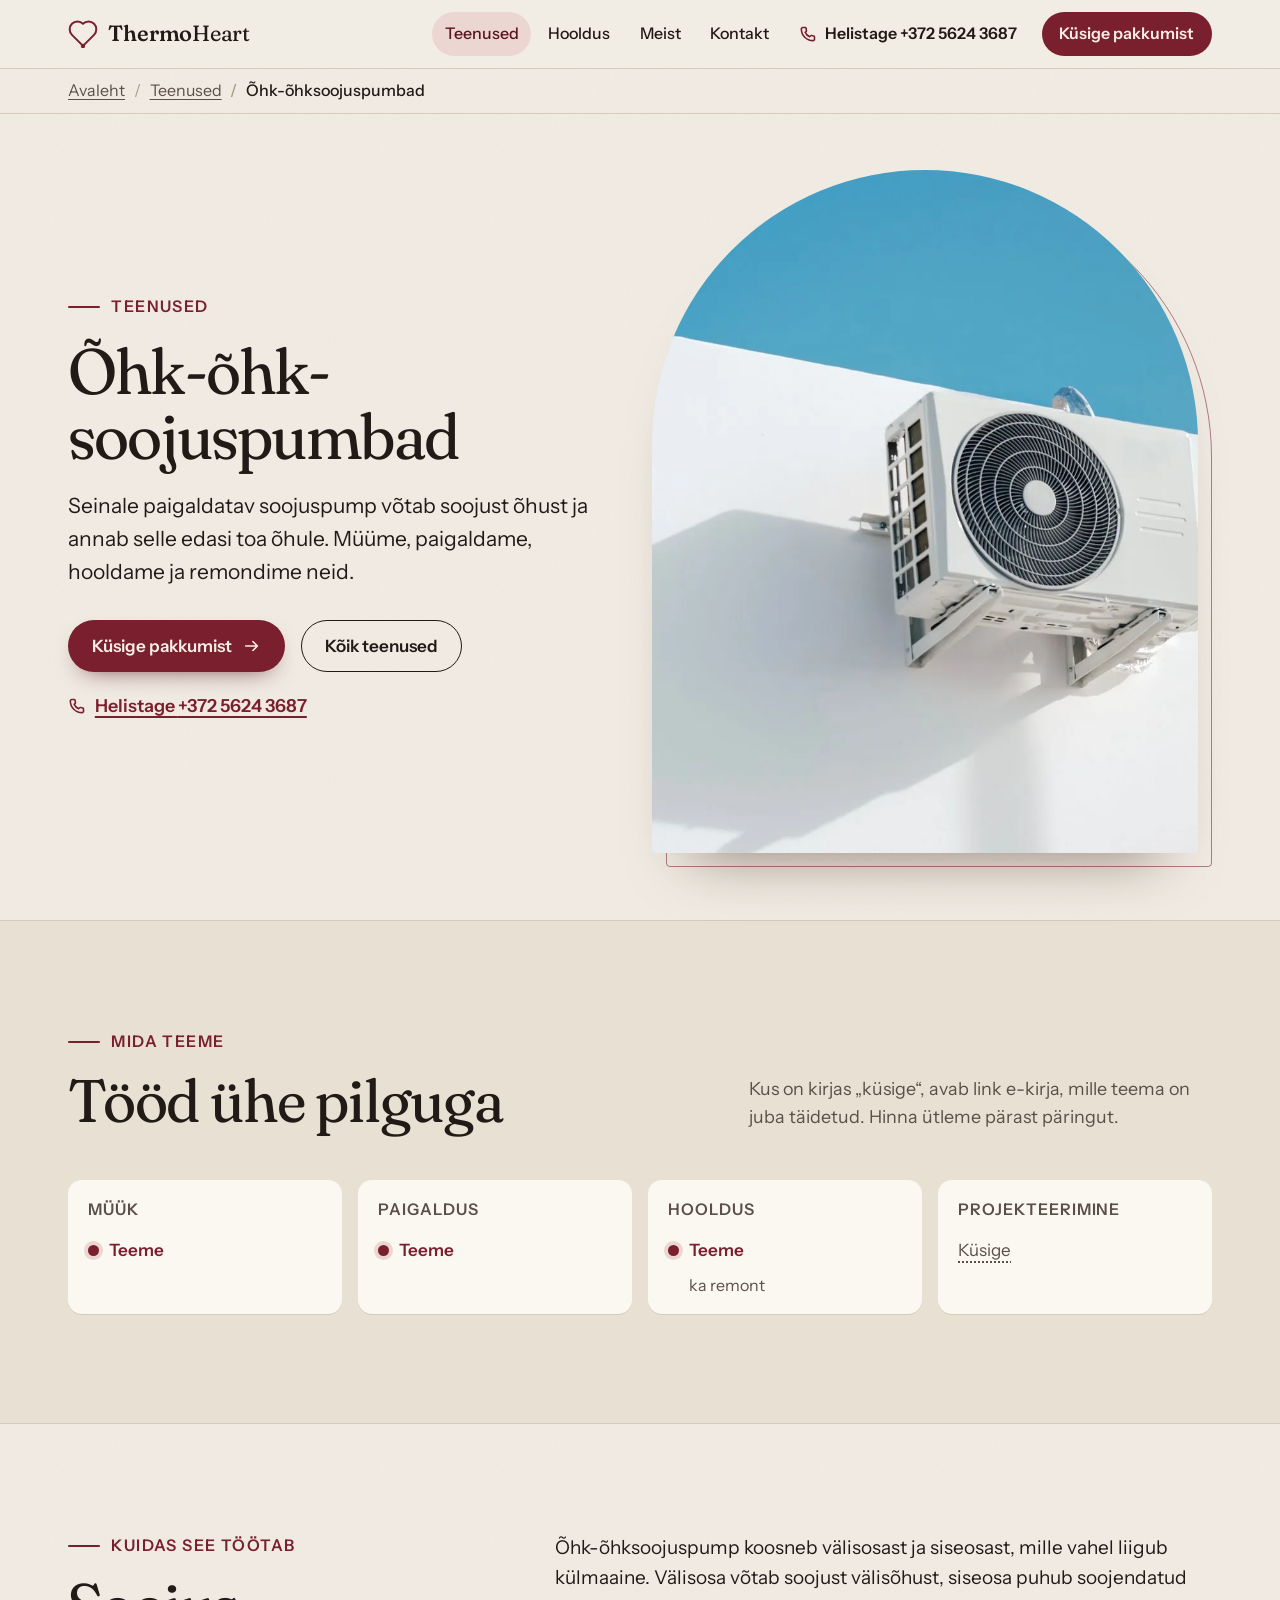
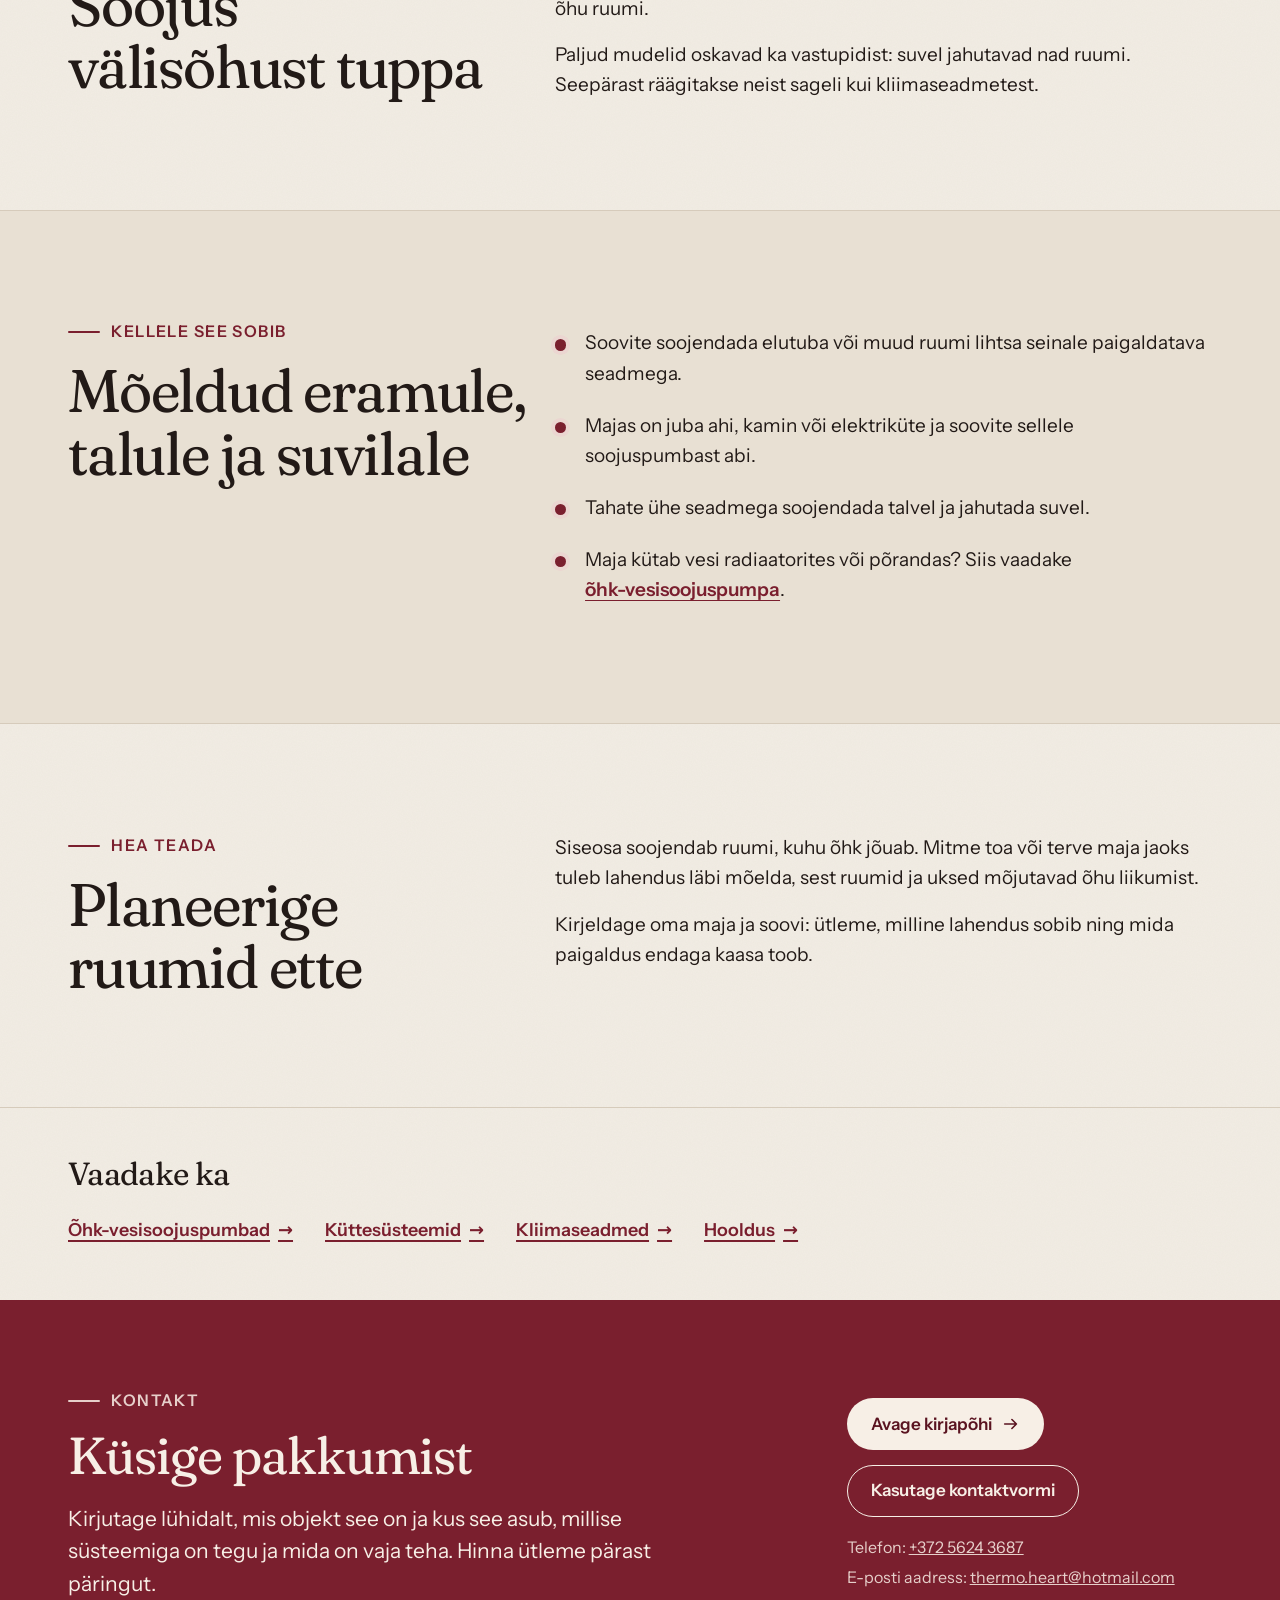
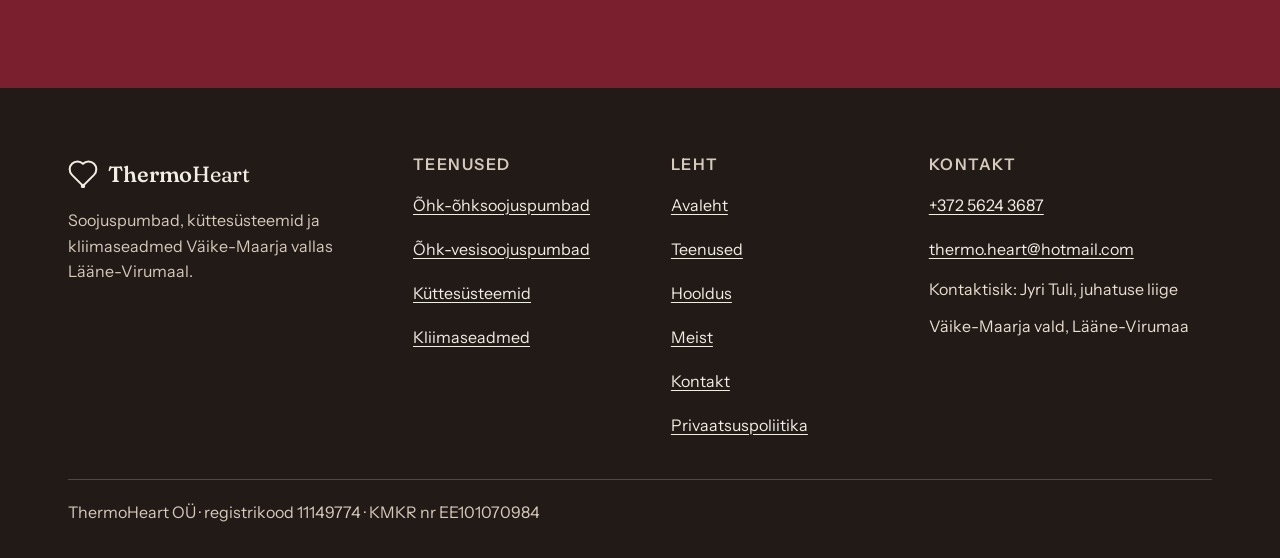
<file: ohk-ohk-soojuspumbad.html>
<!doctype html>
<html lang="et">
<head>
<meta charset="utf-8">
<meta name="viewport" content="width=device-width, initial-scale=1">
<title>Õhk-õhksoojuspumbad: müük, paigaldus, hooldus ja remont | ThermoHeart OÜ</title>
<meta name="description" content="Õhk-õhksoojuspumpade müük, paigaldus, hooldus ja remont Väike-Maarja vallas, Lääne-Virumaal. Vaadake, kellele see lahendus sobib, ja küsige pakkumist.">
<meta name="robots" content="noindex">
<meta property="og:type" content="website">
<meta property="og:locale" content="et_EE">
<meta property="og:site_name" content="ThermoHeart OÜ">
<meta property="og:title" content="Õhk-õhksoojuspumbad: müük, paigaldus, hooldus ja remont | ThermoHeart OÜ">
<meta property="og:description" content="Õhk-õhksoojuspumpade müük, paigaldus, hooldus ja remont Väike-Maarja vallas, Lääne-Virumaal. Vaadake, kellele see lahendus sobib, ja küsige pakkumist.">
<meta name="theme-color" content="#F2EDE4">
<link rel="icon" type="image/svg+xml" href="data:image/svg+xml,%3Csvg%20xmlns='http://www.w3.org/2000/svg'%20viewBox='0%200%2064%2064'%3E%3Crect%20width='64'%20height='64'%20rx='14'%20fill='%237A1F2E'/%3E%3Cpath%20d='M32%2053%20L10.79%2031.79%20A15%2015%200%200%201%2032%2010.57%20A15%2015%200%200%201%2053.21%2031.79%20Z'%20fill='none'%20stroke='%23F2EDE4'%20stroke-width='4.2'%20stroke-linejoin='round'/%3E%3Ccircle%20cx='32'%20cy='53'%20r='4'%20fill='%23F2EDE4'/%3E%3C/svg%3E">
<link rel="preload" href="fonts/fraunces-normal-latin.woff2" as="font" type="font/woff2" crossorigin>
<link rel="preload" href="fonts/instrument-sans-normal-latin.woff2" as="font" type="font/woff2" crossorigin>
<link rel="stylesheet" href="css/style.css">
<script>document.documentElement.className+=' js';</script>
<script src="js/site.js" defer></script>
<script type="application/ld+json">
{
  "@context": "https://schema.org",
  "@type": "BreadcrumbList",
  "itemListElement": [
    {
      "@type": "ListItem",
      "position": 1,
      "name": "Avaleht",
      "item": "https://www.thermoheart.ee/"
    },
    {
      "@type": "ListItem",
      "position": 2,
      "name": "Teenused",
      "item": "https://www.thermoheart.ee/teenused.html"
    },
    {
      "@type": "ListItem",
      "position": 3,
      "name": "Õhk-õhksoojuspumbad",
      "item": "https://www.thermoheart.ee/ohk-ohk-soojuspumbad.html"
    }
  ]
}
</script>
<script type="application/ld+json">
{
  "@context": "https://schema.org",
  "@type": "Service",
  "serviceType": "Õhk-õhksoojuspumpade müük, paigaldus, hooldus ja remont",
  "name": "Õhk-õhksoojuspumbad",
  "provider": {
    "@type": "HVACBusiness",
    "name": "ThermoHeart OÜ",
    "email": "thermo.heart@hotmail.com",
    "telephone": "+372 5624 3687"
  }
}
</script>
</head>
<body>
<a class="skip" href="#sisu">Põhisisu juurde</a>

<header class="top">
  <div class="wrap">
    <a class="brand" href="index.html" aria-label="ThermoHeart OÜ, avaleht">
      <svg viewBox="40 70 320 305" aria-hidden="true" focusable="false"><path d="M200 352 L79.79 231.79 A85 85 0 0 1 200 111.58 A85 85 0 0 1 320.21 231.79 Z" fill="none" stroke="#7A1F2E" stroke-width="22" stroke-linejoin="round"/><circle cx="200" cy="352" r="24" fill="#7A1F2E"/></svg>
      <span><b>Thermo</b>Heart</span>
    </a>
    <a class="top-call" href="tel:+37256243687" aria-label="Helistage +372 5624 3687"><svg viewBox="0 0 20 20" aria-hidden="true" focusable="false"><path d="M4.2 2.8h2.6a1 1 0 0 1 1 .8l.5 2.6a1 1 0 0 1-.3.9L6.9 8.2a10.5 10.5 0 0 0 4.9 4.9l1.1-1.1a1 1 0 0 1 .9-.3l2.6.5a1 1 0 0 1 .8 1v2.6a1.6 1.6 0 0 1-1.7 1.6A12.9 12.9 0 0 1 2.6 4.5 1.6 1.6 0 0 1 4.2 2.8z" fill="none" stroke="currentColor" stroke-width="1.8" stroke-linecap="round" stroke-linejoin="round"/></svg></a>
    <button class="menu-btn" type="button" aria-expanded="false" aria-controls="menu"><span class="menu-btn-label">Menüü</span><svg viewBox="0 0 20 20" aria-hidden="true" focusable="false"><path class="i-open" d="M3 6h14M3 10h14M3 14h14" fill="none" stroke="currentColor" stroke-width="1.8" stroke-linecap="round"/><path class="i-close" d="M5 5l10 10M15 5L5 15" fill="none" stroke="currentColor" stroke-width="1.8" stroke-linecap="round"/></svg></button>
    <nav class="nav" id="menu" aria-label="Põhimenüü">
      <a href="teenused.html" aria-current="page">Teenused</a>
      <a href="hooldus.html">Hooldus</a>
      <a href="meist.html">Meist</a>
      <a href="kontakt.html">Kontakt</a>
      <a class="nav-tel" href="tel:+37256243687"><svg viewBox="0 0 20 20" aria-hidden="true" focusable="false"><path d="M4.2 2.8h2.6a1 1 0 0 1 1 .8l.5 2.6a1 1 0 0 1-.3.9L6.9 8.2a10.5 10.5 0 0 0 4.9 4.9l1.1-1.1a1 1 0 0 1 .9-.3l2.6.5a1 1 0 0 1 .8 1v2.6a1.6 1.6 0 0 1-1.7 1.6A12.9 12.9 0 0 1 2.6 4.5 1.6 1.6 0 0 1 4.2 2.8z" fill="none" stroke="currentColor" stroke-width="1.8" stroke-linecap="round" stroke-linejoin="round"/></svg><span class="nav-tel-txt">Helistage <span class="nw">+372 5624 3687</span></span></a>
      <a class="nav-cta" href="kontakt.html#vorm">Küsige pakkumist</a>
    </nav>
  </div>
</header>

<main id="sisu">
<nav class="crumbs" aria-label="Leivapuru"><div class="wrap"><ol><li><a href="index.html">Avaleht</a></li><li><a href="teenused.html">Teenused</a></li><li aria-current="page">Õhk-õhksoojuspumbad</li></ol></div></nav>
  <section class="hero page-hero" aria-labelledby="h1">
    <div class="wrap hero-grid">
      <div class="hero-text">
        <p class="kicker">Teenused</p>
        <h1 id="h1">Õhk-õhk&shy;soojus&shy;pumbad</h1>
        <p class="lead">Seinale paigaldatav soojuspump võtab soojust õhust ja annab selle edasi toa õhule. Müüme, paigaldame, hooldame ja remondime neid.</p>
        <div class="actions">
          <a class="btn btn--primary" href="mailto:thermo.heart@hotmail.com?subject=Hinnap%C3%A4ring%3A%20%C3%B5hk-%C3%B5hksoojuspumbad&amp;body=Tere%21%0D%0A%0D%0AObjekt%20ja%20asukoht%20%28nt%20eramu%20v%C3%B5i%20talu%2C%20k%C3%BCla%20ja%20vald%29%3A%0D%0A%0D%0AS%C3%BCsteem%3A%20%C3%95hk-%C3%B5hksoojuspumbad%0D%0A%0D%0AMida%20on%20vaja%20teha%20%28nt%20paigaldus%2C%20hooldus%2C%20remont%29%3A%0D%0A%0D%0AMulle%20sobiv%20aeg%3A%0D%0A%0D%0ANimi%20ja%20telefon%3A%0D%0A">Küsige pakkumist <svg viewBox="0 0 20 20" aria-hidden="true" focusable="false"><path d="M3 10h13M11 5l5 5-5 5" fill="none" stroke="currentColor" stroke-width="1.8" stroke-linecap="round" stroke-linejoin="round"/></svg></a>
          <a class="btn btn--ghost" href="teenused.html">Kõik teenused</a>
          <a class="tel-link" href="tel:+37256243687"><svg viewBox="0 0 20 20" aria-hidden="true" focusable="false"><path d="M4.2 2.8h2.6a1 1 0 0 1 1 .8l.5 2.6a1 1 0 0 1-.3.9L6.9 8.2a10.5 10.5 0 0 0 4.9 4.9l1.1-1.1a1 1 0 0 1 .9-.3l2.6.5a1 1 0 0 1 .8 1v2.6a1.6 1.6 0 0 1-1.7 1.6A12.9 12.9 0 0 1 2.6 4.5 1.6 1.6 0 0 1 4.2 2.8z" fill="none" stroke="currentColor" stroke-width="1.8" stroke-linecap="round" stroke-linejoin="round"/></svg><span>Helistage <span class="nw">+372 5624 3687</span></span></a>
        </div>
      </div>
      <figure class="hero-photo">
        <div class="hero-frame"><img src="img/air-air.webp" width="1600" height="1067" fetchpriority="high" decoding="async" style="--pos:70% 40%" alt="Valgele seinale kinnitatud õhk-õhksoojuspumba välisosa sinise taeva taustal"></div>
      </figure>
    </div>
  </section>

  <section class="section works-sec" aria-labelledby="works-h">
    <div class="wrap">
      <div class="section-head">
        <div>
          <p class="kicker">Mida teeme</p>
          <h2 class="h2" id="works-h">Tööd ühe pilguga</h2>
        </div>
        <p>Kus on kirjas „küsige“, avab link e-kirja, mille teema on juba täidetud. Hinna ütleme pärast päringut.</p>
      </div>
      <dl class="works">
<div class="work"><dt>Müük</dt><dd><span class="yes">Teeme</span></dd></div>
<div class="work"><dt>Paigaldus</dt><dd><span class="yes">Teeme</span></dd></div>
<div class="work"><dt>Hooldus</dt><dd><span class="yes">Teeme</span><span class="yes-note">ka remont</span></dd></div>
<div class="work"><dt>Projekteerimine</dt><dd><a class="ask" href="mailto:thermo.heart@hotmail.com?subject=K%C3%BCsimus%3A%20%C3%95hk-%C3%B5hksoojuspumbad%2C%20projekteerimine&amp;body=Tere%21%0D%0A%0D%0AObjekt%20ja%20asukoht%3A%0D%0A%0D%0AMinu%20k%C3%BCsimus%3A%0D%0A%0D%0ANimi%20ja%20telefon%3A%0D%0A" aria-label="Küsige e-kirjaga: õhk-õhksoojuspumbad, projekteerimine">Küsige</a></dd></div>
</dl>
    </div>
  </section>

  <section class="section split" aria-labelledby="how-h">
    <div class="wrap split-grid">
      <div class="split-head">
        <p class="kicker">Kuidas see töötab</p>
        <h2 class="h2" id="how-h">Soojus välisõhust tuppa</h2>
      </div>
      <div class="split-body"><p class="about-text">Õhk-õhksoojuspump koosneb välisosast ja siseosast, mille vahel liigub külmaaine. Välisosa võtab soojust välisõhust, siseosa puhub soojendatud õhu ruumi.</p><p class="about-text">Paljud mudelid oskavad ka vastupidist: suvel jahutavad nad ruumi. Seepärast räägitakse neist sageli kui kliimaseadmetest.</p></div>
    </div>
  </section>

  <section class="section split split--alt" aria-labelledby="whom-h">
    <div class="wrap split-grid">
      <div class="split-head">
        <p class="kicker">Kellele see sobib</p>
        <h2 class="h2" id="whom-h">Mõeldud eramule, talule ja suvilale</h2>
      </div>
      <div class="split-body"><ul class="ticks"><li>Soovite soojendada elutuba või muud ruumi lihtsa seinale paigaldatava seadmega.</li><li>Majas on juba ahi, kamin või elektriküte ja soovite sellele soojuspumbast abi.</li><li>Tahate ühe seadmega soojendada talvel ja jahutada suvel.</li><li>Maja kütab vesi radiaatorites või põrandas? Siis vaadake <a href="ohk-vesi-soojuspumbad.html">õhk-vesisoojuspumpa</a>.</li></ul></div>
    </div>
  </section>

  <section class="section split" aria-labelledby="good-h">
    <div class="wrap split-grid">
      <div class="split-head">
        <p class="kicker">Hea teada</p>
        <h2 class="h2" id="good-h">Planeerige ruumid ette</h2>
      </div>
      <div class="split-body"><p class="about-text">Siseosa soojendab ruumi, kuhu õhk jõuab. Mitme toa või terve maja jaoks tuleb lahendus läbi mõelda, sest ruumid ja uksed mõjutavad õhu liikumist.</p><p class="about-text">Kirjeldage oma maja ja soovi: ütleme, milline lahendus sobib ning mida paigaldus endaga kaasa toob.</p></div>
    </div>
  </section>

  <section class="section related" aria-labelledby="related-h">
    <div class="wrap">
      <h2 class="h3" id="related-h">Vaadake ka</h2>
      <ul class="related-list"><li><a class="link-arrow" href="ohk-vesi-soojuspumbad.html">Õhk-vesisoojuspumbad</a></li><li><a class="link-arrow" href="kuttesusteemid.html">Küttesüsteemid</a></li><li><a class="link-arrow" href="kliimaseadmed.html">Kliimaseadmed</a></li><li><a class="link-arrow" href="hooldus.html">Hooldus</a></li></ul>
    </div>
  </section>


  <section class="section contact cta" aria-labelledby="cta-h">
    <div class="wrap cta-grid">
      <div>
        <p class="kicker">Kontakt</p>
        <h2 class="h2" id="cta-h">Küsige pakkumist</h2>
        <p class="lead">Kirjutage lühidalt, mis objekt see on ja kus see asub, millise süsteemiga on tegu ja mida on vaja teha. Hinna ütleme pärast päringut.</p>
      </div>
      <div class="cta-actions">
        <a class="btn btn--light" href="mailto:thermo.heart@hotmail.com?subject=Hinnap%C3%A4ring%3A%20%C3%B5hk-%C3%B5hksoojuspumbad&amp;body=Tere%21%0D%0A%0D%0AObjekt%20ja%20asukoht%20%28nt%20eramu%20v%C3%B5i%20talu%2C%20k%C3%BCla%20ja%20vald%29%3A%0D%0A%0D%0AS%C3%BCsteem%3A%20%C3%95hk-%C3%B5hksoojuspumbad%0D%0A%0D%0AMida%20on%20vaja%20teha%20%28nt%20paigaldus%2C%20hooldus%2C%20remont%29%3A%0D%0A%0D%0AMulle%20sobiv%20aeg%3A%0D%0A%0D%0ANimi%20ja%20telefon%3A%0D%0A">Avage kirjapõhi <svg viewBox="0 0 20 20" aria-hidden="true" focusable="false"><path d="M3 10h13M11 5l5 5-5 5" fill="none" stroke="currentColor" stroke-width="1.8" stroke-linecap="round" stroke-linejoin="round"/></svg></a>
        <a class="btn btn--outline-light" href="kontakt.html#vorm">Kasutage kontaktvormi</a>
        <p class="letter-cap">Telefon: <a href="tel:+37256243687"><span class="nw">+372 5624 3687</span></a></p>
        <p class="letter-cap">E-posti aadress: <a href="mailto:thermo.heart@hotmail.com">thermo.heart@hotmail.com</a></p>
      </div>
    </div>
  </section>
</main>

<footer class="foot">
  <div class="wrap">
    <div class="foot-grid">
      <div class="foot-about">
        <a class="brand brand--foot" href="index.html" aria-label="ThermoHeart OÜ, avaleht">
          <svg viewBox="40 70 320 305" aria-hidden="true" focusable="false"><path d="M200 352 L79.79 231.79 A85 85 0 0 1 200 111.58 A85 85 0 0 1 320.21 231.79 Z" fill="none" stroke="#F2EDE4" stroke-width="22" stroke-linejoin="round"/><circle cx="200" cy="352" r="24" fill="#F2EDE4"/></svg>
          <span><b>Thermo</b>Heart</span>
        </a>
        <p>Soojuspumbad, küttesüsteemid ja kliimaseadmed Väike-Maarja vallas Lääne-Virumaal.</p>
      </div>
      <div>
        <p class="foot-title">Teenused</p>
        <ul><li><a href="ohk-ohk-soojuspumbad.html">Õhk-õhksoojuspumbad</a></li><li><a href="ohk-vesi-soojuspumbad.html">Õhk-vesisoojuspumbad</a></li><li><a href="kuttesusteemid.html">Küttesüsteemid</a></li><li><a href="kliimaseadmed.html">Kliimaseadmed</a></li></ul>
      </div>
      <div>
        <p class="foot-title">Leht</p>
        <ul><li><a href="index.html">Avaleht</a></li><li><a href="teenused.html">Teenused</a></li><li><a href="hooldus.html">Hooldus</a></li><li><a href="meist.html">Meist</a></li><li><a href="kontakt.html">Kontakt</a></li><li><a href="privaatsuspoliitika.html">Privaatsuspoliitika</a></li></ul>
      </div>
      <div>
        <p class="foot-title">Kontakt</p>
        <ul>
          <li><a href="tel:+37256243687">+372 5624 3687</a></li>
          <li><a href="mailto:thermo.heart@hotmail.com">thermo.heart@hotmail.com</a></li>
          <li class="foot-text">Kontaktisik: Jyri Tuli, juhatuse liige</li>
          <li class="foot-text">Väike-Maarja vald, Lääne-Virumaa</li>
        </ul>
      </div>
    </div>
    <p class="foot-legal">ThermoHeart OÜ · registrikood 11149774 · KMKR nr EE101070984</p>
  </div>
</footer>
</body>
</html>
</file>
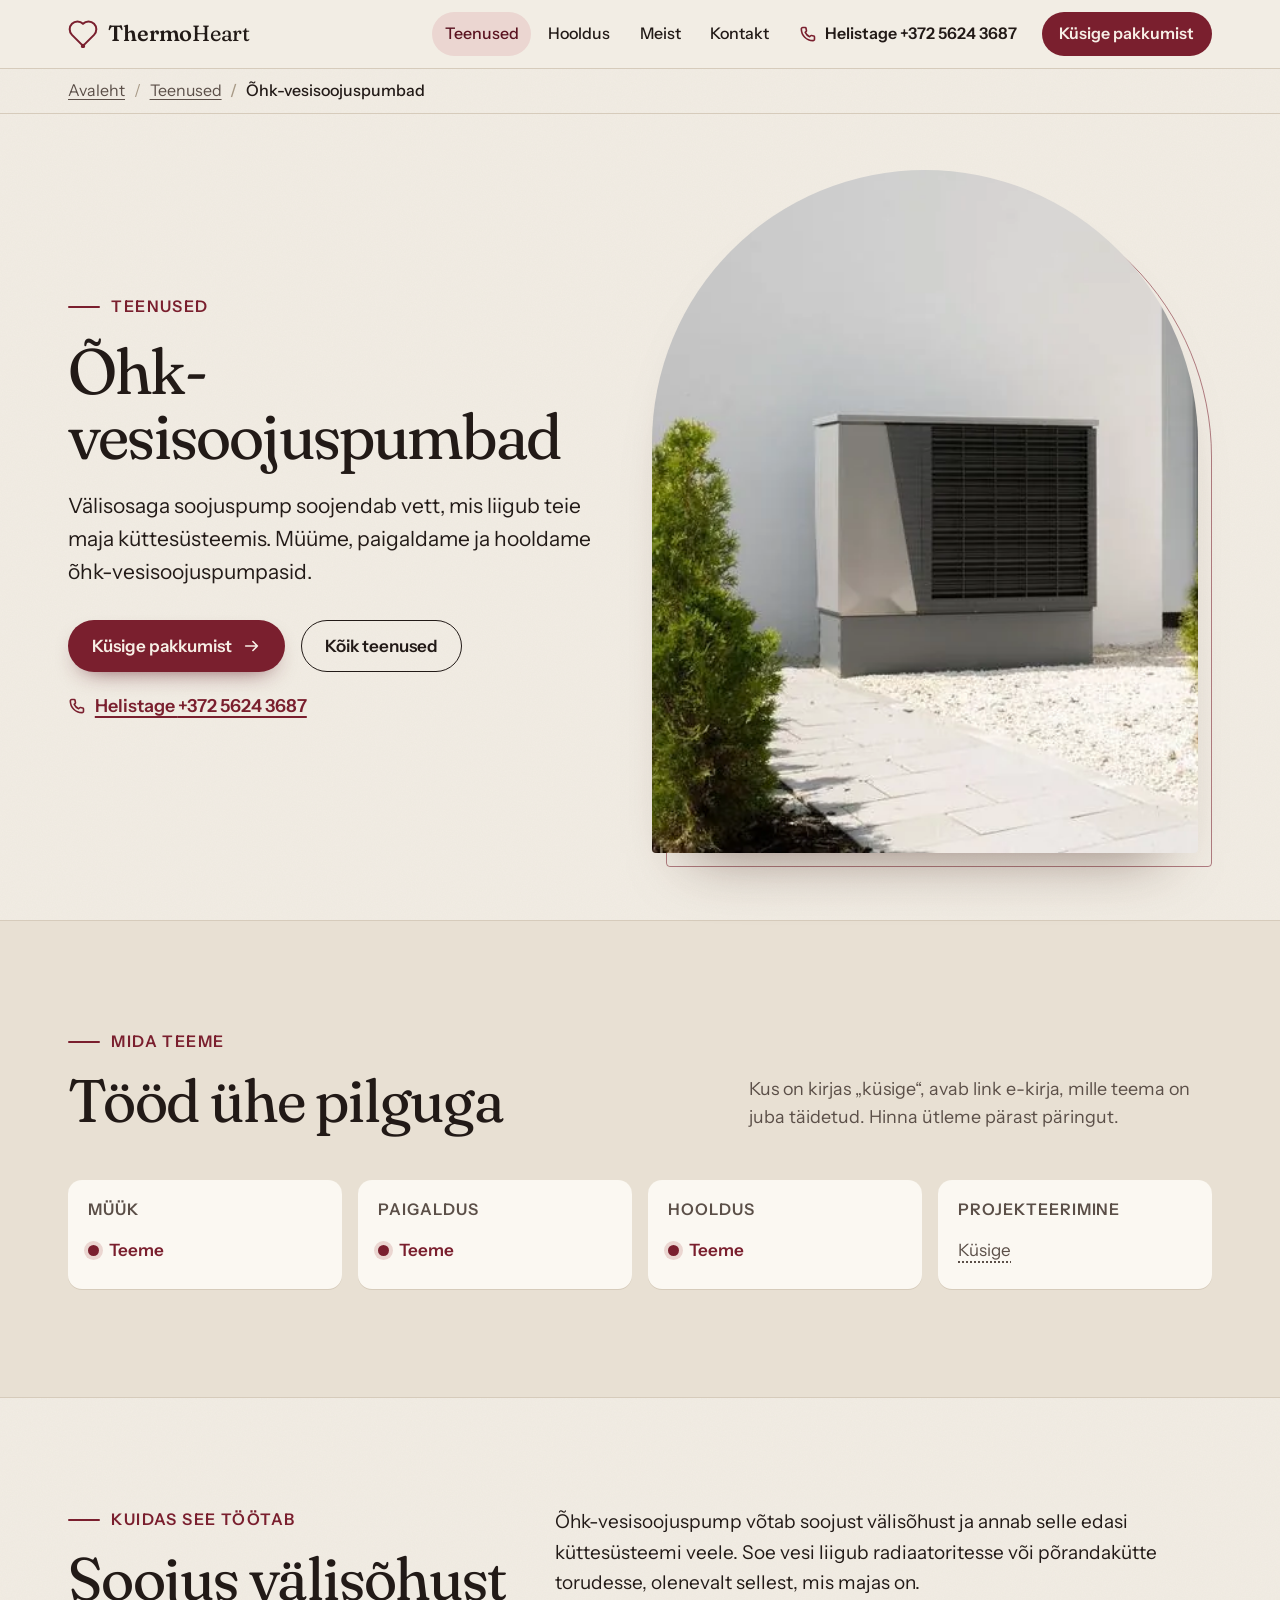
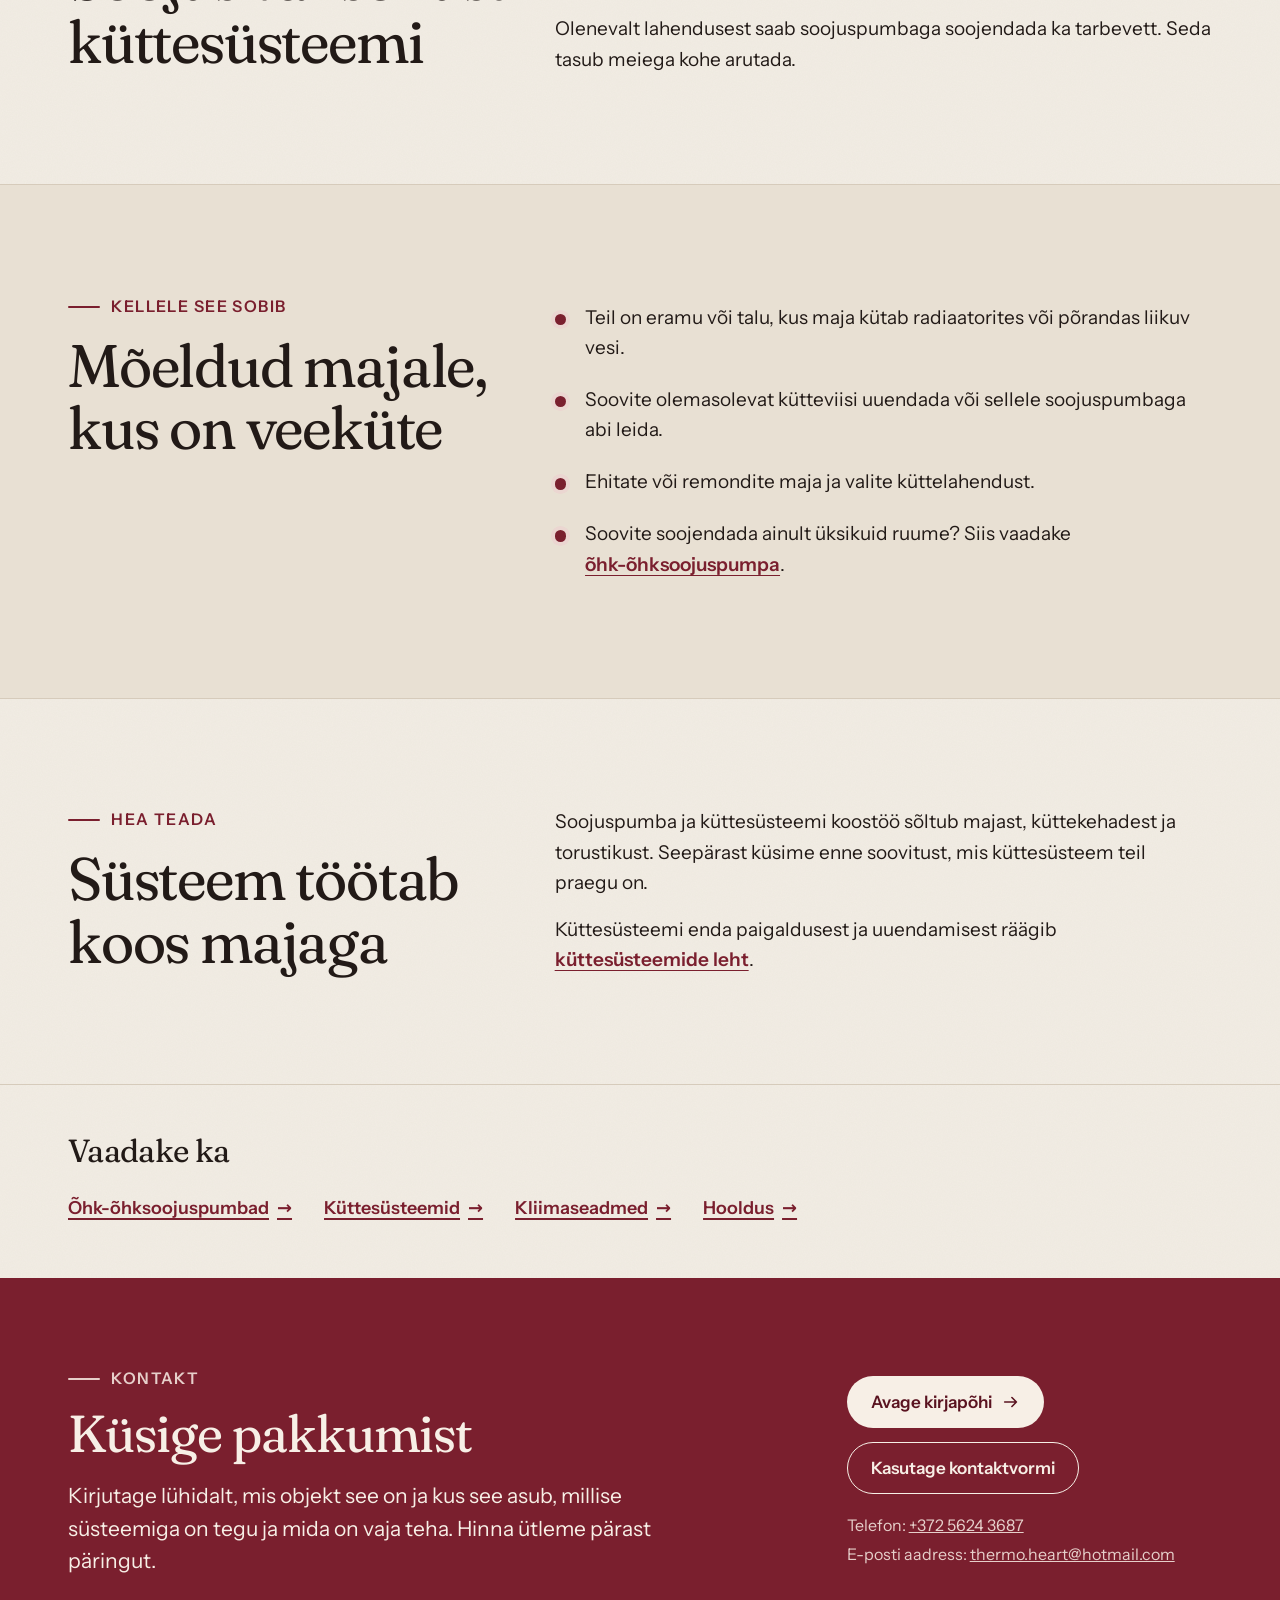
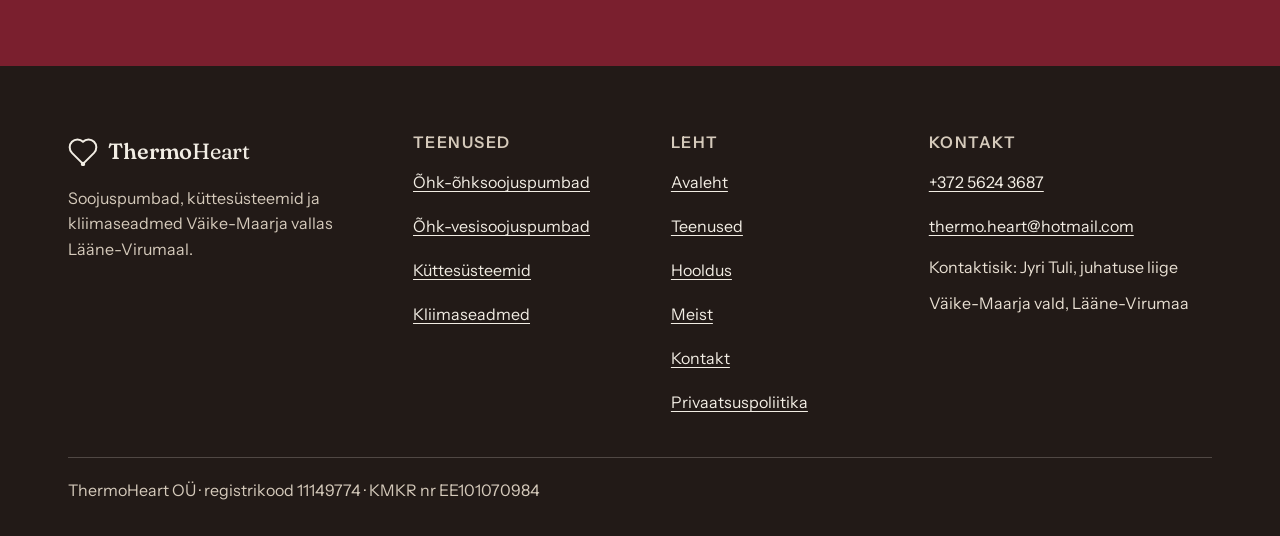
<file: ohk-vesi-soojuspumbad.html>
<!doctype html>
<html lang="et">
<head>
<meta charset="utf-8">
<meta name="viewport" content="width=device-width, initial-scale=1">
<title>Õhk-vesisoojuspumbad: müük, paigaldus ja hooldus | ThermoHeart OÜ</title>
<meta name="description" content="Õhk-vesisoojuspumpade müük, paigaldus ja hooldus Väike-Maarja vallas, Lääne-Virumaal. Soojus maja küttesüsteemi: vaadake, kellele see sobib.">
<meta name="robots" content="noindex">
<meta property="og:type" content="website">
<meta property="og:locale" content="et_EE">
<meta property="og:site_name" content="ThermoHeart OÜ">
<meta property="og:title" content="Õhk-vesisoojuspumbad: müük, paigaldus ja hooldus | ThermoHeart OÜ">
<meta property="og:description" content="Õhk-vesisoojuspumpade müük, paigaldus ja hooldus Väike-Maarja vallas, Lääne-Virumaal. Soojus maja küttesüsteemi: vaadake, kellele see sobib.">
<meta name="theme-color" content="#F2EDE4">
<link rel="icon" type="image/svg+xml" href="data:image/svg+xml,%3Csvg%20xmlns='http://www.w3.org/2000/svg'%20viewBox='0%200%2064%2064'%3E%3Crect%20width='64'%20height='64'%20rx='14'%20fill='%237A1F2E'/%3E%3Cpath%20d='M32%2053%20L10.79%2031.79%20A15%2015%200%200%201%2032%2010.57%20A15%2015%200%200%201%2053.21%2031.79%20Z'%20fill='none'%20stroke='%23F2EDE4'%20stroke-width='4.2'%20stroke-linejoin='round'/%3E%3Ccircle%20cx='32'%20cy='53'%20r='4'%20fill='%23F2EDE4'/%3E%3C/svg%3E">
<link rel="preload" href="fonts/fraunces-normal-latin.woff2" as="font" type="font/woff2" crossorigin>
<link rel="preload" href="fonts/instrument-sans-normal-latin.woff2" as="font" type="font/woff2" crossorigin>
<link rel="stylesheet" href="css/style.css">
<script>document.documentElement.className+=' js';</script>
<script src="js/site.js" defer></script>
<script type="application/ld+json">
{
  "@context": "https://schema.org",
  "@type": "BreadcrumbList",
  "itemListElement": [
    {
      "@type": "ListItem",
      "position": 1,
      "name": "Avaleht",
      "item": "https://www.thermoheart.ee/"
    },
    {
      "@type": "ListItem",
      "position": 2,
      "name": "Teenused",
      "item": "https://www.thermoheart.ee/teenused.html"
    },
    {
      "@type": "ListItem",
      "position": 3,
      "name": "Õhk-vesisoojuspumbad",
      "item": "https://www.thermoheart.ee/ohk-vesi-soojuspumbad.html"
    }
  ]
}
</script>
<script type="application/ld+json">
{
  "@context": "https://schema.org",
  "@type": "Service",
  "serviceType": "Õhk-vesisoojuspumpade müük, paigaldus ja hooldus",
  "name": "Õhk-vesisoojuspumbad",
  "provider": {
    "@type": "HVACBusiness",
    "name": "ThermoHeart OÜ",
    "email": "thermo.heart@hotmail.com",
    "telephone": "+372 5624 3687"
  }
}
</script>
</head>
<body>
<a class="skip" href="#sisu">Põhisisu juurde</a>

<header class="top">
  <div class="wrap">
    <a class="brand" href="index.html" aria-label="ThermoHeart OÜ, avaleht">
      <svg viewBox="40 70 320 305" aria-hidden="true" focusable="false"><path d="M200 352 L79.79 231.79 A85 85 0 0 1 200 111.58 A85 85 0 0 1 320.21 231.79 Z" fill="none" stroke="#7A1F2E" stroke-width="22" stroke-linejoin="round"/><circle cx="200" cy="352" r="24" fill="#7A1F2E"/></svg>
      <span><b>Thermo</b>Heart</span>
    </a>
    <a class="top-call" href="tel:+37256243687" aria-label="Helistage +372 5624 3687"><svg viewBox="0 0 20 20" aria-hidden="true" focusable="false"><path d="M4.2 2.8h2.6a1 1 0 0 1 1 .8l.5 2.6a1 1 0 0 1-.3.9L6.9 8.2a10.5 10.5 0 0 0 4.9 4.9l1.1-1.1a1 1 0 0 1 .9-.3l2.6.5a1 1 0 0 1 .8 1v2.6a1.6 1.6 0 0 1-1.7 1.6A12.9 12.9 0 0 1 2.6 4.5 1.6 1.6 0 0 1 4.2 2.8z" fill="none" stroke="currentColor" stroke-width="1.8" stroke-linecap="round" stroke-linejoin="round"/></svg></a>
    <button class="menu-btn" type="button" aria-expanded="false" aria-controls="menu"><span class="menu-btn-label">Menüü</span><svg viewBox="0 0 20 20" aria-hidden="true" focusable="false"><path class="i-open" d="M3 6h14M3 10h14M3 14h14" fill="none" stroke="currentColor" stroke-width="1.8" stroke-linecap="round"/><path class="i-close" d="M5 5l10 10M15 5L5 15" fill="none" stroke="currentColor" stroke-width="1.8" stroke-linecap="round"/></svg></button>
    <nav class="nav" id="menu" aria-label="Põhimenüü">
      <a href="teenused.html" aria-current="page">Teenused</a>
      <a href="hooldus.html">Hooldus</a>
      <a href="meist.html">Meist</a>
      <a href="kontakt.html">Kontakt</a>
      <a class="nav-tel" href="tel:+37256243687"><svg viewBox="0 0 20 20" aria-hidden="true" focusable="false"><path d="M4.2 2.8h2.6a1 1 0 0 1 1 .8l.5 2.6a1 1 0 0 1-.3.9L6.9 8.2a10.5 10.5 0 0 0 4.9 4.9l1.1-1.1a1 1 0 0 1 .9-.3l2.6.5a1 1 0 0 1 .8 1v2.6a1.6 1.6 0 0 1-1.7 1.6A12.9 12.9 0 0 1 2.6 4.5 1.6 1.6 0 0 1 4.2 2.8z" fill="none" stroke="currentColor" stroke-width="1.8" stroke-linecap="round" stroke-linejoin="round"/></svg><span class="nav-tel-txt">Helistage <span class="nw">+372 5624 3687</span></span></a>
      <a class="nav-cta" href="kontakt.html#vorm">Küsige pakkumist</a>
    </nav>
  </div>
</header>

<main id="sisu">
<nav class="crumbs" aria-label="Leivapuru"><div class="wrap"><ol><li><a href="index.html">Avaleht</a></li><li><a href="teenused.html">Teenused</a></li><li aria-current="page">Õhk-vesisoojuspumbad</li></ol></div></nav>
  <section class="hero page-hero" aria-labelledby="h1">
    <div class="wrap hero-grid">
      <div class="hero-text">
        <p class="kicker">Teenused</p>
        <h1 id="h1">Õhk-vesi&shy;soojus&shy;pumbad</h1>
        <p class="lead">Välisosaga soojuspump soojendab vett, mis liigub teie maja küttesüsteemis. Müüme, paigaldame ja hooldame õhk-vesisoojuspumpasid.</p>
        <div class="actions">
          <a class="btn btn--primary" href="mailto:thermo.heart@hotmail.com?subject=Hinnap%C3%A4ring%3A%20%C3%B5hk-vesisoojuspumbad&amp;body=Tere%21%0D%0A%0D%0AObjekt%20ja%20asukoht%20%28nt%20eramu%20v%C3%B5i%20talu%2C%20k%C3%BCla%20ja%20vald%29%3A%0D%0A%0D%0AS%C3%BCsteem%3A%20%C3%95hk-vesisoojuspumbad%0D%0A%0D%0AMida%20on%20vaja%20teha%20%28nt%20paigaldus%2C%20hooldus%2C%20remont%29%3A%0D%0A%0D%0AMulle%20sobiv%20aeg%3A%0D%0A%0D%0ANimi%20ja%20telefon%3A%0D%0A">Küsige pakkumist <svg viewBox="0 0 20 20" aria-hidden="true" focusable="false"><path d="M3 10h13M11 5l5 5-5 5" fill="none" stroke="currentColor" stroke-width="1.8" stroke-linecap="round" stroke-linejoin="round"/></svg></a>
          <a class="btn btn--ghost" href="teenused.html">Kõik teenused</a>
          <a class="tel-link" href="tel:+37256243687"><svg viewBox="0 0 20 20" aria-hidden="true" focusable="false"><path d="M4.2 2.8h2.6a1 1 0 0 1 1 .8l.5 2.6a1 1 0 0 1-.3.9L6.9 8.2a10.5 10.5 0 0 0 4.9 4.9l1.1-1.1a1 1 0 0 1 .9-.3l2.6.5a1 1 0 0 1 .8 1v2.6a1.6 1.6 0 0 1-1.7 1.6A12.9 12.9 0 0 1 2.6 4.5 1.6 1.6 0 0 1 4.2 2.8z" fill="none" stroke="currentColor" stroke-width="1.8" stroke-linecap="round" stroke-linejoin="round"/></svg><span>Helistage <span class="nw">+372 5624 3687</span></span></a>
        </div>
      </div>
      <figure class="hero-photo">
        <div class="hero-frame"><img src="img/air-water.webp" width="800" height="533" fetchpriority="high" decoding="async" style="--pos:50% 50%" alt="Õhk-vesisoojuspumba välisosa valge maja seina ääres, ümber tujad ja kruus"></div>
      </figure>
    </div>
  </section>

  <section class="section works-sec" aria-labelledby="works-h">
    <div class="wrap">
      <div class="section-head">
        <div>
          <p class="kicker">Mida teeme</p>
          <h2 class="h2" id="works-h">Tööd ühe pilguga</h2>
        </div>
        <p>Kus on kirjas „küsige“, avab link e-kirja, mille teema on juba täidetud. Hinna ütleme pärast päringut.</p>
      </div>
      <dl class="works">
<div class="work"><dt>Müük</dt><dd><span class="yes">Teeme</span></dd></div>
<div class="work"><dt>Paigaldus</dt><dd><span class="yes">Teeme</span></dd></div>
<div class="work"><dt>Hooldus</dt><dd><span class="yes">Teeme</span></dd></div>
<div class="work"><dt>Projekteerimine</dt><dd><a class="ask" href="mailto:thermo.heart@hotmail.com?subject=K%C3%BCsimus%3A%20%C3%95hk-vesisoojuspumbad%2C%20projekteerimine&amp;body=Tere%21%0D%0A%0D%0AObjekt%20ja%20asukoht%3A%0D%0A%0D%0AMinu%20k%C3%BCsimus%3A%0D%0A%0D%0ANimi%20ja%20telefon%3A%0D%0A" aria-label="Küsige e-kirjaga: õhk-vesisoojuspumbad, projekteerimine">Küsige</a></dd></div>
</dl>
    </div>
  </section>

  <section class="section split" aria-labelledby="how-h">
    <div class="wrap split-grid">
      <div class="split-head">
        <p class="kicker">Kuidas see töötab</p>
        <h2 class="h2" id="how-h">Soojus välisõhust küttesüsteemi</h2>
      </div>
      <div class="split-body"><p class="about-text">Õhk-vesisoojuspump võtab soojust välisõhust ja annab selle edasi küttesüsteemi veele. Soe vesi liigub radiaatoritesse või põrandakütte torudesse, olenevalt sellest, mis majas on.</p><p class="about-text">Olenevalt lahendusest saab soojuspumbaga soojendada ka tarbevett. Seda tasub meiega kohe arutada.</p></div>
    </div>
  </section>

  <section class="section split split--alt" aria-labelledby="whom-h">
    <div class="wrap split-grid">
      <div class="split-head">
        <p class="kicker">Kellele see sobib</p>
        <h2 class="h2" id="whom-h">Mõeldud majale, kus on veeküte</h2>
      </div>
      <div class="split-body"><ul class="ticks"><li>Teil on eramu või talu, kus maja kütab radiaatorites või põrandas liikuv vesi.</li><li>Soovite olemasolevat kütteviisi uuendada või sellele soojuspumbaga abi leida.</li><li>Ehitate või remondite maja ja valite küttelahendust.</li><li>Soovite soojendada ainult üksikuid ruume? Siis vaadake <a href="ohk-ohk-soojuspumbad.html">õhk-õhksoojuspumpa</a>.</li></ul></div>
    </div>
  </section>

  <section class="section split" aria-labelledby="good-h">
    <div class="wrap split-grid">
      <div class="split-head">
        <p class="kicker">Hea teada</p>
        <h2 class="h2" id="good-h">Süsteem töötab koos majaga</h2>
      </div>
      <div class="split-body"><p class="about-text">Soojuspumba ja küttesüsteemi koostöö sõltub majast, küttekehadest ja torustikust. Seepärast küsime enne soovitust, mis küttesüsteem teil praegu on.</p><p class="about-text">Küttesüsteemi enda paigaldusest ja uuendamisest räägib <a href="kuttesusteemid.html">küttesüsteemide leht</a>.</p></div>
    </div>
  </section>

  <section class="section related" aria-labelledby="related-h">
    <div class="wrap">
      <h2 class="h3" id="related-h">Vaadake ka</h2>
      <ul class="related-list"><li><a class="link-arrow" href="ohk-ohk-soojuspumbad.html">Õhk-õhksoojuspumbad</a></li><li><a class="link-arrow" href="kuttesusteemid.html">Küttesüsteemid</a></li><li><a class="link-arrow" href="kliimaseadmed.html">Kliimaseadmed</a></li><li><a class="link-arrow" href="hooldus.html">Hooldus</a></li></ul>
    </div>
  </section>


  <section class="section contact cta" aria-labelledby="cta-h">
    <div class="wrap cta-grid">
      <div>
        <p class="kicker">Kontakt</p>
        <h2 class="h2" id="cta-h">Küsige pakkumist</h2>
        <p class="lead">Kirjutage lühidalt, mis objekt see on ja kus see asub, millise süsteemiga on tegu ja mida on vaja teha. Hinna ütleme pärast päringut.</p>
      </div>
      <div class="cta-actions">
        <a class="btn btn--light" href="mailto:thermo.heart@hotmail.com?subject=Hinnap%C3%A4ring%3A%20%C3%B5hk-vesisoojuspumbad&amp;body=Tere%21%0D%0A%0D%0AObjekt%20ja%20asukoht%20%28nt%20eramu%20v%C3%B5i%20talu%2C%20k%C3%BCla%20ja%20vald%29%3A%0D%0A%0D%0AS%C3%BCsteem%3A%20%C3%95hk-vesisoojuspumbad%0D%0A%0D%0AMida%20on%20vaja%20teha%20%28nt%20paigaldus%2C%20hooldus%2C%20remont%29%3A%0D%0A%0D%0AMulle%20sobiv%20aeg%3A%0D%0A%0D%0ANimi%20ja%20telefon%3A%0D%0A">Avage kirjapõhi <svg viewBox="0 0 20 20" aria-hidden="true" focusable="false"><path d="M3 10h13M11 5l5 5-5 5" fill="none" stroke="currentColor" stroke-width="1.8" stroke-linecap="round" stroke-linejoin="round"/></svg></a>
        <a class="btn btn--outline-light" href="kontakt.html#vorm">Kasutage kontaktvormi</a>
        <p class="letter-cap">Telefon: <a href="tel:+37256243687"><span class="nw">+372 5624 3687</span></a></p>
        <p class="letter-cap">E-posti aadress: <a href="mailto:thermo.heart@hotmail.com">thermo.heart@hotmail.com</a></p>
      </div>
    </div>
  </section>
</main>

<footer class="foot">
  <div class="wrap">
    <div class="foot-grid">
      <div class="foot-about">
        <a class="brand brand--foot" href="index.html" aria-label="ThermoHeart OÜ, avaleht">
          <svg viewBox="40 70 320 305" aria-hidden="true" focusable="false"><path d="M200 352 L79.79 231.79 A85 85 0 0 1 200 111.58 A85 85 0 0 1 320.21 231.79 Z" fill="none" stroke="#F2EDE4" stroke-width="22" stroke-linejoin="round"/><circle cx="200" cy="352" r="24" fill="#F2EDE4"/></svg>
          <span><b>Thermo</b>Heart</span>
        </a>
        <p>Soojuspumbad, küttesüsteemid ja kliimaseadmed Väike-Maarja vallas Lääne-Virumaal.</p>
      </div>
      <div>
        <p class="foot-title">Teenused</p>
        <ul><li><a href="ohk-ohk-soojuspumbad.html">Õhk-õhksoojuspumbad</a></li><li><a href="ohk-vesi-soojuspumbad.html">Õhk-vesisoojuspumbad</a></li><li><a href="kuttesusteemid.html">Küttesüsteemid</a></li><li><a href="kliimaseadmed.html">Kliimaseadmed</a></li></ul>
      </div>
      <div>
        <p class="foot-title">Leht</p>
        <ul><li><a href="index.html">Avaleht</a></li><li><a href="teenused.html">Teenused</a></li><li><a href="hooldus.html">Hooldus</a></li><li><a href="meist.html">Meist</a></li><li><a href="kontakt.html">Kontakt</a></li><li><a href="privaatsuspoliitika.html">Privaatsuspoliitika</a></li></ul>
      </div>
      <div>
        <p class="foot-title">Kontakt</p>
        <ul>
          <li><a href="tel:+37256243687">+372 5624 3687</a></li>
          <li><a href="mailto:thermo.heart@hotmail.com">thermo.heart@hotmail.com</a></li>
          <li class="foot-text">Kontaktisik: Jyri Tuli, juhatuse liige</li>
          <li class="foot-text">Väike-Maarja vald, Lääne-Virumaa</li>
        </ul>
      </div>
    </div>
    <p class="foot-legal">ThermoHeart OÜ · registrikood 11149774 · KMKR nr EE101070984</p>
  </div>
</footer>
</body>
</html>
</file>
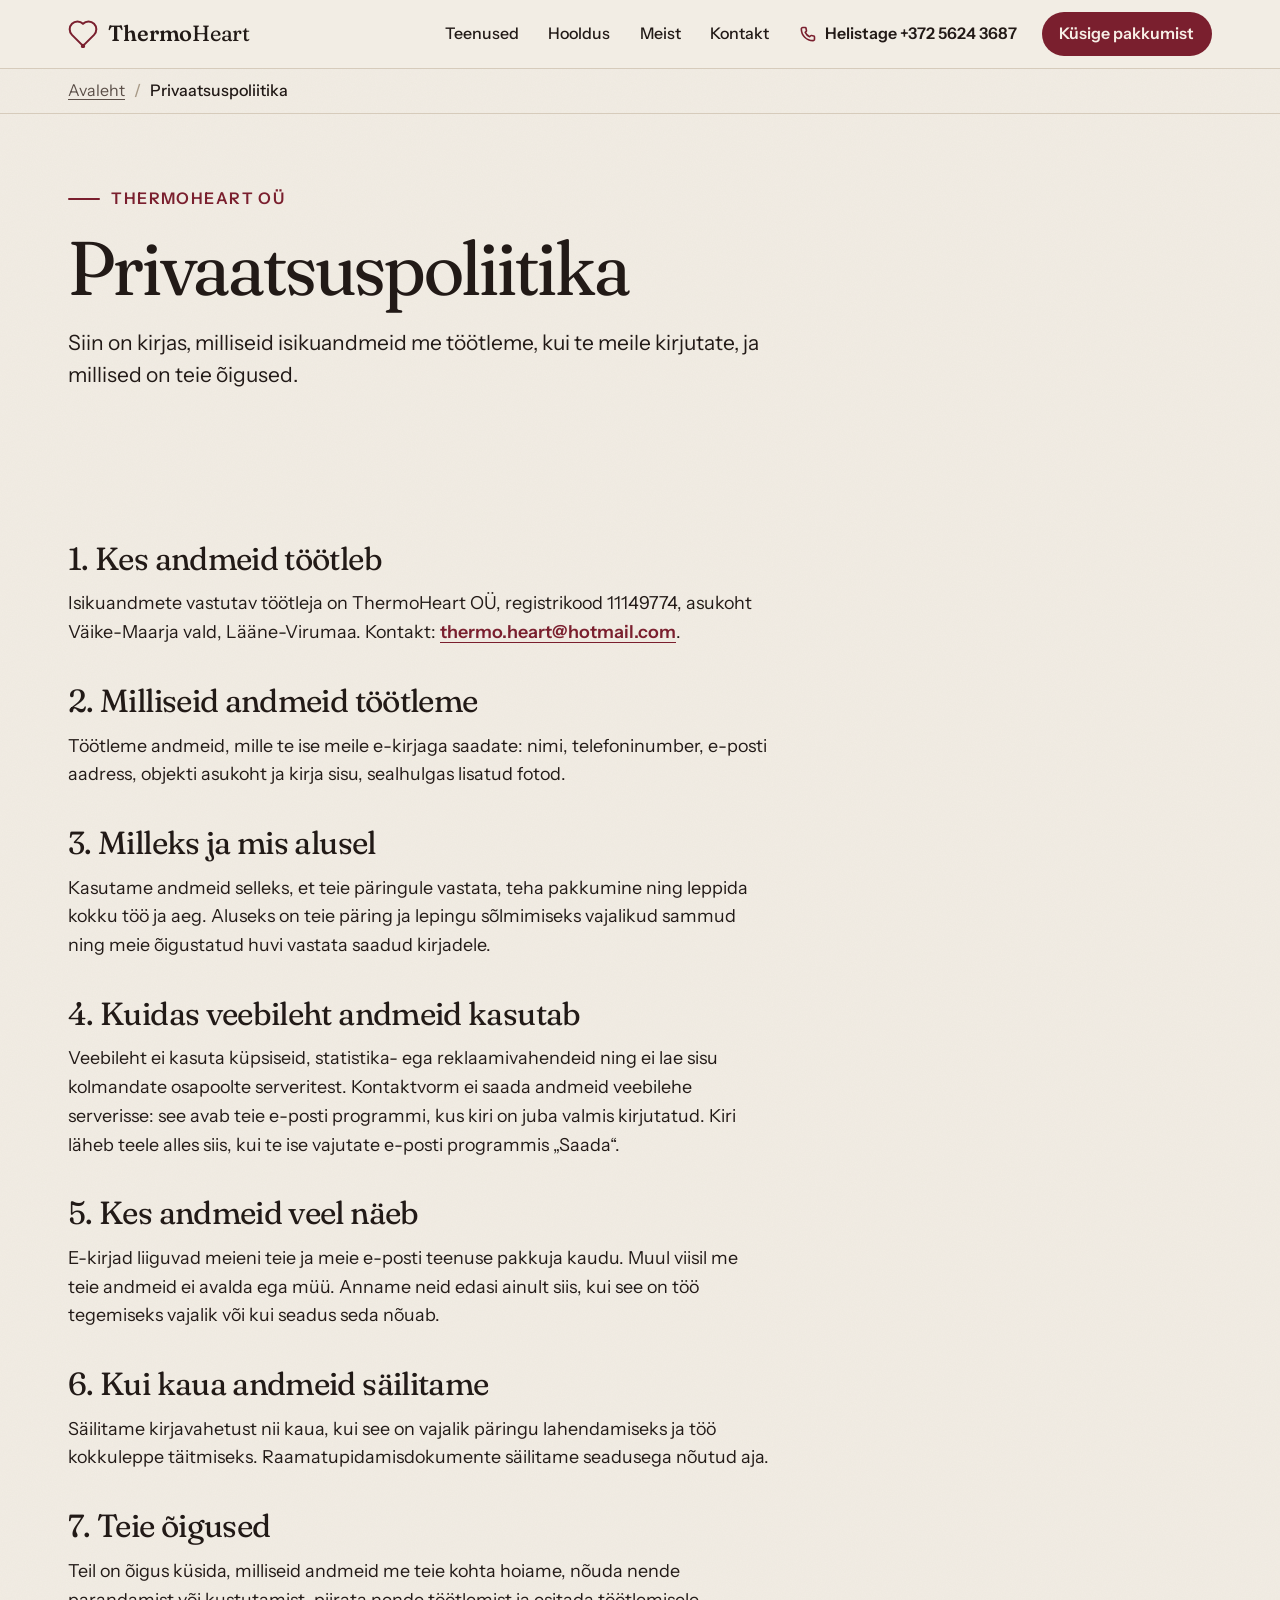
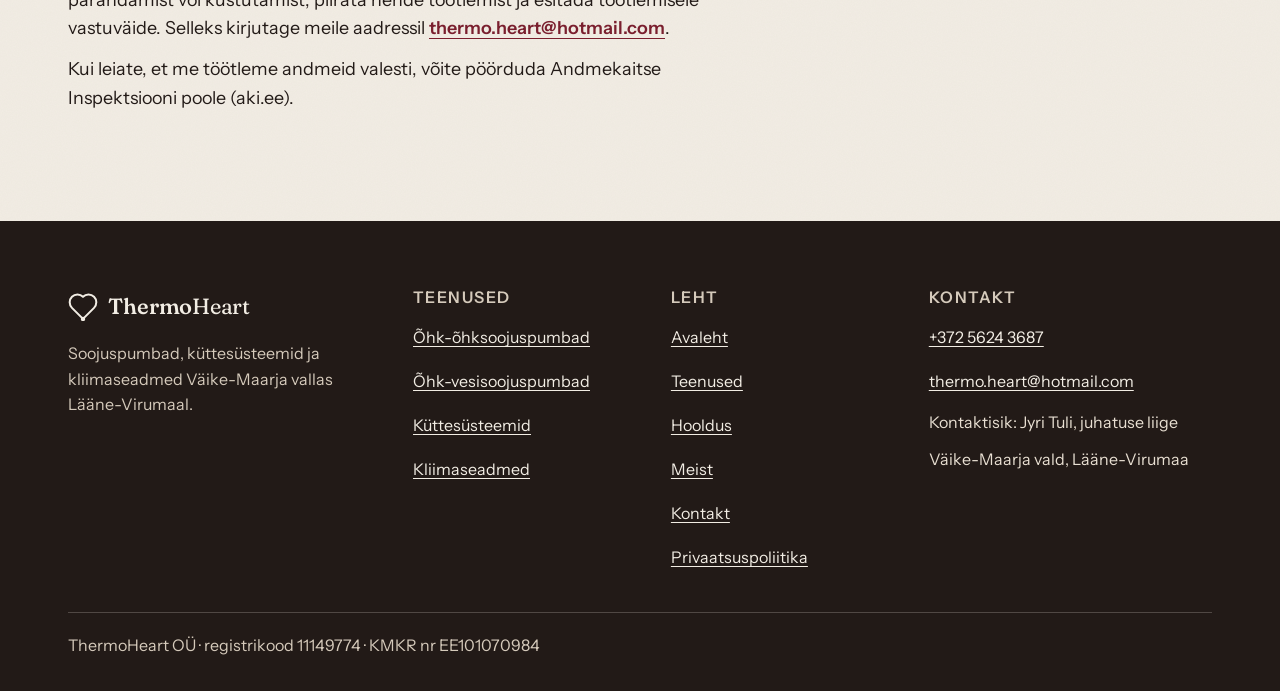
<file: privaatsuspoliitika.html>
<!doctype html>
<html lang="et">
<head>
<meta charset="utf-8">
<meta name="viewport" content="width=device-width, initial-scale=1">
<title>Privaatsuspoliitika | ThermoHeart OÜ</title>
<meta name="description" content="ThermoHeart OÜ privaatsuspoliitika: milliseid andmeid töötleme, kui te meile kirjutate, ning millised on teie õigused.">
<meta name="robots" content="noindex">
<meta property="og:type" content="website">
<meta property="og:locale" content="et_EE">
<meta property="og:site_name" content="ThermoHeart OÜ">
<meta property="og:title" content="Privaatsuspoliitika | ThermoHeart OÜ">
<meta property="og:description" content="ThermoHeart OÜ privaatsuspoliitika: milliseid andmeid töötleme, kui te meile kirjutate, ning millised on teie õigused.">
<meta name="theme-color" content="#F2EDE4">
<link rel="icon" type="image/svg+xml" href="data:image/svg+xml,%3Csvg%20xmlns='http://www.w3.org/2000/svg'%20viewBox='0%200%2064%2064'%3E%3Crect%20width='64'%20height='64'%20rx='14'%20fill='%237A1F2E'/%3E%3Cpath%20d='M32%2053%20L10.79%2031.79%20A15%2015%200%200%201%2032%2010.57%20A15%2015%200%200%201%2053.21%2031.79%20Z'%20fill='none'%20stroke='%23F2EDE4'%20stroke-width='4.2'%20stroke-linejoin='round'/%3E%3Ccircle%20cx='32'%20cy='53'%20r='4'%20fill='%23F2EDE4'/%3E%3C/svg%3E">
<link rel="preload" href="fonts/fraunces-normal-latin.woff2" as="font" type="font/woff2" crossorigin>
<link rel="preload" href="fonts/instrument-sans-normal-latin.woff2" as="font" type="font/woff2" crossorigin>
<link rel="stylesheet" href="css/style.css">
<script>document.documentElement.className+=' js';</script>
<script src="js/site.js" defer></script>
<script type="application/ld+json">
{
  "@context": "https://schema.org",
  "@type": "BreadcrumbList",
  "itemListElement": [
    {
      "@type": "ListItem",
      "position": 1,
      "name": "Avaleht",
      "item": "https://www.thermoheart.ee/"
    },
    {
      "@type": "ListItem",
      "position": 2,
      "name": "Privaatsuspoliitika",
      "item": "https://www.thermoheart.ee/privaatsuspoliitika.html"
    }
  ]
}
</script>
</head>
<body>
<a class="skip" href="#sisu">Põhisisu juurde</a>

<header class="top">
  <div class="wrap">
    <a class="brand" href="index.html" aria-label="ThermoHeart OÜ, avaleht">
      <svg viewBox="40 70 320 305" aria-hidden="true" focusable="false"><path d="M200 352 L79.79 231.79 A85 85 0 0 1 200 111.58 A85 85 0 0 1 320.21 231.79 Z" fill="none" stroke="#7A1F2E" stroke-width="22" stroke-linejoin="round"/><circle cx="200" cy="352" r="24" fill="#7A1F2E"/></svg>
      <span><b>Thermo</b>Heart</span>
    </a>
    <a class="top-call" href="tel:+37256243687" aria-label="Helistage +372 5624 3687"><svg viewBox="0 0 20 20" aria-hidden="true" focusable="false"><path d="M4.2 2.8h2.6a1 1 0 0 1 1 .8l.5 2.6a1 1 0 0 1-.3.9L6.9 8.2a10.5 10.5 0 0 0 4.9 4.9l1.1-1.1a1 1 0 0 1 .9-.3l2.6.5a1 1 0 0 1 .8 1v2.6a1.6 1.6 0 0 1-1.7 1.6A12.9 12.9 0 0 1 2.6 4.5 1.6 1.6 0 0 1 4.2 2.8z" fill="none" stroke="currentColor" stroke-width="1.8" stroke-linecap="round" stroke-linejoin="round"/></svg></a>
    <button class="menu-btn" type="button" aria-expanded="false" aria-controls="menu"><span class="menu-btn-label">Menüü</span><svg viewBox="0 0 20 20" aria-hidden="true" focusable="false"><path class="i-open" d="M3 6h14M3 10h14M3 14h14" fill="none" stroke="currentColor" stroke-width="1.8" stroke-linecap="round"/><path class="i-close" d="M5 5l10 10M15 5L5 15" fill="none" stroke="currentColor" stroke-width="1.8" stroke-linecap="round"/></svg></button>
    <nav class="nav" id="menu" aria-label="Põhimenüü">
      <a href="teenused.html">Teenused</a>
      <a href="hooldus.html">Hooldus</a>
      <a href="meist.html">Meist</a>
      <a href="kontakt.html">Kontakt</a>
      <a class="nav-tel" href="tel:+37256243687"><svg viewBox="0 0 20 20" aria-hidden="true" focusable="false"><path d="M4.2 2.8h2.6a1 1 0 0 1 1 .8l.5 2.6a1 1 0 0 1-.3.9L6.9 8.2a10.5 10.5 0 0 0 4.9 4.9l1.1-1.1a1 1 0 0 1 .9-.3l2.6.5a1 1 0 0 1 .8 1v2.6a1.6 1.6 0 0 1-1.7 1.6A12.9 12.9 0 0 1 2.6 4.5 1.6 1.6 0 0 1 4.2 2.8z" fill="none" stroke="currentColor" stroke-width="1.8" stroke-linecap="round" stroke-linejoin="round"/></svg><span class="nav-tel-txt">Helistage <span class="nw">+372 5624 3687</span></span></a>
      <a class="nav-cta" href="kontakt.html#vorm">Küsige pakkumist</a>
    </nav>
  </div>
</header>

<main id="sisu">
<nav class="crumbs" aria-label="Leivapuru"><div class="wrap"><ol><li><a href="index.html">Avaleht</a></li><li aria-current="page">Privaatsuspoliitika</li></ol></div></nav>
  <section class="page-top" aria-labelledby="h1">
    <div class="wrap">
      <p class="kicker">ThermoHeart OÜ</p>
      <h1 id="h1" class="page-h1">Privaatsus&shy;poliitika</h1>
      <p class="lead">Siin on kirjas, milliseid isikuandmeid me töötleme, kui te meile kirjutate, ja millised on teie õigused.</p>
    </div>
  </section>

  <section class="section legal" aria-label="Privaatsuspoliitika tekst">
    <div class="wrap">
      <div class="legal-body">
        <h2 class="h3">1. Kes andmeid töötleb</h2>
        <p>Isikuandmete vastutav töötleja on ThermoHeart OÜ, registrikood 11149774, asukoht Väike-Maarja vald, Lääne-Virumaa. Kontakt: <a href="mailto:thermo.heart@hotmail.com">thermo.heart@hotmail.com</a>.</p>

        <h2 class="h3">2. Milliseid andmeid töötleme</h2>
        <p>Töötleme andmeid, mille te ise meile e-kirjaga saadate: nimi, telefoninumber, e-posti aadress, objekti asukoht ja kirja sisu, sealhulgas lisatud fotod.</p>

        <h2 class="h3">3. Milleks ja mis alusel</h2>
        <p>Kasutame andmeid selleks, et teie päringule vastata, teha pakkumine ning leppida kokku töö ja aeg. Aluseks on teie päring ja lepingu sõlmimiseks vajalikud sammud ning meie õigustatud huvi vastata saadud kirjadele.</p>

        <h2 class="h3">4. Kuidas veebileht andmeid kasutab</h2>
        <p>Veebileht ei kasuta küpsiseid, statistika- ega reklaamivahendeid ning ei lae sisu kolmandate osapoolte serveritest. Kontaktvorm ei saada andmeid veebilehe serverisse: see avab teie e-posti programmi, kus kiri on juba valmis kirjutatud. Kiri läheb teele alles siis, kui te ise vajutate e-posti programmis „Saada“.</p>

        <h2 class="h3">5. Kes andmeid veel näeb</h2>
        <p>E-kirjad liiguvad meieni teie ja meie e-posti teenuse pakkuja kaudu. Muul viisil me teie andmeid ei avalda ega müü. Anname neid edasi ainult siis, kui see on töö tegemiseks vajalik või kui seadus seda nõuab.</p>

        <h2 class="h3">6. Kui kaua andmeid säilitame</h2>
        <p>Säilitame kirjavahetust nii kaua, kui see on vajalik päringu lahendamiseks ja töö kokkuleppe täitmiseks. Raamatupidamisdokumente säilitame seadusega nõutud aja.</p>

        <h2 class="h3">7. Teie õigused</h2>
        <p>Teil on õigus küsida, milliseid andmeid me teie kohta hoiame, nõuda nende parandamist või kustutamist, piirata nende töötlemist ja esitada töötlemisele vastuväide. Selleks kirjutage meile aadressil <a href="mailto:thermo.heart@hotmail.com">thermo.heart@hotmail.com</a>.</p>
        <p>Kui leiate, et me töötleme andmeid valesti, võite pöörduda Andmekaitse Inspektsiooni poole (aki.ee).</p>
      </div>
    </div>
  </section>
</main>

<footer class="foot">
  <div class="wrap">
    <div class="foot-grid">
      <div class="foot-about">
        <a class="brand brand--foot" href="index.html" aria-label="ThermoHeart OÜ, avaleht">
          <svg viewBox="40 70 320 305" aria-hidden="true" focusable="false"><path d="M200 352 L79.79 231.79 A85 85 0 0 1 200 111.58 A85 85 0 0 1 320.21 231.79 Z" fill="none" stroke="#F2EDE4" stroke-width="22" stroke-linejoin="round"/><circle cx="200" cy="352" r="24" fill="#F2EDE4"/></svg>
          <span><b>Thermo</b>Heart</span>
        </a>
        <p>Soojuspumbad, küttesüsteemid ja kliimaseadmed Väike-Maarja vallas Lääne-Virumaal.</p>
      </div>
      <div>
        <p class="foot-title">Teenused</p>
        <ul><li><a href="ohk-ohk-soojuspumbad.html">Õhk-õhksoojuspumbad</a></li><li><a href="ohk-vesi-soojuspumbad.html">Õhk-vesisoojuspumbad</a></li><li><a href="kuttesusteemid.html">Küttesüsteemid</a></li><li><a href="kliimaseadmed.html">Kliimaseadmed</a></li></ul>
      </div>
      <div>
        <p class="foot-title">Leht</p>
        <ul><li><a href="index.html">Avaleht</a></li><li><a href="teenused.html">Teenused</a></li><li><a href="hooldus.html">Hooldus</a></li><li><a href="meist.html">Meist</a></li><li><a href="kontakt.html">Kontakt</a></li><li><a href="privaatsuspoliitika.html">Privaatsuspoliitika</a></li></ul>
      </div>
      <div>
        <p class="foot-title">Kontakt</p>
        <ul>
          <li><a href="tel:+37256243687">+372 5624 3687</a></li>
          <li><a href="mailto:thermo.heart@hotmail.com">thermo.heart@hotmail.com</a></li>
          <li class="foot-text">Kontaktisik: Jyri Tuli, juhatuse liige</li>
          <li class="foot-text">Väike-Maarja vald, Lääne-Virumaa</li>
        </ul>
      </div>
    </div>
    <p class="foot-legal">ThermoHeart OÜ · registrikood 11149774 · KMKR nr EE101070984</p>
  </div>
</footer>
</body>
</html>
</file>
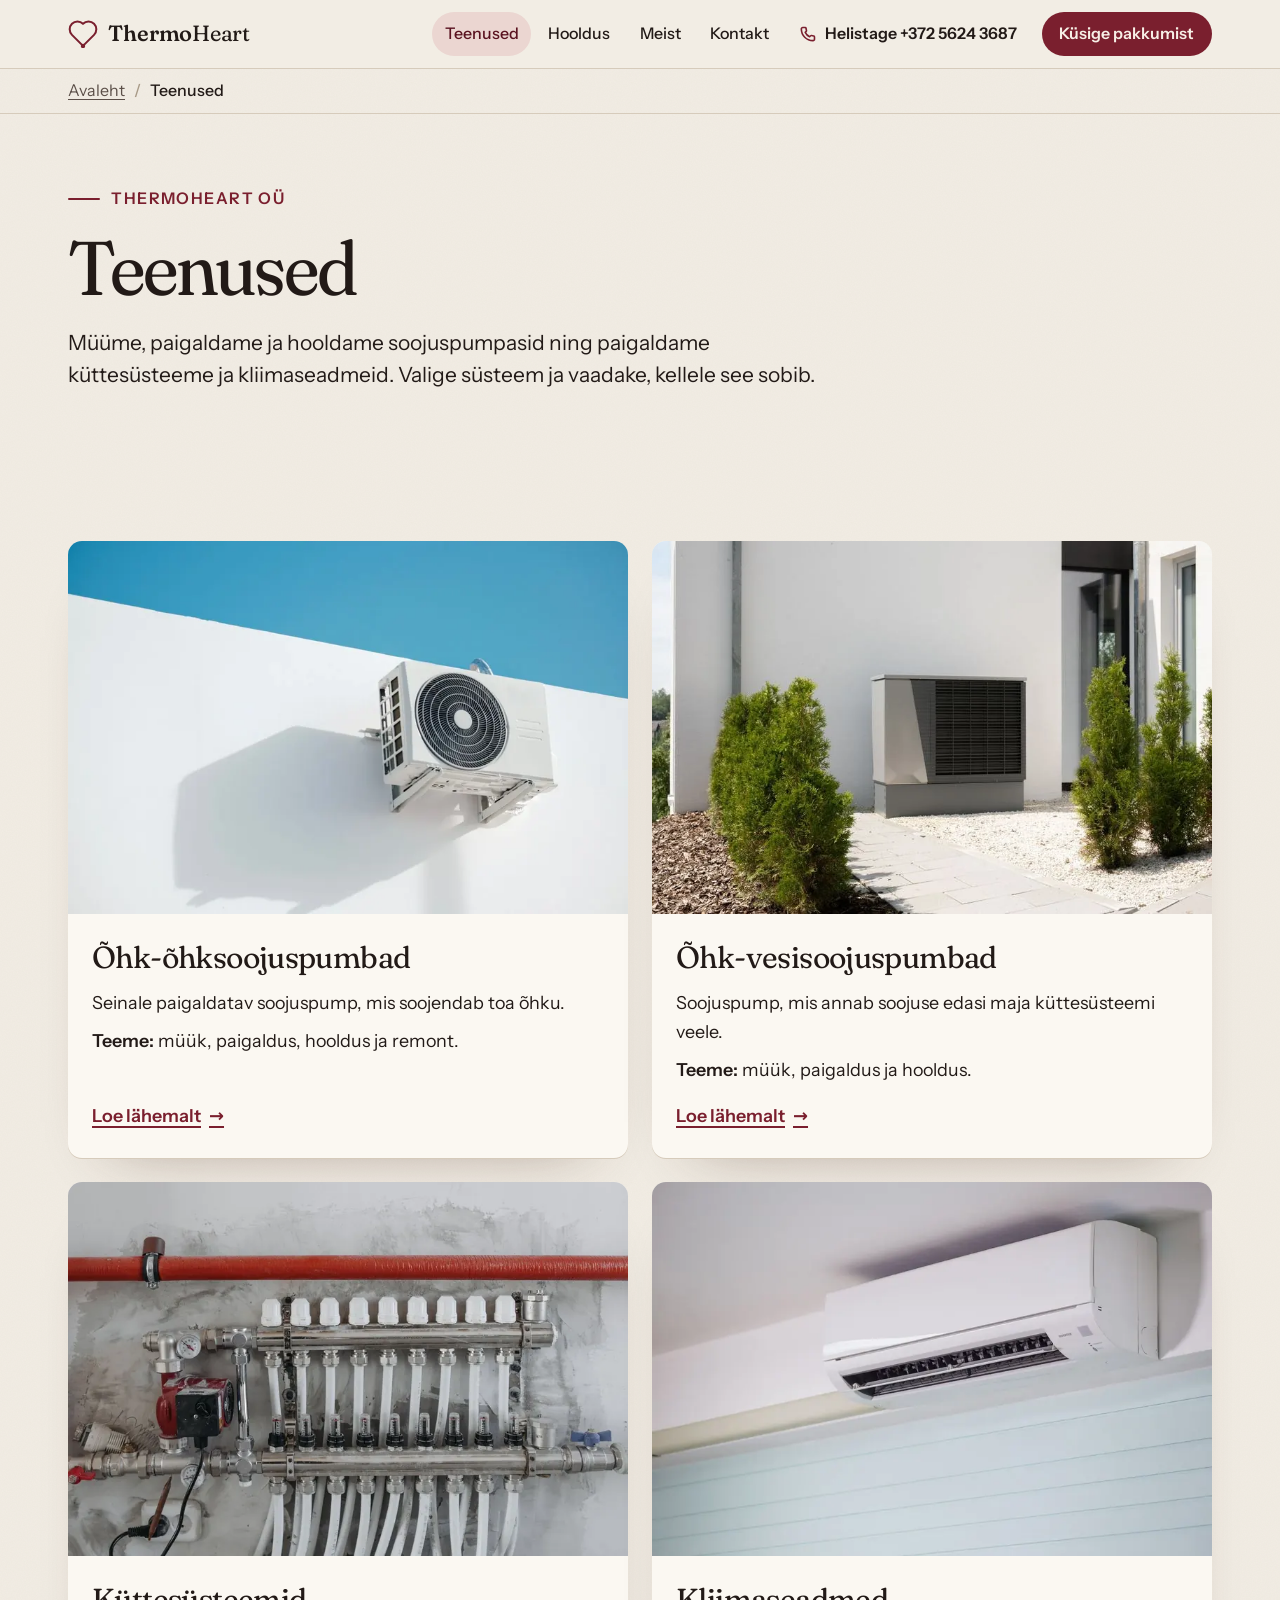
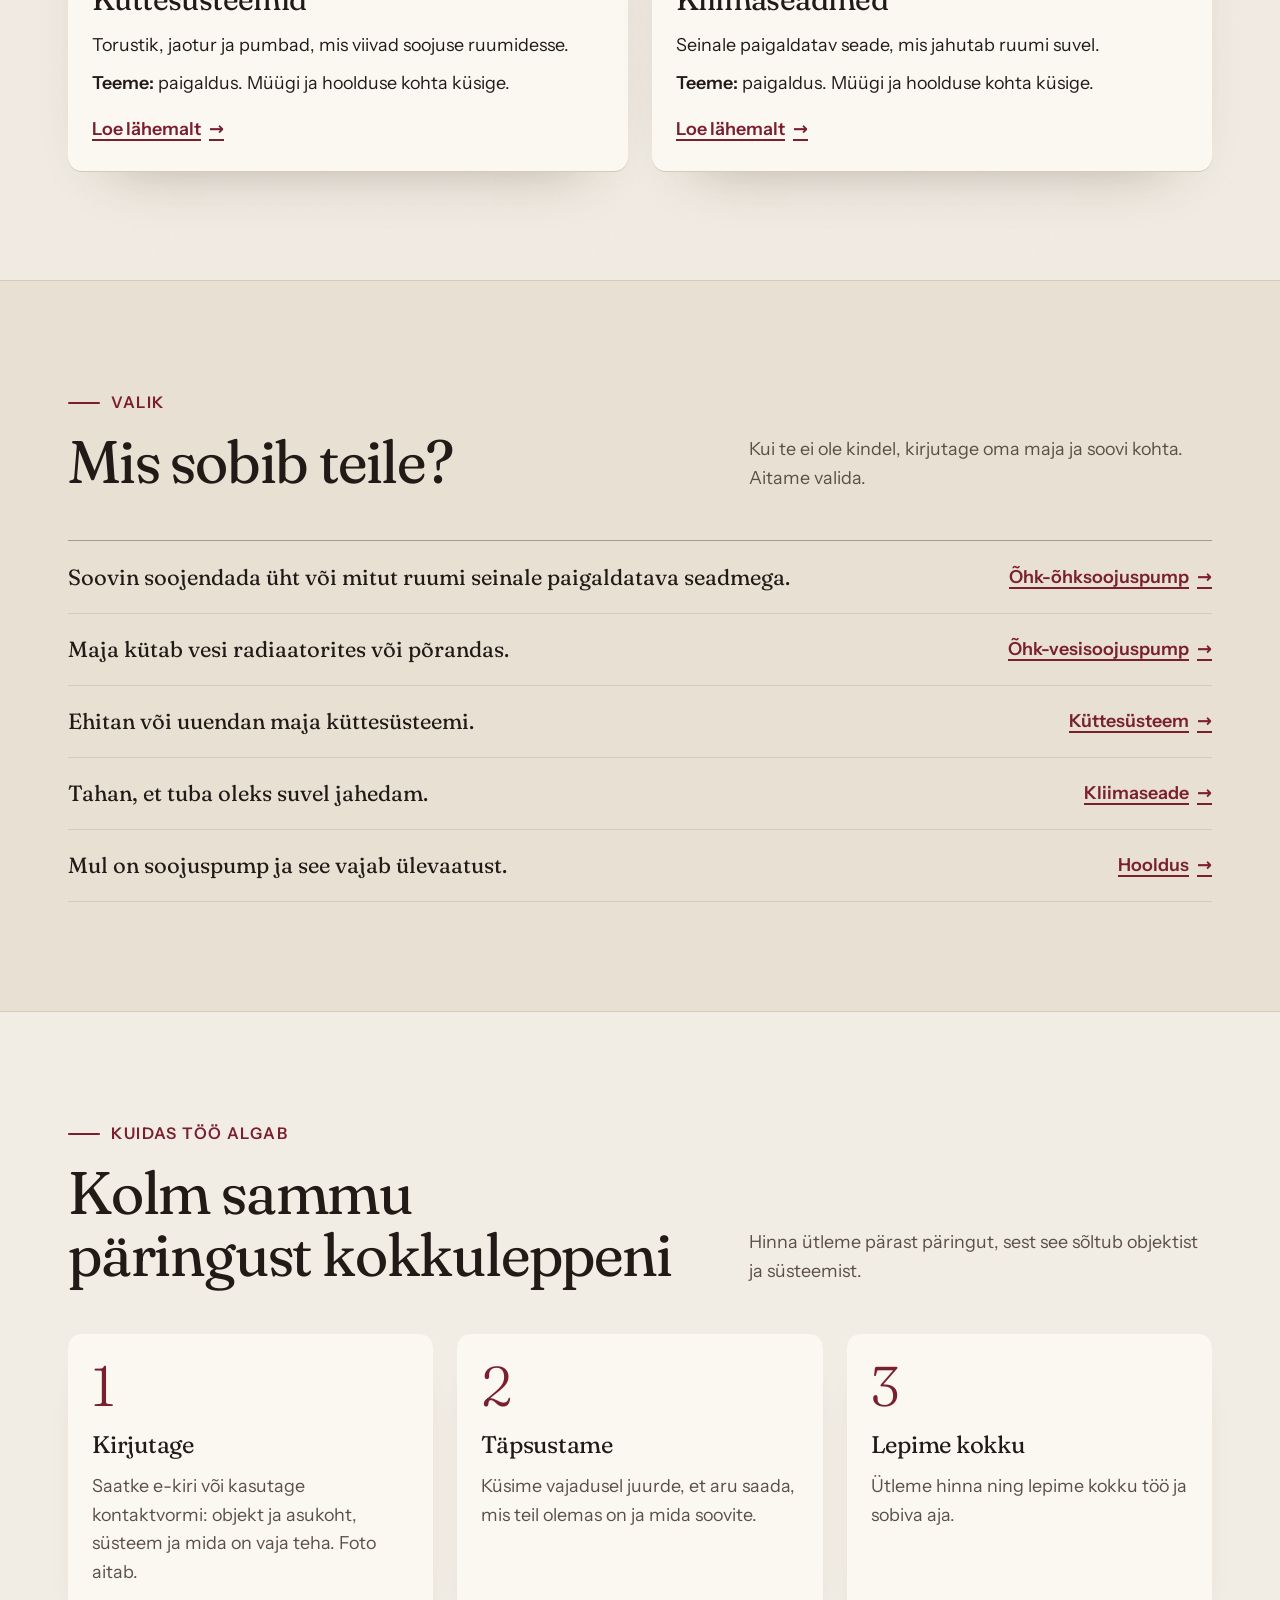
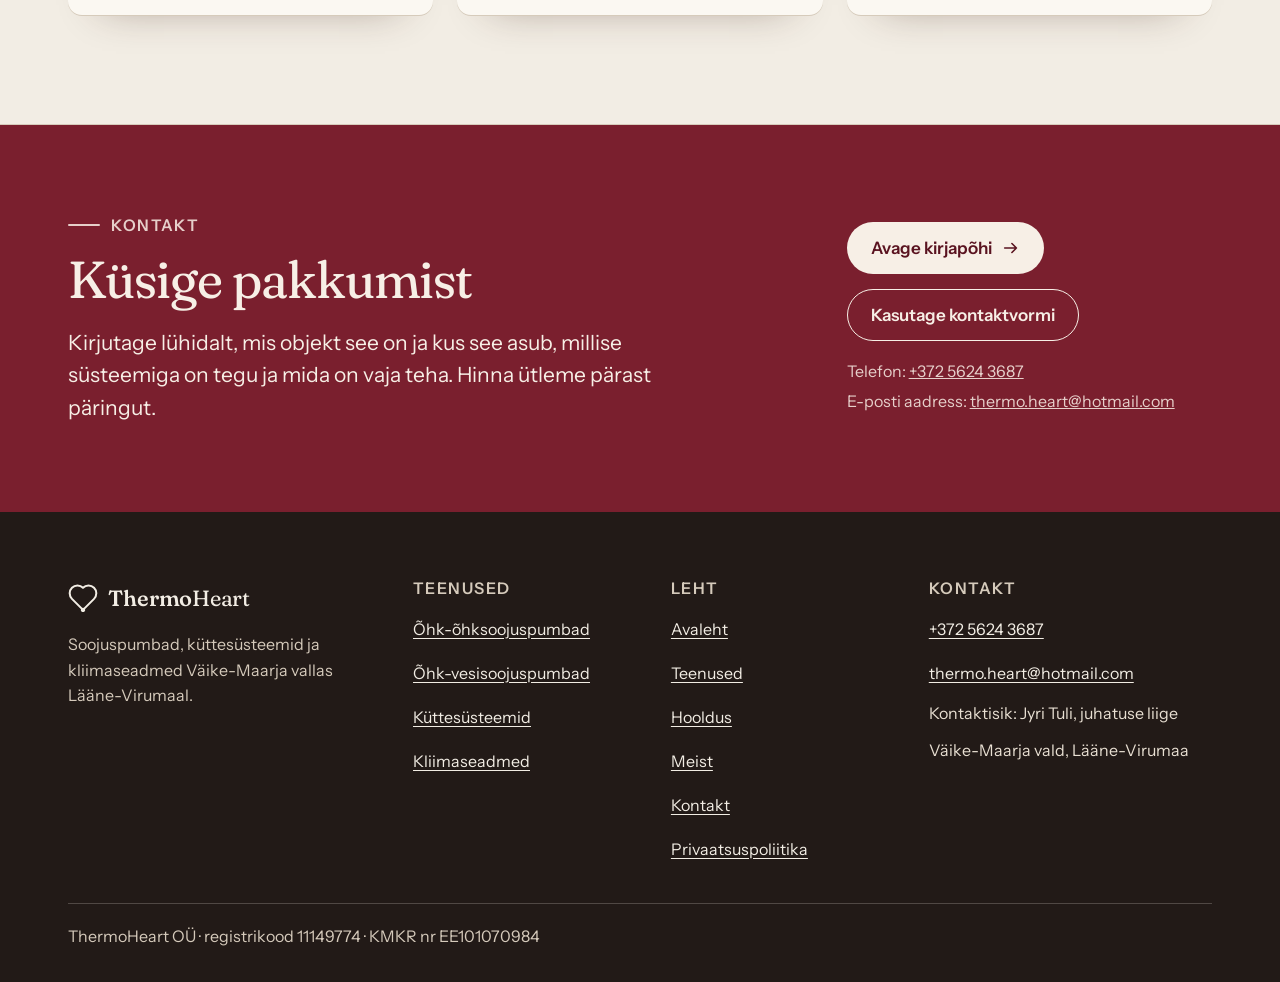
<file: teenused.html>
<!doctype html>
<html lang="et">
<head>
<meta charset="utf-8">
<meta name="viewport" content="width=device-width, initial-scale=1">
<title>Teenused: soojuspumbad, küttesüsteemid, kliimaseadmed | ThermoHeart OÜ</title>
<meta name="description" content="ThermoHeart OÜ teenused: õhk-õhk- ja õhk-vesisoojuspumbad, küttesüsteemid ja kliimaseadmed Väike-Maarja vallas, Lääne-Virumaal.">
<meta name="robots" content="noindex">
<meta property="og:type" content="website">
<meta property="og:locale" content="et_EE">
<meta property="og:site_name" content="ThermoHeart OÜ">
<meta property="og:title" content="Teenused: soojuspumbad, küttesüsteemid, kliimaseadmed | ThermoHeart OÜ">
<meta property="og:description" content="ThermoHeart OÜ teenused: õhk-õhk- ja õhk-vesisoojuspumbad, küttesüsteemid ja kliimaseadmed Väike-Maarja vallas, Lääne-Virumaal.">
<meta name="theme-color" content="#F2EDE4">
<link rel="icon" type="image/svg+xml" href="data:image/svg+xml,%3Csvg%20xmlns='http://www.w3.org/2000/svg'%20viewBox='0%200%2064%2064'%3E%3Crect%20width='64'%20height='64'%20rx='14'%20fill='%237A1F2E'/%3E%3Cpath%20d='M32%2053%20L10.79%2031.79%20A15%2015%200%200%201%2032%2010.57%20A15%2015%200%200%201%2053.21%2031.79%20Z'%20fill='none'%20stroke='%23F2EDE4'%20stroke-width='4.2'%20stroke-linejoin='round'/%3E%3Ccircle%20cx='32'%20cy='53'%20r='4'%20fill='%23F2EDE4'/%3E%3C/svg%3E">
<link rel="preload" href="fonts/fraunces-normal-latin.woff2" as="font" type="font/woff2" crossorigin>
<link rel="preload" href="fonts/instrument-sans-normal-latin.woff2" as="font" type="font/woff2" crossorigin>
<link rel="stylesheet" href="css/style.css">
<script>document.documentElement.className+=' js';</script>
<script src="js/site.js" defer></script>
<script type="application/ld+json">
{
  "@context": "https://schema.org",
  "@type": "BreadcrumbList",
  "itemListElement": [
    {
      "@type": "ListItem",
      "position": 1,
      "name": "Avaleht",
      "item": "https://www.thermoheart.ee/"
    },
    {
      "@type": "ListItem",
      "position": 2,
      "name": "Teenused",
      "item": "https://www.thermoheart.ee/teenused.html"
    }
  ]
}
</script>
</head>
<body>
<a class="skip" href="#sisu">Põhisisu juurde</a>

<header class="top">
  <div class="wrap">
    <a class="brand" href="index.html" aria-label="ThermoHeart OÜ, avaleht">
      <svg viewBox="40 70 320 305" aria-hidden="true" focusable="false"><path d="M200 352 L79.79 231.79 A85 85 0 0 1 200 111.58 A85 85 0 0 1 320.21 231.79 Z" fill="none" stroke="#7A1F2E" stroke-width="22" stroke-linejoin="round"/><circle cx="200" cy="352" r="24" fill="#7A1F2E"/></svg>
      <span><b>Thermo</b>Heart</span>
    </a>
    <a class="top-call" href="tel:+37256243687" aria-label="Helistage +372 5624 3687"><svg viewBox="0 0 20 20" aria-hidden="true" focusable="false"><path d="M4.2 2.8h2.6a1 1 0 0 1 1 .8l.5 2.6a1 1 0 0 1-.3.9L6.9 8.2a10.5 10.5 0 0 0 4.9 4.9l1.1-1.1a1 1 0 0 1 .9-.3l2.6.5a1 1 0 0 1 .8 1v2.6a1.6 1.6 0 0 1-1.7 1.6A12.9 12.9 0 0 1 2.6 4.5 1.6 1.6 0 0 1 4.2 2.8z" fill="none" stroke="currentColor" stroke-width="1.8" stroke-linecap="round" stroke-linejoin="round"/></svg></a>
    <button class="menu-btn" type="button" aria-expanded="false" aria-controls="menu"><span class="menu-btn-label">Menüü</span><svg viewBox="0 0 20 20" aria-hidden="true" focusable="false"><path class="i-open" d="M3 6h14M3 10h14M3 14h14" fill="none" stroke="currentColor" stroke-width="1.8" stroke-linecap="round"/><path class="i-close" d="M5 5l10 10M15 5L5 15" fill="none" stroke="currentColor" stroke-width="1.8" stroke-linecap="round"/></svg></button>
    <nav class="nav" id="menu" aria-label="Põhimenüü">
      <a href="teenused.html" aria-current="page">Teenused</a>
      <a href="hooldus.html">Hooldus</a>
      <a href="meist.html">Meist</a>
      <a href="kontakt.html">Kontakt</a>
      <a class="nav-tel" href="tel:+37256243687"><svg viewBox="0 0 20 20" aria-hidden="true" focusable="false"><path d="M4.2 2.8h2.6a1 1 0 0 1 1 .8l.5 2.6a1 1 0 0 1-.3.9L6.9 8.2a10.5 10.5 0 0 0 4.9 4.9l1.1-1.1a1 1 0 0 1 .9-.3l2.6.5a1 1 0 0 1 .8 1v2.6a1.6 1.6 0 0 1-1.7 1.6A12.9 12.9 0 0 1 2.6 4.5 1.6 1.6 0 0 1 4.2 2.8z" fill="none" stroke="currentColor" stroke-width="1.8" stroke-linecap="round" stroke-linejoin="round"/></svg><span class="nav-tel-txt">Helistage <span class="nw">+372 5624 3687</span></span></a>
      <a class="nav-cta" href="kontakt.html#vorm">Küsige pakkumist</a>
    </nav>
  </div>
</header>

<main id="sisu">
<nav class="crumbs" aria-label="Leivapuru"><div class="wrap"><ol><li><a href="index.html">Avaleht</a></li><li aria-current="page">Teenused</li></ol></div></nav>
  <section class="page-top" aria-labelledby="h1">
    <div class="wrap">
      <p class="kicker">ThermoHeart OÜ</p>
      <h1 id="h1" class="page-h1">Teenused</h1>
      <p class="lead">Müüme, paigaldame ja hooldame soojuspumpasid ning paigaldame küttesüsteeme ja kliimaseadmeid. Valige süsteem ja vaadake, kellele see sobib.</p>
    </div>
  </section>

  <section class="section services-cards" aria-labelledby="systeemid-h">
    <div class="wrap">
      <h2 class="sr-only" id="systeemid-h">Süsteemid</h2>
      <ul class="cards">
      <li class="card">
        <img src="img/air-air-800.webp" width="800" height="534" loading="lazy" decoding="async" alt="Valgele seinale kinnitatud õhk-õhksoojuspumba välisosa sinise taeva taustal">
        <div class="card-body">
          <h3><a href="ohk-ohk-soojuspumbad.html">Õhk-õhksoojuspumbad</a></h3>
          <p>Seinale paigaldatav soojuspump, mis soojendab toa õhku.</p>
          <p class="card-does"><strong>Teeme:</strong> müük, paigaldus, hooldus ja remont.</p>
          <a class="link-arrow" href="ohk-ohk-soojuspumbad.html" aria-label="Loe lähemalt: õhk-õhksoojuspumbad">Loe lähemalt</a>
        </div>
      </li>
      <li class="card">
        <img src="img/air-water.webp" width="800" height="533" loading="lazy" decoding="async" alt="Õhk-vesisoojuspumba välisosa valge maja seina ääres, ümber tujad ja kruus">
        <div class="card-body">
          <h3><a href="ohk-vesi-soojuspumbad.html">Õhk-vesisoojuspumbad</a></h3>
          <p>Soojuspump, mis annab soojuse edasi maja küttesüsteemi veele.</p>
          <p class="card-does"><strong>Teeme:</strong> müük, paigaldus ja hooldus.</p>
          <a class="link-arrow" href="ohk-vesi-soojuspumbad.html" aria-label="Loe lähemalt: õhk-vesisoojuspumbad">Loe lähemalt</a>
        </div>
      </li>
      <li class="card">
        <img src="img/heating-800.webp" width="800" height="534" loading="lazy" decoding="async" alt="Küttesüsteemi jaotur torude, tsirkulatsioonipumba ja ventiilidega">
        <div class="card-body">
          <h3><a href="kuttesusteemid.html">Küttesüsteemid</a></h3>
          <p>Torustik, jaotur ja pumbad, mis viivad soojuse ruumidesse.</p>
          <p class="card-does"><strong>Teeme:</strong> paigaldus. Müügi ja hoolduse kohta küsige.</p>
          <a class="link-arrow" href="kuttesusteemid.html" aria-label="Loe lähemalt: küttesüsteemid">Loe lähemalt</a>
        </div>
      </li>
      <li class="card">
        <img src="img/climate-800.webp" width="800" height="534" loading="lazy" decoding="async" alt="Seinale paigaldatud kliimaseadme siseosa">
        <div class="card-body">
          <h3><a href="kliimaseadmed.html">Kliimaseadmed</a></h3>
          <p>Seinale paigaldatav seade, mis jahutab ruumi suvel.</p>
          <p class="card-does"><strong>Teeme:</strong> paigaldus. Müügi ja hoolduse kohta küsige.</p>
          <a class="link-arrow" href="kliimaseadmed.html" aria-label="Loe lähemalt: kliimaseadmed">Loe lähemalt</a>
        </div>
      </li>
      </ul>
    </div>
  </section>

  <section class="section pick" aria-labelledby="pick-h">
    <div class="wrap">
      <div class="section-head">
        <div>
          <p class="kicker">Valik</p>
          <h2 class="h2" id="pick-h">Mis sobib teile?</h2>
        </div>
        <p>Kui te ei ole kindel, kirjutage oma maja ja soovi kohta. Aitame valida.</p>
      </div>
      <ul class="pick-list"><li><span>Soovin soojendada üht või mitut ruumi seinale paigaldatava seadmega.</span><a class="link-arrow" href="ohk-ohk-soojuspumbad.html">Õhk-õhksoojuspump</a></li><li><span>Maja kütab vesi radiaatorites või põrandas.</span><a class="link-arrow" href="ohk-vesi-soojuspumbad.html">Õhk-vesisoojuspump</a></li><li><span>Ehitan või uuendan maja küttesüsteemi.</span><a class="link-arrow" href="kuttesusteemid.html">Küttesüsteem</a></li><li><span>Tahan, et tuba oleks suvel jahedam.</span><a class="link-arrow" href="kliimaseadmed.html">Kliimaseade</a></li><li><span>Mul on soojuspump ja see vajab ülevaatust.</span><a class="link-arrow" href="hooldus.html">Hooldus</a></li></ul>
    </div>
  </section>

  <section class="section how" aria-labelledby="kuidas-h">
    <div class="wrap">
      <div class="section-head">
        <div>
          <p class="kicker">Kuidas töö algab</p>
          <h2 class="h2" id="kuidas-h">Kolm sammu päringust kokkuleppeni</h2>
        </div>
        <p>Hinna ütleme pärast päringut, sest see sõltub objektist ja süsteemist.</p>
      </div>
      
    <ol class="steps">
      <li><span class="step-n" aria-hidden="true">1</span><h3>Kirjutage</h3><p>Saatke e-kiri või kasutage kontaktvormi: objekt ja asukoht, süsteem ja mida on vaja teha. Foto aitab.</p></li>
      <li><span class="step-n" aria-hidden="true">2</span><h3>Täpsustame</h3><p>Küsime vajadusel juurde, et aru saada, mis teil olemas on ja mida soovite.</p></li>
      <li><span class="step-n" aria-hidden="true">3</span><h3>Lepime kokku</h3><p>Ütleme hinna ning lepime kokku töö ja sobiva aja.</p></li>
    </ol>

    </div>
  </section>

  <section class="section contact cta" aria-labelledby="cta-h">
    <div class="wrap cta-grid">
      <div>
        <p class="kicker">Kontakt</p>
        <h2 class="h2" id="cta-h">Küsige pakkumist</h2>
        <p class="lead">Kirjutage lühidalt, mis objekt see on ja kus see asub, millise süsteemiga on tegu ja mida on vaja teha. Hinna ütleme pärast päringut.</p>
      </div>
      <div class="cta-actions">
        <a class="btn btn--light" href="mailto:thermo.heart@hotmail.com?subject=Hinnap%C3%A4ring&amp;body=Tere%21%0D%0A%0D%0AObjekt%20ja%20asukoht%20%28nt%20eramu%20v%C3%B5i%20talu%2C%20k%C3%BCla%20ja%20vald%29%3A%0D%0A%0D%0AS%C3%BCsteem%20%28nt%20%C3%B5hk-vesisoojuspump%2C%20k%C3%BCttes%C3%BCsteem%2C%20kliimaseade%29%3A%0D%0A%0D%0AMida%20on%20vaja%20teha%20%28nt%20paigaldus%2C%20hooldus%2C%20remont%29%3A%0D%0A%0D%0AMulle%20sobiv%20aeg%3A%0D%0A%0D%0ANimi%20ja%20telefon%3A%0D%0A">Avage kirjapõhi <svg viewBox="0 0 20 20" aria-hidden="true" focusable="false"><path d="M3 10h13M11 5l5 5-5 5" fill="none" stroke="currentColor" stroke-width="1.8" stroke-linecap="round" stroke-linejoin="round"/></svg></a>
        <a class="btn btn--outline-light" href="kontakt.html#vorm">Kasutage kontaktvormi</a>
        <p class="letter-cap">Telefon: <a href="tel:+37256243687"><span class="nw">+372 5624 3687</span></a></p>
        <p class="letter-cap">E-posti aadress: <a href="mailto:thermo.heart@hotmail.com">thermo.heart@hotmail.com</a></p>
      </div>
    </div>
  </section>
</main>

<footer class="foot">
  <div class="wrap">
    <div class="foot-grid">
      <div class="foot-about">
        <a class="brand brand--foot" href="index.html" aria-label="ThermoHeart OÜ, avaleht">
          <svg viewBox="40 70 320 305" aria-hidden="true" focusable="false"><path d="M200 352 L79.79 231.79 A85 85 0 0 1 200 111.58 A85 85 0 0 1 320.21 231.79 Z" fill="none" stroke="#F2EDE4" stroke-width="22" stroke-linejoin="round"/><circle cx="200" cy="352" r="24" fill="#F2EDE4"/></svg>
          <span><b>Thermo</b>Heart</span>
        </a>
        <p>Soojuspumbad, küttesüsteemid ja kliimaseadmed Väike-Maarja vallas Lääne-Virumaal.</p>
      </div>
      <div>
        <p class="foot-title">Teenused</p>
        <ul><li><a href="ohk-ohk-soojuspumbad.html">Õhk-õhksoojuspumbad</a></li><li><a href="ohk-vesi-soojuspumbad.html">Õhk-vesisoojuspumbad</a></li><li><a href="kuttesusteemid.html">Küttesüsteemid</a></li><li><a href="kliimaseadmed.html">Kliimaseadmed</a></li></ul>
      </div>
      <div>
        <p class="foot-title">Leht</p>
        <ul><li><a href="index.html">Avaleht</a></li><li><a href="teenused.html">Teenused</a></li><li><a href="hooldus.html">Hooldus</a></li><li><a href="meist.html">Meist</a></li><li><a href="kontakt.html">Kontakt</a></li><li><a href="privaatsuspoliitika.html">Privaatsuspoliitika</a></li></ul>
      </div>
      <div>
        <p class="foot-title">Kontakt</p>
        <ul>
          <li><a href="tel:+37256243687">+372 5624 3687</a></li>
          <li><a href="mailto:thermo.heart@hotmail.com">thermo.heart@hotmail.com</a></li>
          <li class="foot-text">Kontaktisik: Jyri Tuli, juhatuse liige</li>
          <li class="foot-text">Väike-Maarja vald, Lääne-Virumaa</li>
        </ul>
      </div>
    </div>
    <p class="foot-legal">ThermoHeart OÜ · registrikood 11149774 · KMKR nr EE101070984</p>
  </div>
</footer>
</body>
</html>
</file>
<file: css/home.css>
/* ThermoHeart OÜ homepage v2: "Talv jääb õue" */
@font-face {
  font-family: "Archivo";
  src: url("../fonts/archivo-latin.woff2") format("woff2");
  font-weight: 100 900;
  font-stretch: 62% 125%;
  font-display: swap;
  unicode-range: U+0000-00FF, U+0131, U+0152-0153, U+02BB-02BC, U+02C6, U+02DA, U+02DC, U+0304, U+0308, U+0329, U+2000-206F, U+20AC, U+2122, U+2191, U+2193, U+2212, U+2215, U+FEFF, U+FFFD;
}
@font-face {
  font-family: "Archivo";
  src: url("../fonts/archivo-latin-ext.woff2") format("woff2");
  font-weight: 100 900;
  font-stretch: 62% 125%;
  font-display: swap;
  unicode-range: U+0100-02BA, U+02BD-02C5, U+02C7-02CC, U+02CE-02D7, U+02DD-02FF, U+0304, U+0308, U+0329, U+1D00-1DBF, U+1E00-1E9F, U+1EF2-1EFF, U+2020, U+20A0-20AB, U+20AD-20C0, U+2113, U+2C60-2C7F, U+A720-A7FF;
}

:root {
  --snow: #F4F6F6;
  --frost: #E6ECEE;
  --line: #D3DCE1;
  --cold: #8FA9B8;
  --ink: #0F1B24;
  --slate: #4D5B65;
  --linen: #F2EBE3;
  --paper: #FBF8F4;
  --wine: #7A1F2E;
  --wine-deep: #5A1521;
  --night: #2E0B13;
  --blush: #F1D9D3;
  --gut: 16px;
  --max: 1280px;
  --wide: 116%;
}
@media (min-width: 761px) { :root { --gut: 40px; } }
@media (min-width: 1200px) { :root { --gut: 64px; } }

*, *::before, *::after { box-sizing: border-box; }
html { -webkit-text-size-adjust: 100%; text-size-adjust: 100%; scroll-behavior: smooth; }
@media (prefers-reduced-motion: reduce) { html { scroll-behavior: auto; } }
body {
  margin: 0;
  background: var(--snow);
  color: var(--ink);
  font-family: "Archivo", "Helvetica Neue", Arial, sans-serif;
  font-size: 17px;
  line-height: 1.55;
  font-stretch: 100%;
  font-weight: 400;
  overflow-x: hidden;
  -webkit-font-smoothing: antialiased;
}
img { display: block; max-width: 100%; height: auto; }
a { color: inherit; }
h1, h2, h3, p, dl, dd, ol, ul, figure { margin: 0; }
ol, ul { padding: 0; list-style: none; }
:focus-visible { outline: 2px solid var(--wine); outline-offset: 3px; }
.skip { position: absolute; left: 8px; top: -60px; z-index: 100; background: var(--ink); color: var(--snow); padding: 10px 14px; text-decoration: none; }
.skip:focus { top: 8px; }
.nw { white-space: nowrap; }
.sr { position: absolute; width: 1px; height: 1px; overflow: hidden; clip: rect(0 0 0 0); white-space: nowrap; }
.wrap { width: 100%; max-width: calc(var(--max) + 2 * var(--gut)); margin: 0 auto; padding: 0 var(--gut); }

/* type */
.display, h1, h2 {
  font-stretch: var(--wide);
  font-weight: 620;
  letter-spacing: -0.028em;
  line-height: 0.98;
}
h2 { font-size: clamp(34px, 7.6vw, 76px); }
h3 { font-stretch: 112%; font-weight: 600; letter-spacing: -0.01em; font-size: 22px; line-height: 1.15; }
.lead { font-size: clamp(18px, 2vw, 21px); line-height: 1.5; color: var(--slate); }

/* links and the one button style */
.btn {
  display: inline-flex; align-items: center; justify-content: space-between; gap: 18px;
  min-height: 56px; padding: 0 22px 0 24px;
  background: var(--ink); color: var(--snow);
  font-weight: 560; font-stretch: 108%; font-size: 17px; letter-spacing: 0.005em;
  text-decoration: none; border-radius: 2px;
  transition: background-color .2s ease, transform .2s ease;
}
.btn svg { width: 20px; height: 20px; flex: none; transition: transform .2s ease; }
.btn:hover { background: var(--wine); }
.btn:hover svg { transform: translateX(3px); }
.btn--snow { background: var(--snow); color: var(--wine-deep); }
.btn--snow:hover { background: #fff; }
.tlink {
  font-weight: 560; text-decoration: underline; text-decoration-thickness: 1.5px; text-underline-offset: 5px;
  text-decoration-color: var(--cold);
  transition: text-decoration-color .2s ease, color .2s ease;
}
.tlink:hover { color: var(--wine); text-decoration-color: var(--wine); }
.row { display: flex; flex-wrap: wrap; align-items: center; gap: 18px 28px; }

/* header over the photo */
.mast {
  position: absolute; z-index: 20; top: 0; left: 0; right: 0;
  display: flex; align-items: center; justify-content: space-between; gap: 24px;
  padding: 18px var(--gut);
  color: #fff;
}
.mark { display: inline-flex; align-items: center; gap: 10px; text-decoration: none; font-stretch: 112%; font-size: 19px; letter-spacing: -0.01em; font-weight: 450; }
.mark b { font-weight: 700; }
.mark svg { width: 24px; height: 23px; flex: none; }
.mast-nav { display: none; gap: 34px; font-size: 16px; font-weight: 500; }
.mast-nav a { text-decoration: none; opacity: .92; }
.mast-nav a:hover { opacity: 1; text-decoration: underline; text-underline-offset: 6px; }
.menu-open, .sheet-close {
  appearance: none; border: 0; background: none; color: inherit; font: inherit; font-weight: 560; font-size: 16px;
  padding: 10px 0; cursor: pointer; letter-spacing: .01em;
}
.menu-open span[aria-hidden] { display: inline-block; width: 18px; height: 9px; margin-left: 10px; border-top: 1.5px solid currentColor; border-bottom: 1.5px solid currentColor; vertical-align: 1px; }
html:not(.js) .menu-open { display: none; }
html:not(.js) .mast-nav { display: flex; flex-wrap: wrap; gap: 6px 18px; }
@media (min-width: 900px) {
  .mast { padding-top: 26px; }
  .mast-nav { display: flex; }
  .menu-open { display: none; }
}

/* phone menu sheet */
.sheet {
  position: fixed; inset: 0; z-index: 60;
  background: var(--snow); color: var(--ink);
  display: flex; flex-direction: column;
  padding: 18px var(--gut) calc(28px + env(safe-area-inset-bottom));
  overflow-y: auto;
}
.sheet[hidden] { display: none; }
.sheet-top { display: flex; justify-content: space-between; align-items: center; }
.sheet-top .mark { color: var(--ink); }
.sheet-top .mark svg path { stroke: var(--wine); }
.sheet-top .mark svg circle { fill: var(--wine); }
.sheet nav { margin-top: 9vh; display: grid; }
.sheet nav a {
  text-decoration: none; font-stretch: 106%; font-weight: 600; letter-spacing: -0.02em;
  font-size: clamp(24px, 7.4vw, 38px); line-height: 1.15; padding: 13px 0; border-bottom: 1px solid var(--line);
  overflow-wrap: anywhere;
}
.sheet-foot { margin-top: auto; padding-top: 32px; color: var(--slate); font-size: 15px; }
.sheet-foot a { color: var(--ink); }
html.menu-on, html.menu-on body { overflow: hidden; }

/* 1. hero */
.hero { position: relative; min-height: 100vh; min-height: 100svh; display: flex; align-items: flex-end; isolation: isolate; }
.hero-photo, .hero-photo img { position: absolute; inset: 0; width: 100%; height: 100%; }
.hero-photo { z-index: -2; overflow: hidden; }
.hero-photo img { object-fit: cover; object-position: 50% 0%; }
.hero::before {
  content: ""; position: absolute; z-index: -1; inset: 0;
  background:
    linear-gradient(180deg, rgba(15, 27, 36, .42) 0, rgba(15, 27, 36, 0) 120px),
    linear-gradient(180deg, rgba(244, 246, 246, 0) 38%, rgba(244, 246, 246, .72) 56%, rgba(244, 246, 246, .94) 68%, var(--snow) 84%);
}
.hero-copy { width: 100%; max-width: calc(var(--max) + 2 * var(--gut)); margin: 0 auto; padding: 0 var(--gut) 34px; }
.hero h1 { font-size: clamp(54px, 16.2vw, 150px); font-weight: 640; letter-spacing: -0.035em; line-height: .9; }
.hero h1 span { display: block; }
.hero-lead { margin-top: 20px; max-width: 34em; font-size: clamp(17px, 1.7vw, 20px); line-height: 1.5; color: #33424c; }
.hero-act { margin-top: 26px; display: flex; flex-wrap: wrap; align-items: center; gap: 16px 30px; }
.hero-act .btn { width: 100%; }
@media (min-width: 520px) { .hero-act .btn { width: auto; min-width: 260px; } }
@media (min-width: 761px) {
  .hero { min-height: 92vh; min-height: 92svh; }
  .hero-photo img { object-position: 50% 38%; }
  .hero::before {
    background:
      linear-gradient(180deg, rgba(15, 27, 36, .40) 0, rgba(15, 27, 36, 0) 150px),
      linear-gradient(180deg, rgba(244, 246, 246, 0) 46%, rgba(244, 246, 246, .70) 64%, rgba(244, 246, 246, .95) 80%, var(--snow) 96%);
  }
  .hero-copy { display: grid; grid-template-columns: minmax(0, 1fr) minmax(0, 1fr); column-gap: 48px; align-items: end; padding-bottom: 56px; }
  .hero h1 { grid-column: 1 / -1; font-size: clamp(64px, 10.2vw, 150px); }
  .hero h1 span { display: inline; }
  .hero-lead { grid-column: 1; margin-top: 26px; }
  .hero-act { grid-column: 2; justify-content: flex-end; margin-top: 26px; }
}

@media (max-width: 760px) and (max-height: 720px) {
  .hero-photo img { inset: auto 0 auto 0; top: -16%; height: 116%; }
  .hero h1 { font-size: clamp(46px, 14.5vw, 64px); }
  .hero-lead { margin-top: 14px; font-size: 16px; }
  .hero-act { margin-top: 18px; }
}

/* 2. the path of the heat */
.path { padding: 72px 0 96px; }
.path-head { display: grid; gap: 20px; }
.path-head p { max-width: 36em; }
.stations { position: relative; margin-top: 48px; display: grid; gap: 56px; padding-left: 30px; }
.stations::before {
  content: ""; position: absolute; left: 6px; top: 8px; bottom: 8px; width: 2px;
  background: linear-gradient(180deg, var(--cold), #B7A4A6 55%, var(--wine));
}
.st { position: relative; }
.st::before {
  content: ""; position: absolute; left: -30px; top: 6px; width: 14px; height: 14px; border-radius: 50%;
  background: var(--snow); border: 2px solid var(--cold);
}
.st--in::before { border-color: #A98E92; }
.st--room::before { border-color: var(--wine); background: var(--wine); }
.st h3 { font-size: clamp(26px, 5.8vw, 40px); font-stretch: var(--wide); letter-spacing: -0.025em; }
.st figure { margin-top: 18px; overflow: hidden; background: var(--frost); }
.st figure img { width: 100%; height: 100%; object-fit: cover; }
.st--out figure { aspect-ratio: 3 / 2; }
.st--in figure { aspect-ratio: 1 / 1; }
.st--room figure { aspect-ratio: 4 / 5; }
.st p { margin-top: 16px; color: var(--slate); max-width: 30em; }
.st .tlink { display: inline-block; margin-top: 12px; }
@media (min-width: 900px) {
  .path { padding: 120px 0 150px; }
  .path-head { grid-template-columns: minmax(0, 1.1fr) minmax(0, 1fr); align-items: end; gap: 48px; }
  .path-head p { justify-self: end; }
  .stations { margin-top: 80px; padding-left: 0; padding-top: 44px; grid-template-columns: 5fr 3.4fr 3.6fr; gap: 40px; align-items: start; }
  .stations::before { left: 0; right: 0; top: 6px; bottom: auto; width: auto; height: 2px; background: linear-gradient(90deg, var(--cold), #B7A4A6 55%, var(--wine)); }
  .st::before { left: 0; top: -44px; }
  .st--in { margin-top: 110px; }
  .st--in::before { top: -154px; }
  .st--room { margin-top: 36px; }
  .st--room::before { top: -80px; }
}

/* 3. where do you start */
.pick { background: var(--frost); padding: 80px 0 88px; }
.pick-grid { display: grid; gap: 36px; }
.pick-head p { margin-top: 20px; max-width: 30em; color: var(--slate); }
.pick-head .tlink { display: inline-block; margin-top: 18px; }
.pick-list { border-bottom: 1px solid var(--line); }
.opt { border-top: 1px solid var(--line); }
.opt summary {
  list-style: none; cursor: pointer;
  display: grid; grid-template-columns: minmax(0, 1fr) auto; gap: 20px; align-items: center;
  padding: 22px 0;
  font-stretch: 106%; font-weight: 540; font-size: clamp(19px, 2.1vw, 26px); line-height: 1.25; letter-spacing: -0.01em;
}
.opt summary::-webkit-details-marker { display: none; }
.opt summary::marker { content: ""; }
.opt-dot { width: 24px; height: 24px; border-radius: 50%; border: 1.5px solid var(--ink); position: relative; transition: border-color .2s ease; }
.opt-dot::after { content: ""; position: absolute; inset: 5px; border-radius: 50%; background: var(--wine); transform: scale(0); transition: transform .2s ease; }
.opt summary:hover .opt-dot { border-color: var(--wine); }
.opt[open] summary { color: var(--wine); }
.opt[open] .opt-dot { border-color: var(--wine); }
.opt[open] .opt-dot::after { transform: scale(1); }
.opt-a { display: grid; gap: 20px; padding: 0 0 30px; }
.opt-a figure { aspect-ratio: 3 / 2; overflow: hidden; background: var(--line); }
.opt-a figure img { width: 100%; height: 100%; object-fit: cover; }
.opt-sys { font-stretch: var(--wide); font-weight: 620; font-size: 24px; letter-spacing: -0.02em; line-height: 1.1; }
.opt-a p + p { margin-top: 10px; }
.opt-do { color: var(--ink); font-weight: 560; }
.opt-a .row { margin-top: 18px; gap: 12px 26px; }
@media (min-width: 761px) { .opt-a { grid-template-columns: minmax(0, 0.9fr) minmax(0, 1fr); gap: 32px; align-items: start; } }
@media (min-width: 1000px) {
  .pick { padding: 130px 0; }
  .pick-grid { grid-template-columns: minmax(0, 0.8fr) minmax(0, 1.4fr); gap: 72px; align-items: start; }
  .pick-head { position: sticky; top: 40px; }
}

/* 4. does it pay off */
.save { background: var(--linen); padding: 84px 0 92px; }
.save-grid { display: grid; gap: 40px; }
.save-lead { margin-top: 24px; font-stretch: 106%; font-weight: 500; font-size: clamp(21px, 2.6vw, 30px); line-height: 1.3; letter-spacing: -0.012em; max-width: 22em; }
.save .fine { margin-top: 20px; color: var(--slate); max-width: 28em; }
.letter {
  background: var(--paper); padding: 26px 22px 24px;
  box-shadow: 0 1px 0 rgba(90, 21, 33, .06), 0 30px 60px -36px rgba(90, 21, 33, .38);
  font-size: 16px;
}
.letter-meta { display: grid; gap: 8px; padding-bottom: 16px; border-bottom: 1px solid #E6DAD0; color: var(--slate); font-size: 15px; overflow-wrap: anywhere; }
.letter-meta b { color: var(--ink); font-weight: 560; }
.letter-hi { margin-top: 18px; font-weight: 560; }
.letter ol { margin-top: 6px; }
.letter li { display: grid; gap: 4px; padding: 14px 0; border-bottom: 1px dashed #DCCBBE; }
.letter li span { font-weight: 560; }
.letter li i { font-style: normal; color: #8B7B72; }
.letter .btn { margin-top: 24px; width: 100%; }
@media (min-width: 900px) {
  .save { padding: 140px 0; }
  .save-grid { grid-template-columns: minmax(0, 1fr) minmax(0, 0.95fr); gap: 80px; align-items: center; }
  .letter { padding: 38px 40px 36px; }
  .letter li { grid-template-columns: 15em minmax(0, 1fr); gap: 16px; }
}

/* 5. maintenance */
.care { background: var(--linen); padding: 0 0 92px; }
.care-in { display: grid; gap: 34px; }
.care-photo { margin: 0 calc(-1 * var(--gut)); aspect-ratio: 3 / 2; overflow: hidden; background: var(--line); }
.care-photo img { width: 100%; height: 100%; object-fit: cover; }
.care-copy > p { margin-top: 20px; color: var(--slate); max-width: 34em; }
.checks { margin-top: 28px; border-top: 1px solid #DED2C7; }
.checks div { display: grid; gap: 2px; padding: 14px 0; border-bottom: 1px solid #DED2C7; }
.checks dt { font-weight: 600; font-stretch: 108%; }
.checks dd { color: var(--slate); }
.care .row { margin-top: 28px; }
@media (min-width: 900px) {
  .care { padding: 40px 0 150px; }
  .care-in { grid-template-columns: minmax(0, 1.15fr) minmax(0, 1fr); gap: 72px; align-items: center; }
  .care-photo { margin: 0; aspect-ratio: 5 / 4; }
  .checks div { grid-template-columns: 12em minmax(0, 1fr); gap: 16px; }
}

/* 6. the company */
.firm { background: #F6F0EA; padding: 84px 0 92px; }
.firm-grid { display: grid; gap: 36px; }
.firm-photo { aspect-ratio: 4 / 5; overflow: hidden; max-width: 520px; background: var(--line); }
.firm-photo img { width: 100%; height: 100%; object-fit: cover; filter: saturate(.82); }
.firm-copy > p { margin-top: 20px; color: var(--slate); max-width: 34em; }
.reg { margin-top: 30px; display: grid; grid-template-columns: repeat(2, minmax(0, 1fr)); border-top: 1px solid #DED2C7; }
.reg div { padding: 14px 12px 14px 0; border-bottom: 1px solid #DED2C7; }
.reg dt { font-size: 14px; color: var(--slate); }
.reg dd { margin-top: 2px; font-weight: 600; font-variant-numeric: tabular-nums; font-stretch: 106%; overflow-wrap: anywhere; }
.firm .row { margin-top: 26px; }
@media (min-width: 900px) {
  .firm { padding: 140px 0; }
  .firm-grid { grid-template-columns: minmax(0, 0.8fr) minmax(0, 1fr); gap: 88px; align-items: center; }
  .reg { grid-template-columns: repeat(4, minmax(0, 1fr)); }
}

/* 7. warm: contact */
.warm { background: var(--wine); color: #FBEFEB; padding: 88px 0 96px; }
.warm h2 { font-size: clamp(42px, 10.5vw, 132px); color: #fff; }
.warm-lead { margin-top: 26px; max-width: 34em; font-size: clamp(17px, 1.8vw, 20px); color: var(--blush); }
.mail {
  display: inline-block; margin-top: 34px; color: #fff; text-decoration: none;
  font-stretch: 108%; font-weight: 600; letter-spacing: -0.02em;
  font-size: clamp(19px, 6vw, 56px); line-height: 1.15;
  border-bottom: 2px solid rgba(255, 255, 255, .35); padding-bottom: 6px;
}
.mail:hover { border-bottom-color: #fff; }
.warm .row { margin-top: 34px; }
.warm .tlink { color: #fff; text-decoration-color: rgba(255, 255, 255, .5); }
.warm .tlink:hover { color: #fff; text-decoration-color: #fff; }
.warm-list { margin-top: 48px; display: grid; gap: 18px; border-top: 1px solid rgba(255, 255, 255, .22); padding-top: 22px; }
.warm-list dt { font-size: 14px; color: #E3B9B1; }
.warm-list dd { margin-top: 2px; font-weight: 560; color: #fff; }
@media (min-width: 761px) { .warm-list { grid-template-columns: repeat(3, minmax(0, max-content)); column-gap: 64px; } }
@media (min-width: 900px) { .warm { padding: 140px 0 120px; } }

/* footer */
.foot { background: var(--night); color: #D9BDB6; padding: 48px 0 40px; font-size: 15px; }
.foot-grid { display: grid; gap: 28px; }
.foot .mark { color: #fff; }
.foot nav { display: flex; flex-wrap: wrap; gap: 10px 24px; }
.foot nav a { text-decoration: none; color: #F1DDD8; }
.foot nav a:hover { text-decoration: underline; text-underline-offset: 5px; }
.foot-legal { color: #B58F88; font-size: 14px; }
@media (min-width: 900px) { .foot-grid { grid-template-columns: auto 1fr; align-items: start; column-gap: 72px; } .foot-legal { grid-column: 1 / -1; } }

/* phone dock */
.dock { display: none; }
@media (max-width: 760px) {
  .foot { padding-bottom: calc(112px + env(safe-area-inset-bottom)); }
  .dock {
    display: grid; grid-template-columns: auto minmax(0, 1fr) auto; gap: 10px;
    position: fixed; z-index: 40; left: 0; right: 0; bottom: 0;
    padding: 10px 12px calc(10px + env(safe-area-inset-bottom));
    background: rgba(244, 246, 246, .97); border-top: 1px solid var(--line);
    -webkit-backdrop-filter: saturate(1.2) blur(8px); backdrop-filter: saturate(1.2) blur(8px);
    transition: transform .28s ease, visibility 0s linear .28s;
  }
  .js .dock { transform: translateY(110%); visibility: hidden; }
  .js .dock.is-on { transform: none; visibility: visible; transition: transform .28s ease, visibility 0s; }
  .dock .btn { min-height: 52px; width: 100%; }
  .dock-menu {
    appearance: none; border: 0; background: none; color: var(--ink);
    font: inherit; font-weight: 560; font-size: 15px; padding: 0 10px 0 4px; min-height: 52px; cursor: pointer;
    display: inline-flex; align-items: center; gap: 10px;
  }
  .dock-menu span[aria-hidden] { display: inline-block; width: 18px; height: 9px; border-top: 1.5px solid currentColor; border-bottom: 1.5px solid currentColor; }
  html:not(.js) .dock-menu { display: none; }
  html:not(.js) .dock { grid-template-columns: minmax(0, 1fr) auto; }
}
@media (prefers-reduced-motion: reduce) { .dock, .btn, .btn svg { transition: none !important; } }

/* phone number */
.mast-nav { align-items: center; }
.mast-nav .mast-tel {
  display: inline-flex; align-items: center; gap: 9px; opacity: 1; white-space: nowrap;
  padding: 9px 16px; border: 1.5px solid rgba(255, 255, 255, .72); border-radius: 2px;
  font-weight: 560; letter-spacing: .005em;
  transition: background-color .2s ease, color .2s ease, border-color .2s ease;
}
.mast-nav .mast-tel svg { width: 18px; height: 18px; flex: none; }
.mast-nav .mast-tel:hover { background: #fff; border-color: #fff; color: var(--ink); text-decoration: none; }

.mast-end { display: none; align-items: center; gap: 6px; }
.mast-call {
  display: inline-flex; align-items: center; justify-content: center; flex: none;
  width: 44px; height: 44px; border-radius: 50%;
  border: 1.5px solid rgba(255, 255, 255, .8); background: rgba(15, 27, 36, .2); color: #fff;
  transition: background-color .2s ease, color .2s ease;
}
.mast-call svg { width: 20px; height: 20px; }
.mast-call:hover { background: #fff; color: var(--ink); }
@media (max-width: 899px) {
  .mast { gap: 12px; }
  .mast-end { display: flex; }
}
html:not(.js) .mast-end { display: none; }
@media (max-width: 899px) {
  html:not(.js) .mast { flex-wrap: wrap; }
  html:not(.js) .mast-nav { flex: 1 1 100%; }
}
@media (max-width: 349px) {
  .menu-open { display: inline-flex; align-items: center; justify-content: center; width: 44px; min-height: 44px; padding: 0; }
  .menu-open span[aria-hidden] { margin-left: 0; }
  .menu-txt { position: absolute; width: 1px; height: 1px; overflow: hidden; clip: rect(0 0 0 0); white-space: nowrap; }
}

.sheet-tel {
  display: flex; align-items: center; gap: 10px; min-height: 44px; margin-bottom: 6px;
  color: var(--ink); font-weight: 600; font-size: 17px; text-decoration: none;
}
.sheet-tel svg { width: 20px; height: 20px; flex: none; color: var(--wine); }

.tlink.tel { display: inline-flex; align-items: center; gap: 9px; min-height: 44px; }
.tlink.tel svg { width: 18px; height: 18px; flex: none; }
/* on short screens (phone held sideways) the hero grows instead of sliding under the header */
.hero-copy { padding-top: 84px; }
@media (min-width: 900px) { .hero-copy { padding-top: 96px; } }

.warm-mails { margin-top: 34px; display: grid; justify-items: start; gap: 10px; }
.warm-mails .mail { margin-top: 0; }
.mail--tel { white-space: nowrap; }

.foot-navs { display: grid; gap: 10px; }
.foot-contact { display: flex; flex-wrap: wrap; gap: 0 28px; }
.foot-contact a {
  display: inline-block; padding: 11px 0; color: #fff; font-weight: 560;
  text-decoration: underline; text-decoration-color: rgba(255, 255, 255, .35); text-underline-offset: 5px;
}
.foot-contact a:hover { text-decoration-color: #fff; }

@media (max-width: 760px) {
  .dock .btn { padding: 0 16px 0 18px; gap: 12px; }
  .dock-call {
    display: inline-flex; align-items: center; justify-content: center;
    width: 52px; height: 52px; border: 1.5px solid var(--ink); border-radius: 2px; color: var(--ink);
    transition: background-color .2s ease, color .2s ease;
  }
  .dock-call svg { width: 22px; height: 22px; }
  .dock-call:hover { background: var(--ink); color: var(--snow); }
}
@media (min-width: 761px) { .dock-call { display: none; } }
@media (max-width: 389px) {
  .dock .btn { justify-content: center; }
  .dock .btn svg { display: none; }
}
@media (max-width: 349px) {
  .dock-menu { width: 44px; padding: 0; justify-content: center; gap: 0; }
  .dock-menu .menu-txt { position: absolute; width: 1px; height: 1px; overflow: hidden; clip: rect(0 0 0 0); white-space: nowrap; }
}
</file>
<file: css/style.css>
@font-face {
  font-family: 'Fraunces';
  font-style: italic;
  font-weight: 300 600;
  font-display: swap;
  src: url(../fonts/fraunces-italic-latin-ext.woff2) format('woff2');
  unicode-range: U+0100-02BA, U+02BD-02C5, U+02C7-02CC, U+02CE-02D7, U+02DD-02FF, U+0304, U+0308, U+0329, U+1D00-1DBF, U+1E00-1E9F, U+1EF2-1EFF, U+2020, U+20A0-20AB, U+20AD-20C4, U+2113, U+2C60-2C7F, U+A720-A7FF;
}

@font-face {
  font-family: 'Fraunces';
  font-style: italic;
  font-weight: 300 600;
  font-display: swap;
  src: url(../fonts/fraunces-italic-latin.woff2) format('woff2');
  unicode-range: U+0000-00FF, U+0131, U+0152-0153, U+02BB-02BC, U+02C6, U+02DA, U+02DC, U+0304, U+0308, U+0329, U+2000-206F, U+20AC, U+2122, U+2191, U+2193, U+2212, U+2215, U+FEFF, U+FFFD;
}

@font-face {
  font-family: 'Fraunces';
  font-style: normal;
  font-weight: 300 600;
  font-display: swap;
  src: url(../fonts/fraunces-normal-latin-ext.woff2) format('woff2');
  unicode-range: U+0100-02BA, U+02BD-02C5, U+02C7-02CC, U+02CE-02D7, U+02DD-02FF, U+0304, U+0308, U+0329, U+1D00-1DBF, U+1E00-1E9F, U+1EF2-1EFF, U+2020, U+20A0-20AB, U+20AD-20C4, U+2113, U+2C60-2C7F, U+A720-A7FF;
}

@font-face {
  font-family: 'Fraunces';
  font-style: normal;
  font-weight: 300 600;
  font-display: swap;
  src: url(../fonts/fraunces-normal-latin.woff2) format('woff2');
  unicode-range: U+0000-00FF, U+0131, U+0152-0153, U+02BB-02BC, U+02C6, U+02DA, U+02DC, U+0304, U+0308, U+0329, U+2000-206F, U+20AC, U+2122, U+2191, U+2193, U+2212, U+2215, U+FEFF, U+FFFD;
}

@font-face {
  font-family: 'Instrument Sans';
  font-style: normal;
  font-weight: 400 600;
  font-display: swap;
  src: url(../fonts/instrument-sans-normal-latin-ext.woff2) format('woff2');
  unicode-range: U+0100-02BA, U+02BD-02C5, U+02C7-02CC, U+02CE-02D7, U+02DD-02FF, U+0304, U+0308, U+0329, U+1D00-1DBF, U+1E00-1E9F, U+1EF2-1EFF, U+2020, U+20A0-20AB, U+20AD-20C4, U+2113, U+2C60-2C7F, U+A720-A7FF;
}

@font-face {
  font-family: 'Instrument Sans';
  font-style: normal;
  font-weight: 400 600;
  font-display: swap;
  src: url(../fonts/instrument-sans-normal-latin.woff2) format('woff2');
  unicode-range: U+0000-00FF, U+0131, U+0152-0153, U+02BB-02BC, U+02C6, U+02DA, U+02DC, U+0304, U+0308, U+0329, U+2000-206F, U+20AC, U+2122, U+2191, U+2193, U+2212, U+2215, U+FEFF, U+FFFD;
}

:root {
  --paper: #F2EDE4;
  --paper-2: #E8E0D3;
  --paper-3: #FBF8F2;
  --ink: #221A17;
  --muted: #5B4F48;
  --line: #D6CBBB;
  --line-strong: #A89A87;
  --wine: #7A1F2E;
  --wine-deep: #5A1320;
  --wine-soft: #EBD6D1;
  --ember: #C9503A;
  --cool: #1B5A61;
  --cool-soft: #D3E3E1;
  --on-wine: #F7EFE6;
  --on-wine-muted: #E6CFCA;
  --serif: "Fraunces", Georgia, "Times New Roman", serif;
  --sans: "Instrument Sans", system-ui, -apple-system, "Segoe UI", Roboto, Arial, sans-serif;
  --maxw: 1240px;
  --gutter: clamp(1rem, 4vw, 3rem);
  --radius: 14px;
}
*, *::before, *::after { box-sizing: border-box; }
html { scroll-behavior: smooth; -webkit-text-size-adjust: 100%; text-size-adjust: 100%; }
body {
  margin: 0;
  background-color: var(--paper);
  background-image: url("data:image/svg+xml,%3Csvg xmlns='http://www.w3.org/2000/svg' width='220' height='220'%3E%3Cfilter id='n'%3E%3CfeTurbulence type='fractalNoise' baseFrequency='.8' numOctaves='2' stitchTiles='stitch'/%3E%3CfeColorMatrix values='0 0 0 0 .36 0 0 0 0 .29 0 0 0 0 .22 0 0 0 .05 0'/%3E%3C/filter%3E%3Crect width='100%25' height='100%25' filter='url(%23n)'/%3E%3C/svg%3E");
  color: var(--ink);
  font-family: var(--sans);
  font-size: clamp(1rem, .96rem + .2vw, 1.125rem);
  line-height: 1.6;
  font-kerning: normal;
  -webkit-font-smoothing: antialiased;
}
img, svg { display: block; max-width: 100%; }
h1, h2, h3 { font-family: var(--serif); font-weight: 400; margin: 0; letter-spacing: -0.02em; font-optical-sizing: auto; }
p, dl, dd, figure, ul { margin: 0; }
ul { padding: 0; list-style: none; }
a { color: inherit; }
:focus-visible { outline: 3px solid var(--ink); outline-offset: 3px; border-radius: 4px; }
.nw { white-space: nowrap; }
.sr-only { position: absolute; width: 1px; height: 1px; overflow: hidden; clip: rect(0 0 0 0); clip-path: inset(50%); white-space: nowrap; }
.wrap { width: 100%; max-width: var(--maxw); margin-inline: auto; padding-inline: var(--gutter); }

/* skip link */
.skip {
  position: absolute; left: 1rem; top: -200px; z-index: 10;
  display: inline-flex; align-items: center; min-height: 44px; padding: .5rem 1rem;
  background: var(--ink); color: var(--paper); border-radius: 8px; text-decoration: none; font-weight: 600;
}
.skip:focus { top: 1rem; }

/* header */
.top { border-bottom: 1px solid var(--line); }
.top .wrap { display: flex; align-items: center; justify-content: space-between; gap: 1rem; padding-block: .75rem; }
.brand {
  display: inline-flex; align-items: center; gap: .65rem; min-height: 44px;
  font-family: var(--serif); font-size: 1.375rem; letter-spacing: -0.01em; text-decoration: none; color: var(--ink);
}
.brand svg { width: 30px; height: 28px; flex: none; }
.brand b { font-weight: 560; }
.nav { display: flex; gap: .25rem; }
.nav a {
  display: inline-flex; align-items: center; min-height: 44px; padding: .25rem .8rem;
  font-size: 1rem; font-weight: 500; text-decoration: none; border-radius: 999px;
  transition: background-color .2s ease, color .2s ease;
}
.nav a:hover { background: var(--paper-2); color: var(--wine); }

/* type helpers */
.kicker {
  display: flex; align-items: center; gap: .7rem;
  font-size: 1rem; font-weight: 600; letter-spacing: .09em; text-transform: uppercase; color: var(--wine);
}
.kicker::before { content: ""; width: 2rem; height: 2px; background: currentColor; border-radius: 2px; flex: none; }
.h2 { font-size: clamp(2.25rem, 1.4rem + 3.2vw, 3.75rem); line-height: 1.04; margin-top: .9rem; text-wrap: balance; }
.section { padding-block: clamp(3.5rem, 2rem + 6vw, 7rem); }
.section-head { display: grid; grid-template-columns: minmax(0, 6fr) minmax(0, 6fr); gap: clamp(1.25rem, 4vw, 4rem); align-items: end; margin-bottom: clamp(2rem, 4vw, 3rem); }
.section-head > p { color: var(--muted); max-width: 36em; }

/* buttons */
.btn {
  display: inline-flex; align-items: center; justify-content: center; gap: .65rem;
  min-height: 52px; padding: .8rem 1.45rem;
  font: 600 1.0625rem/1.2 var(--sans); text-decoration: none; border-radius: 999px;
  border: 1.5px solid transparent;
  transition: background-color .2s ease, color .2s ease, border-color .2s ease, transform .2s ease, box-shadow .2s ease;
}
.btn svg { width: 18px; height: 18px; flex: none; transition: transform .2s ease; }
.btn:hover svg { transform: translateX(3px); }
.btn--primary { background: var(--wine); color: var(--on-wine); box-shadow: 0 10px 24px -14px rgba(90, 19, 32, .9); }
.btn--primary:hover { background: var(--wine-deep); transform: translateY(-1px); box-shadow: 0 14px 28px -14px rgba(90, 19, 32, .95); }
.btn--ghost { border-color: var(--ink); color: var(--ink); }
.btn--ghost:hover { background: var(--ink); color: var(--paper); }
.btn--light { background: var(--on-wine); color: var(--wine-deep); }
.btn--light:hover { background: #FFFFFF; transform: translateY(-1px); }

/* hero */
.hero-grid {
  display: grid; grid-template-columns: minmax(0, 7fr) minmax(0, 5fr);
  gap: clamp(2rem, 5vw, 5rem); align-items: center;
  padding-block: clamp(2.25rem, .5rem + 5vw, 4.5rem) clamp(2rem, 1rem + 2.5vw, 3rem);
}
.hero h1 {
  font-size: clamp(2.375rem, 1.1rem + 4.4vw, 4.75rem); line-height: 1.02; letter-spacing: -0.028em;
  margin: 1.1rem 0 1.4rem; max-width: 17ch; text-wrap: balance;
}
.hero h1 em { font-style: italic; color: var(--wine); }
.lead { font-size: clamp(1.125rem, 1rem + .45vw, 1.3125rem); line-height: 1.55; max-width: 32em; }
.actions { display: flex; flex-wrap: wrap; gap: .75rem 1rem; margin-top: 2rem; }
.note { margin-top: 1.1rem; font-size: 1rem; color: var(--muted); max-width: 34em; }
.note span { color: var(--ink); font-weight: 500; overflow-wrap: anywhere; }

.hero-photo { margin: 0; }
.hero-frame { position: relative; }
.hero-frame::before { content: ""; position: absolute; inset: 14px -14px -14px 14px; border: 1.5px solid var(--wine); border-radius: var(--radius); opacity: .55; pointer-events: none; }
.hero-frame picture, .hero-photo img { display: block; width: 100%; }
.hero-photo img {
  position: relative; aspect-ratio: 4 / 3; height: auto; object-fit: cover; object-position: var(--pos, 54% 50%);
  border-radius: var(--radius); background: var(--paper-2);
  box-shadow: 0 40px 60px -40px rgba(60, 30, 20, .55);
}
.hero-photo figcaption { margin-top: 1.7rem; font-family: var(--serif); font-style: italic; font-size: 1.0625rem; color: var(--muted); }

.facts { border-top: 1px solid var(--line); border-bottom: 1px solid var(--line); }
.facts ul { display: grid; grid-template-columns: repeat(3, minmax(0, 1fr)); }
.facts li { padding: 1.25rem 1.5rem 1.35rem; border-left: 1px solid var(--line); }
.facts li:first-child { border-left: 0; padding-left: 0; }
.facts strong { display: block; font-family: var(--serif); font-weight: 400; font-size: clamp(1.375rem, 1.1rem + .8vw, 1.75rem); line-height: 1.2; letter-spacing: -0.01em; }
.facts span { display: block; margin-top: .2rem; font-size: 1rem; color: var(--muted); }

/* services matrix */
.services { background: var(--paper-2); border-bottom: 1px solid var(--line); }
.matrix-card { background: var(--paper-3); border-radius: var(--radius); box-shadow: 0 1px 0 var(--line), 0 30px 60px -45px rgba(60, 30, 20, .45); overflow: hidden; }
.matrix { width: 100%; border-collapse: collapse; }
.matrix thead th {
  padding: 1.1rem 1.25rem; text-align: left; vertical-align: bottom;
  font: 600 1rem/1.3 var(--sans); letter-spacing: .06em; text-transform: uppercase; color: var(--muted);
  border-bottom: 1px solid var(--line);
}
.matrix thead th:first-child { padding-left: 1.75rem; width: 36%; }
.matrix tbody th {
  position: relative; padding: 1.1rem 1.25rem 1.1rem 1.75rem; text-align: left; vertical-align: middle;
  font-family: var(--serif); font-weight: 400; font-size: clamp(1.25rem, 1.05rem + .6vw, 1.5625rem); line-height: 1.2; letter-spacing: -0.01em;
}
.matrix tbody th::before { content: ""; position: absolute; left: 0; top: 1.1rem; bottom: 1.1rem; width: 4px; border-radius: 0 4px 4px 0; background: var(--wine); }
.matrix tbody tr.is-cool th::before { background: var(--cool); }
.matrix td { padding: 1.35rem 1.25rem; vertical-align: middle; font-size: 1.0625rem; }
.matrix tbody tr + tr > * { border-top: 1px solid var(--line); }
.matrix tbody tr { transition: background-color .2s ease; }
.matrix tbody tr:hover { background: rgba(122, 31, 46, .045); }
.matrix tbody tr.is-cool:hover { background: rgba(27, 90, 97, .06); }
.sys { display: flex; align-items: center; gap: 1.1rem; }
.sys-img { flex: none; width: 7.5rem; aspect-ratio: 3 / 2; height: auto; object-fit: cover; border-radius: 10px; background: var(--paper-2); }
.sys-name { min-width: 0; overflow-wrap: anywhere; }
.yes { display: inline-flex; align-items: center; gap: .6rem; min-height: 44px; font-weight: 600; color: var(--wine); }
.yes::before { content: ""; flex: none; width: .7rem; height: .7rem; border-radius: 50%; background: currentColor; box-shadow: 0 0 0 4px var(--wine-soft); }
.is-cool .yes { color: var(--cool); }
.is-cool .yes::before { box-shadow: 0 0 0 4px var(--cool-soft); }
.yes-note { display: block; font-size: 1rem; color: var(--muted); font-weight: 400; margin-top: -.35rem; padding-left: 1.3rem; }
.ask {
  position: relative; display: inline-flex; align-items: center; min-height: 44px;
  color: var(--muted); text-decoration: underline; text-decoration-style: dotted; text-decoration-thickness: 1.5px; text-underline-offset: .28em;
  transition: color .2s ease;
}
.ask::after { content: "→"; position: absolute; left: 100%; margin-left: .3rem; text-decoration: none; opacity: 0; transform: translateX(-4px); transition: opacity .2s ease, transform .2s ease; }
.ask:hover { color: var(--wine); text-decoration-style: solid; }
.ask:hover::after, .ask:focus-visible::after { opacity: 1; transform: none; }
.matrix-foot { padding: 1.25rem 1.75rem 1.5rem; border-top: 1px solid var(--line); }

/* about */
.about { border-top: 1px solid var(--line); }
.about .wrap { display: grid; grid-template-columns: minmax(0, 5fr) minmax(0, 7fr); gap: clamp(2rem, 5vw, 5rem); align-items: start; }
.year { margin: 0; }
.about-photo { margin: 0; }
.about-photo img { width: 100%; height: auto; aspect-ratio: 4 / 3; object-fit: cover; object-position: 60% 50%; border-radius: var(--radius); background: var(--paper-2); box-shadow: 0 30px 50px -38px rgba(60, 30, 20, .55); }
.year-num { display: block; margin-left: -.035em; font-family: var(--serif); font-weight: 300; font-size: clamp(6rem, 3rem + 12vw, 13.5rem); line-height: .82; letter-spacing: -0.05em; color: var(--wine); }
.year-cap { display: block; margin-top: 1rem; font-size: 1rem; color: var(--muted); }
.about-text { font-size: clamp(1.0625rem, 1rem + .3vw, 1.1875rem); max-width: 36em; margin-top: 1.5rem; }
.about-text + .about-text { margin-top: 1rem; }
.reqs { margin-top: 2.5rem; }
.reqs h3 { font-family: var(--sans); font-size: 1rem; font-weight: 600; letter-spacing: .07em; text-transform: uppercase; color: var(--muted); }
.reqs dl { margin-top: .75rem; display: grid; grid-template-columns: repeat(2, minmax(0, 1fr)); border-top: 1px solid var(--line); }
.reqs dl div { padding: .9rem 0; border-bottom: 1px solid var(--line); }
.reqs dl div:nth-child(odd) { padding-right: 1rem; }
.reqs dt { font-size: 1rem; color: var(--muted); }
.reqs dd { font-weight: 600; font-variant-numeric: tabular-nums; }

/* contact */
.contact { background: var(--wine); color: var(--on-wine); }
.contact :focus-visible { outline-color: var(--on-wine); }
.contact .kicker { color: var(--on-wine-muted); }
.contact-grid { display: grid; grid-template-columns: minmax(0, 7fr) minmax(0, 5fr); gap: clamp(2rem, 5vw, 5rem); align-items: start; }
.contact .lead { color: var(--on-wine); margin-top: 1.25rem; }
.mail-big {
  display: inline-flex; align-items: center; min-height: 44px; margin-top: 1.75rem;
  font-family: var(--serif); font-size: clamp(1.5rem, 1rem + 2.2vw, 2.75rem); line-height: 1.15; letter-spacing: -0.015em;
  color: var(--on-wine); text-decoration: underline; text-decoration-thickness: 1px; text-underline-offset: .18em; overflow-wrap: anywhere;
  transition: text-decoration-thickness .2s ease;
}
.mail-big:hover { text-decoration-thickness: 3px; }
.contact .actions { margin-top: 1.5rem; }
.letter-cap { font-size: 1rem; color: var(--on-wine-muted); margin-bottom: .75rem; }
.letter { background: var(--paper-3); color: var(--ink); border-radius: var(--radius); padding: 1.35rem 1.5rem 1.5rem; box-shadow: 0 30px 50px -30px rgba(20, 5, 8, .7); }
.letter-head { display: grid; gap: .15rem; padding-bottom: .9rem; border-bottom: 1px solid var(--line); font-size: 1rem; }
.letter-head span { color: var(--muted); }
.letter-body { padding-top: .9rem; font-size: 1rem; }
.letter-body li { display: flex; gap: .5rem; align-items: baseline; padding: .3rem 0; }
.letter-body li::after { content: ""; flex: 1; border-bottom: 1.5px dotted var(--line-strong); transform: translateY(-.25em); }
.letter-body li:first-child::after { display: none; }
.contact-list { margin-top: clamp(2.5rem, 5vw, 4rem); display: grid; grid-template-columns: repeat(3, minmax(0, 1fr)); gap: 1.5rem; border-top: 1px solid rgba(247, 239, 230, .3); padding-top: 1.5rem; }
.contact-list dt { font-size: 1rem; color: var(--on-wine-muted); }
.contact-list dd { margin-top: .3rem; font-size: 1.0625rem; font-weight: 500; }

/* footer */
.foot .wrap { display: flex; flex-wrap: wrap; align-items: center; justify-content: space-between; gap: 1rem 2rem; padding-block: 2rem 2.5rem; font-size: 1rem; }
.foot-legal { color: var(--muted); }

/* responsive */
@media (min-width: 900px) {
  .hero-grid, .section-head, .about .wrap, .contact-grid { grid-template-columns: repeat(12, minmax(0, 1fr)); column-gap: 1.5rem; }
  .section-head > div, .contact-grid > div:first-child { grid-column: 1 / 8; }
  .section-head > p, .contact-grid > div:last-child { grid-column: 8 / -1; }
  .hero-text { grid-column: 1 / 7; }
  .hero-photo { grid-column: 7 / -1; margin-right: 14px; }
  .hero-photo img { aspect-ratio: 4 / 5; object-position: var(--pos, 56% 50%); border-radius: 999px 999px var(--radius) var(--radius); }
  .hero-frame::before { border-radius: 999px 999px var(--radius) var(--radius); }
  .about .wrap { grid-template-rows: auto 1fr; row-gap: 0; }
  .about .year { grid-column: 1 / 6; grid-row: 1; }
  .about .about-photo { grid-column: 1 / 6; grid-row: 2; margin-top: clamp(1.5rem, 3vw, 2.5rem); }
  .about .about-body { grid-column: 6 / -1; grid-row: 1 / span 2; }
}
@media (min-width: 640px) and (max-width: 899px) {
  .matrix tbody { grid-template-columns: repeat(2, minmax(0, 1fr)); }
}
@media (max-width: 1023px) {
  .contact-list { grid-template-columns: repeat(2, minmax(0, 1fr)); }
}
@media (max-width: 899px) {
  .hero-grid { grid-template-columns: minmax(0, 1fr); }
  .hero-photo { margin-right: 10px; }
  .hero-frame::before { inset: 10px -10px -10px 10px; }
  .section-head, .about .wrap, .contact-grid { grid-template-columns: minmax(0, 1fr); }
  .section-head { align-items: start; }
}
@media (max-width: 899px) {
  .matrix-card { background: none; box-shadow: none; border-radius: 0; overflow: visible; }
  .matrix, .matrix tbody, .matrix tr, .matrix th, .matrix td { display: block; }
  .matrix thead { position: absolute; width: 1px; height: 1px; overflow: hidden; clip: rect(0 0 0 0); clip-path: inset(50%); }
  .matrix tbody { display: grid; gap: 1.25rem; }
  .matrix tbody tr { background: var(--paper-3); border-radius: var(--radius); box-shadow: 0 1px 0 var(--line), 0 24px 40px -34px rgba(60, 30, 20, .45); padding: 0 0 .5rem; overflow: hidden; }
  .matrix tbody tr + tr > th { border-top: 0; }
  .matrix tbody th { padding: 0 0 .5rem; }
  .matrix tbody th::before { display: none; }
  .sys { flex-direction: column; align-items: stretch; gap: 0; }
  .sys-img { width: 100%; border-radius: 0; aspect-ratio: 16 / 9; }
  .sys-name { padding: 1rem 1.25rem .35rem 1.4rem; }
  .matrix td { display: flex; align-items: center; justify-content: space-between; gap: 1rem; padding: .15rem 1.25rem .15rem 1.4rem; border-top: 1px solid var(--line); }
  .matrix td::before { content: attr(data-label); content: attr(data-label) / ""; color: var(--muted); font-size: 1rem; }
  .matrix td .cell { text-align: right; }
  .yes-note { margin-top: -.5rem; margin-bottom: .4rem; padding-left: 0; }
  .matrix-foot { margin-top: 1rem; padding: 0; border-top: 0; }
}
@media (max-width: 639px) {
  .facts ul { grid-template-columns: minmax(0, 1fr); }
  .facts li, .facts li:first-child { border-left: 0; padding: 1rem 0; }
  .facts li + li { border-top: 1px solid var(--line); }
  .actions .btn { width: 100%; }
  .reqs dl { grid-template-columns: minmax(0, 1fr); }
  .reqs dl div:nth-child(odd) { padding-right: 0; }
  .contact-list { grid-template-columns: minmax(0, 1fr); }
}
@media (prefers-reduced-motion: reduce) {
  html { scroll-behavior: auto; }
  *, *::before, *::after { animation: none !important; transition: none !important; }
}

/* ===== multi-page additions ===== */
.top { position: relative; background: var(--paper); }
.top .wrap { flex-wrap: wrap; }
.nav { align-items: center; flex-wrap: wrap; }
.nav a[aria-current="page"] { background: var(--wine-soft); color: var(--wine-deep); }
.nav .nav-cta { background: var(--wine); color: var(--on-wine); margin-left: .5rem; padding-inline: 1.1rem; font-weight: 600; }
.nav .nav-cta:hover { background: var(--wine-deep); color: var(--on-wine); }

.menu-btn {
  display: none; align-items: center; gap: .6rem; min-height: 48px; min-width: 48px; padding: .25rem 1rem;
  font: 600 1rem/1 var(--sans); color: var(--ink); background: transparent;
  border: 1.5px solid var(--ink); border-radius: 999px; cursor: pointer;
}
.menu-btn:hover { background: var(--ink); color: var(--paper); }
.menu-btn svg { width: 20px; height: 20px; flex: none; }
.menu-btn[aria-expanded="true"] .i-open, .menu-btn:not([aria-expanded="true"]) .i-close { display: none; }

@media (max-width: 899px) {
  .js .menu-btn { display: inline-flex; }
  .js .nav {
    display: none; position: absolute; left: 0; right: 0; top: 100%; z-index: 20;
    flex-direction: column; align-items: stretch; flex-wrap: nowrap; gap: .25rem;
    padding: .75rem var(--gutter) 1.25rem; background: var(--paper-3);
    border-bottom: 1px solid var(--line); box-shadow: 0 30px 40px -30px rgba(60, 30, 20, .55);
  }
  .js .nav.is-open { display: flex; }
  .nav a { min-height: 52px; font-size: 1.0625rem; border-radius: 12px; }
  .nav .nav-cta { margin: .5rem 0 0; justify-content: center; border-radius: 999px; }
}
@media (max-width: 899px) { html:not(.js) .nav { width: 100%; } }

.btn--outline-light { border-color: var(--on-wine); color: var(--on-wine); }
.btn--outline-light:hover { background: var(--on-wine); color: var(--wine-deep); }
.contact .letter-cap a, .contact .contact-list a { color: inherit; overflow-wrap: anywhere; }

/* breadcrumbs */
.crumbs { border-bottom: 1px solid var(--line); }
.crumbs ol { display: flex; flex-wrap: wrap; align-items: center; gap: 0 .55rem; list-style: none; padding: 0; margin: 0; font-size: 1rem; color: var(--muted); }
.crumbs li { display: inline-flex; align-items: center; min-height: 44px; overflow-wrap: anywhere; }
.crumbs li + li::before { content: "/"; content: "/" / ""; margin-right: .55rem; color: var(--line-strong); }
.crumbs a { display: inline-flex; align-items: center; min-height: 44px; color: var(--muted); text-underline-offset: .2em; }
.crumbs a:hover { color: var(--wine); }
.crumbs [aria-current] { color: var(--ink); font-weight: 500; }

/* inner pages */
.page-hero h1 { font-size: clamp(2.125rem, 1.2rem + 3.6vw, 4rem); max-width: 14ch; overflow-wrap: break-word; }
.page-hero .hero-grid { padding-block: clamp(1.75rem, .5rem + 4vw, 3.5rem) clamp(2.5rem, 1rem + 4vw, 4.5rem); }
.page-top { padding-block: clamp(2.25rem, 1rem + 5vw, 4.5rem) clamp(1.5rem, 1rem + 2vw, 2.5rem); }
.page-h1 { font-size: clamp(2.5rem, 1.3rem + 4.6vw, 4.75rem); line-height: 1.02; letter-spacing: -0.028em; margin: 1.1rem 0 1.25rem; text-wrap: balance; overflow-wrap: break-word; hyphens: manual; }
.page-top .lead { max-width: 36em; }
.h3 { font-family: var(--serif); font-weight: 400; font-size: clamp(1.5rem, 1.2rem + 1vw, 2rem); line-height: 1.15; }

.link-arrow {
  display: inline-flex; align-items: center; gap: .5rem; min-height: 44px; font-weight: 600; color: var(--wine);
  text-decoration: underline; text-decoration-thickness: 1.5px; text-underline-offset: .22em;
}
.link-arrow::after { content: "→"; text-decoration: none; display: inline-block; transition: transform .2s ease; }
.link-arrow:hover { color: var(--wine-deep); }
.link-arrow:hover::after { transform: translateX(3px); }
.sys-link { text-decoration: none; }
.sys-link:hover { color: var(--wine); text-decoration: underline; text-decoration-thickness: 1.5px; text-underline-offset: .2em; }
.matrix-foot { display: flex; flex-wrap: wrap; align-items: center; justify-content: space-between; gap: .25rem 1.5rem; color: var(--muted); }
.more { margin-top: 1.25rem; }

/* home: how + upkeep */
.how { background: var(--paper); border-bottom: 1px solid var(--line); }
.steps { list-style: none; padding: 0; margin: 0; display: grid; grid-template-columns: repeat(3, minmax(0, 1fr)); gap: 1.5rem; counter-reset: s; }
.steps li { background: var(--paper-3); border-radius: var(--radius); padding: 1.5rem 1.5rem 1.75rem; box-shadow: 0 1px 0 var(--line), 0 24px 40px -34px rgba(60, 30, 20, .45); }
.step-n { display: block; font-family: var(--serif); font-weight: 300; font-size: 3.5rem; line-height: 1; color: var(--wine); letter-spacing: -0.04em; }
.steps h3 { font-family: var(--serif); font-weight: 400; font-size: 1.5rem; margin-top: .75rem; letter-spacing: -0.01em; }
.steps p { margin-top: .5rem; color: var(--muted); }

.upkeep { background: var(--paper-2); border-bottom: 1px solid var(--line); }
.upkeep-grid { display: grid; grid-template-columns: minmax(0, 1fr); gap: clamp(2rem, 5vw, 5rem); align-items: center; }
.upkeep-photo { margin: 0; }
.upkeep-photo img { width: 100%; height: auto; aspect-ratio: 4 / 3; object-fit: cover; object-position: 50% 45%; border-radius: var(--radius); background: var(--paper-2); box-shadow: 0 30px 50px -38px rgba(60, 30, 20, .55); }
.upkeep .actions { margin-top: 1.75rem; }

/* services overview cards */
.cards { list-style: none; padding: 0; margin: 0; display: grid; grid-template-columns: minmax(0, 1fr); gap: 1.5rem; }
.card { background: var(--paper-3); border-radius: var(--radius); overflow: hidden; box-shadow: 0 1px 0 var(--line), 0 30px 60px -45px rgba(60, 30, 20, .45); display: flex; flex-direction: column; }
.card img { width: 100%; height: auto; aspect-ratio: 3 / 2; object-fit: cover; background: var(--paper-2); }
.card-body { padding: 1.35rem 1.5rem 1.25rem; display: flex; flex-direction: column; gap: .6rem; flex: 1; align-items: flex-start; }
.card h3 { font-family: var(--serif); font-weight: 400; font-size: clamp(1.5rem, 1.2rem + 1vw, 1.9rem); line-height: 1.15; overflow-wrap: anywhere; }
.card h3 a { text-decoration: none; }
.card h3 a:hover { color: var(--wine); }
.card-does { color: var(--ink); }
.card .link-arrow { margin-top: auto; }

.pick { background: var(--paper-2); border-block: 1px solid var(--line); }
.pick-list { list-style: none; padding: 0; margin: 0; border-top: 1px solid var(--line-strong); }
.pick-list li { display: flex; flex-wrap: wrap; align-items: center; justify-content: space-between; gap: .25rem 2rem; padding: .85rem 0; border-bottom: 1px solid var(--line); }
.pick-list span { font-family: var(--serif); font-size: clamp(1.125rem, 1rem + .5vw, 1.375rem); line-height: 1.3; max-width: 34em; }

/* system pages */
.works { display: grid; grid-template-columns: repeat(4, minmax(0, 1fr)); gap: 1rem; margin: 0; }
.work { background: var(--paper-3); border-radius: var(--radius); padding: 1.1rem 1.25rem 1rem; box-shadow: 0 1px 0 var(--line); }
.work dt { font-size: 1rem; font-weight: 600; letter-spacing: .06em; text-transform: uppercase; color: var(--muted); }
.work dt a { color: var(--ink); text-decoration-thickness: 1.5px; text-underline-offset: .2em; }
.work dd { margin: .35rem 0 0; font-size: 1.0625rem; }
.work .yes-note { margin-top: 0; padding-left: 1.3rem; }
.works-sec { background: var(--paper-2); border-block: 1px solid var(--line); }
.works-sec .work { background: var(--paper-3); }
.works--four { grid-template-columns: repeat(4, minmax(0, 1fr)); }

.split-grid { display: grid; grid-template-columns: minmax(0, 1fr); gap: clamp(1.25rem, 3vw, 2.5rem); }
.split-body .about-text { margin-top: 0; }
.split-body .about-text + .about-text { margin-top: 1rem; }
.split--alt { background: var(--paper-2); border-block: 1px solid var(--line); }
.ticks { list-style: none; padding: 0; margin: 0; display: grid; gap: .25rem; }
.ticks li { position: relative; padding: .55rem 0 .55rem 1.9rem; font-size: clamp(1.0625rem, 1rem + .3vw, 1.1875rem); max-width: 36em; }
.ticks li::before { content: ""; position: absolute; left: 0; top: 1.05em; width: .7rem; height: .7rem; border-radius: 50%; background: var(--wine); box-shadow: 0 0 0 4px var(--wine-soft); }
.ticks a, .about-text a, .legal-body a { color: var(--wine); font-weight: 600; text-underline-offset: .2em; }
.split-body .ticks + .about-text { margin-top: 1.5rem; }
.band { padding-block: 0 clamp(2.5rem, 5vw, 4.5rem); }
.band img { width: 100%; height: auto; aspect-ratio: 21 / 9; object-fit: cover; object-position: 50% 55%; border-radius: var(--radius); box-shadow: 0 30px 50px -38px rgba(60, 30, 20, .55); background: var(--paper-2); }
.related { padding-block: clamp(2rem, 4vw, 3rem); border-top: 1px solid var(--line); }
.related-list { list-style: none; padding: 0; margin: 1rem 0 0; display: flex; flex-wrap: wrap; gap: .25rem 2rem; }

/* maintenance */
.why-list { list-style: none; padding: 0; margin: 0; display: grid; grid-template-columns: repeat(2, minmax(0, 1fr)); gap: 1.5rem; counter-reset: w; }
.why-list li { counter-increment: w; background: var(--paper-3); border-radius: var(--radius); padding: 1.35rem 1.5rem 1.5rem; box-shadow: 0 1px 0 var(--line), 0 24px 40px -34px rgba(60, 30, 20, .45); }
.why-list li::before { content: counter(w, decimal-leading-zero); font-family: var(--serif); font-weight: 300; font-size: 1.75rem; color: var(--wine); }
.why-list h3 { font-family: var(--serif); font-weight: 400; font-size: 1.5rem; margin-top: .25rem; letter-spacing: -0.01em; }
.why-list p { margin-top: .5rem; color: var(--muted); }
.faq { border-top: 1px solid var(--line); }
.faq-list details { border-bottom: 1px solid var(--line-strong); }
.faq-list details:first-child { border-top: 1px solid var(--line-strong); }
.faq-list summary { display: flex; align-items: center; justify-content: space-between; gap: 1rem; min-height: 56px; padding: .75rem 0; cursor: pointer; list-style: none; font-family: var(--serif); font-size: clamp(1.1875rem, 1rem + .6vw, 1.4375rem); line-height: 1.25; }
.faq-list summary::-webkit-details-marker { display: none; }
.faq-list summary::after { content: "+"; flex: none; width: 2rem; height: 2rem; display: inline-flex; align-items: center; justify-content: center; border-radius: 50%; background: var(--wine-soft); color: var(--wine-deep); font-family: var(--sans); font-weight: 600; }
.faq-list details[open] summary::after { content: "\2212"; }
.faq-list details p { padding: 0 0 1.25rem; color: var(--muted); max-width: 38em; }

/* about page */
.mini-list { list-style: none; padding: 0; margin: 0; border-top: 1px solid var(--line-strong); }
.mini-list li { display: flex; flex-wrap: wrap; align-items: center; justify-content: space-between; gap: 0 2rem; padding: .35rem 0; border-bottom: 1px solid var(--line); }
.mini-list span { color: var(--muted); }
.reqs--page { margin-top: 0; }
.reqs--page dd { overflow-wrap: anywhere; }
.reqs--page dd a { color: var(--wine); }
.reqs-sec { border-top: 1px solid var(--line); }
.about-body .about-text:first-of-type { margin-top: 1.5rem; }

/* contact */
.contact-page-grid { display: grid; grid-template-columns: minmax(0, 1fr); gap: clamp(2rem, 5vw, 4rem); align-items: start; }
.form-card { background: var(--paper-3); border-radius: var(--radius); padding: clamp(1.25rem, 3vw, 2.25rem); box-shadow: 0 1px 0 var(--line), 0 30px 60px -45px rgba(60, 30, 20, .45); scroll-margin-top: 1rem; }
.form { display: grid; gap: 1.25rem; margin-top: 1.25rem; }
.field label { display: block; font-weight: 600; margin-bottom: .4rem; }
.field .opt { font-weight: 400; color: var(--muted); }
.field input, .field select, .field textarea {
  width: 100%; min-height: 52px; padding: .7rem .9rem; font: 400 1rem/1.4 var(--sans); color: var(--ink);
  background: #FFFFFF; border: 1.5px solid var(--line-strong); border-radius: 10px;
}
.field textarea { min-height: 7.5rem; resize: vertical; }
.field input::placeholder, .field textarea::placeholder { color: #6E6258; opacity: 1; }
.field [aria-invalid="true"] { border-color: #9B1C14; box-shadow: 0 0 0 3px #F3D5D1; }
.err { margin-top: .4rem; color: #9B1C14; font-weight: 500; }
.err[hidden], .form-alert[hidden] { display: none; }
.form-alert { padding: .9rem 1.1rem; border: 1.5px solid #9B1C14; background: #FBEAE7; color: #7A130D; border-radius: 10px; font-weight: 500; }
.form-actions { display: grid; gap: .9rem; justify-items: start; }
.form-actions .btn { max-width: 100%; }
.form-actions .note { margin-top: 0; }
.contact-card { margin: 0; border-top: 1px solid var(--line-strong); }
.contact-card div { padding: .9rem 0; border-bottom: 1px solid var(--line); }
.contact-card dt { font-size: 1rem; color: var(--muted); }
.contact-card dd { margin: .15rem 0 0; font-weight: 600; overflow-wrap: anywhere; }
.contact-card a { color: var(--wine); }
.letter-cap--dark { color: var(--muted); margin-top: 1.5rem; }
.contact-aside .btn { margin-top: .25rem; }
.aside-note { margin-top: 1.25rem; color: var(--muted); max-width: 30em; }

/* cta band */
.cta { padding-block: clamp(3rem, 1.5rem + 5vw, 5.5rem); }
.cta-grid { display: grid; grid-template-columns: minmax(0, 1fr); gap: clamp(1.5rem, 4vw, 3rem); align-items: center; }
.cta .h2 { font-size: clamp(2rem, 1.3rem + 2.6vw, 3.25rem); }
.cta-actions { display: grid; gap: .9rem; justify-items: start; }
.cta-actions .letter-cap { margin: .25rem 0 0; }
.cta-actions .btn { max-width: 100%; }

/* legal */
.legal-body { max-width: 44rem; }
.legal-body h2 { margin-top: 2.25rem; }
.legal-body h2:first-child { margin-top: 0; }
.legal-body p { margin-top: .75rem; }
.notfound .actions { margin-top: 2rem; }

/* footer */
.foot { background: var(--ink); color: var(--paper); margin-top: 0; }
.foot a { color: var(--paper); text-underline-offset: .2em; }
.foot a:hover { color: #FFFFFF; }
.foot :focus-visible { outline-color: var(--paper); }
.foot .wrap { display: block; padding-block: clamp(2.5rem, 5vw, 4rem) 2rem; }
.foot-grid { display: grid; grid-template-columns: minmax(0, 1fr); gap: 2rem; }
.foot-about p { margin-top: .75rem; color: #D5CABB; max-width: 24em; }
.brand--foot { color: var(--paper); }
.foot-title { font-size: 1rem; font-weight: 600; letter-spacing: .09em; text-transform: uppercase; color: #D5CABB; margin-bottom: .35rem; }
.foot ul { display: grid; gap: 0; }
.foot li > a { display: inline-flex; align-items: center; min-height: 44px; overflow-wrap: anywhere; }
.foot-text { padding-block: .35rem; color: #E8DFD2; }
.foot-legal { margin-top: 2rem; padding-top: 1.25rem; border-top: 1px solid rgba(242, 237, 228, .22); color: #D5CABB; font-size: 1rem; }

@media (min-width: 640px) {
  .cards { grid-template-columns: repeat(2, minmax(0, 1fr)); }
  .foot-grid { grid-template-columns: repeat(2, minmax(0, 1fr)); }
}
@media (min-width: 900px) {
  .split-grid { grid-template-columns: repeat(12, minmax(0, 1fr)); column-gap: 1.5rem; }
  .split-head { grid-column: 1 / 6; }
  .split-body { grid-column: 6 / -1; }
  .upkeep-grid { grid-template-columns: repeat(12, minmax(0, 1fr)); column-gap: 1.5rem; }
  .upkeep-photo { grid-column: 1 / 6; }
  .upkeep-grid > div { grid-column: 7 / -1; }
  .upkeep-photo img { aspect-ratio: 4 / 5; }
  .contact-page-grid { grid-template-columns: repeat(12, minmax(0, 1fr)); column-gap: 1.5rem; }
  .form-card { grid-column: 1 / 8; }
  .contact-aside { grid-column: 9 / -1; }
  .cta-grid { grid-template-columns: repeat(12, minmax(0, 1fr)); column-gap: 1.5rem; }
  .cta-grid > div:first-child { grid-column: 1 / 8; }
  .cta-grid > div:last-child { grid-column: 9 / -1; }
  .foot-grid { grid-template-columns: 1.4fr 1fr 1fr 1.3fr; gap: 2.5rem; }
}
@media (max-width: 1023px) {
  .works, .works--four { grid-template-columns: repeat(2, minmax(0, 1fr)); }
  .steps { grid-template-columns: minmax(0, 1fr); }
}
@media (max-width: 899px) {
  .why-list { grid-template-columns: minmax(0, 1fr); }
  .page-hero h1 { max-width: none; }
  .band img { aspect-ratio: 16 / 9; }
}
@media (max-width: 639px) {
  .works, .works--four { grid-template-columns: minmax(0, 1fr); }
  .form-actions .btn, .cta-actions .btn { width: 100%; }
  .actions .btn { width: 100%; }
}

/* inline links inside running text: keep a 44px hit area */
.ticks a, .about-text a, .legal-body a, .reqs--page dd a, .contact-card a { display: inline-block; padding-block: 10px; margin-block: -10px; }
.contact .letter-cap a, .contact .contact-list a { display: inline-block; padding-block: 10px; margin-block: -10px; }

.card h3 a, .work dt a, .sys-link { display: inline-flex; align-items: center; min-height: 44px; }

/* ===== phone number ===== */
.top-call { display: none; }
.nav .nav-tel { gap: .5rem; font-weight: 600; white-space: nowrap; }
.nav .nav-tel svg { width: 18px; height: 18px; flex: none; color: var(--wine); }

.tel-link {
  display: inline-flex; align-items: center; gap: .55rem; min-height: 44px;
  font-weight: 600; color: var(--wine);
  text-decoration: underline; text-decoration-thickness: 1.5px; text-underline-offset: .22em;
}
.tel-link svg { width: 18px; height: 18px; flex: none; }
.tel-link:hover { color: var(--wine-deep); }
.cta-actions .letter-cap + .letter-cap { margin-top: -.65rem; }

/* wide screens: number in the nav; mid widths: round icon; phones: round button beside the menu button */
@media (min-width: 900px) and (max-width: 1099px) {
  .nav .nav-tel { width: 44px; padding: 0; justify-content: center; border: 1.5px solid var(--ink); }
  .nav .nav-tel-txt { position: absolute; width: 1px; height: 1px; overflow: hidden; clip: rect(0 0 0 0); clip-path: inset(50%); white-space: nowrap; }
}
@media (max-width: 899px) {
  .js .top .wrap { gap: .375rem; }
  .js .top-call {
    display: inline-flex; align-items: center; justify-content: center; flex: none;
    width: 44px; height: 44px; margin-left: auto; border-radius: 50%;
    background: var(--wine); color: var(--on-wine); transition: background-color .2s ease;
  }
  .js .top-call:hover { background: var(--wine-deep); }
  .top-call svg { width: 21px; height: 21px; }
  .js .menu-btn { padding-inline: .9rem; }
}
@media (max-width: 387px) {
  .js .menu-btn { width: 48px; padding: 0; justify-content: center; gap: 0; }
  .js .menu-btn-label { position: absolute; width: 1px; height: 1px; overflow: hidden; clip: rect(0 0 0 0); clip-path: inset(50%); white-space: nowrap; }
}
@media (max-width: 339px) { .brand { font-size: 1.25rem; } }
</file>
